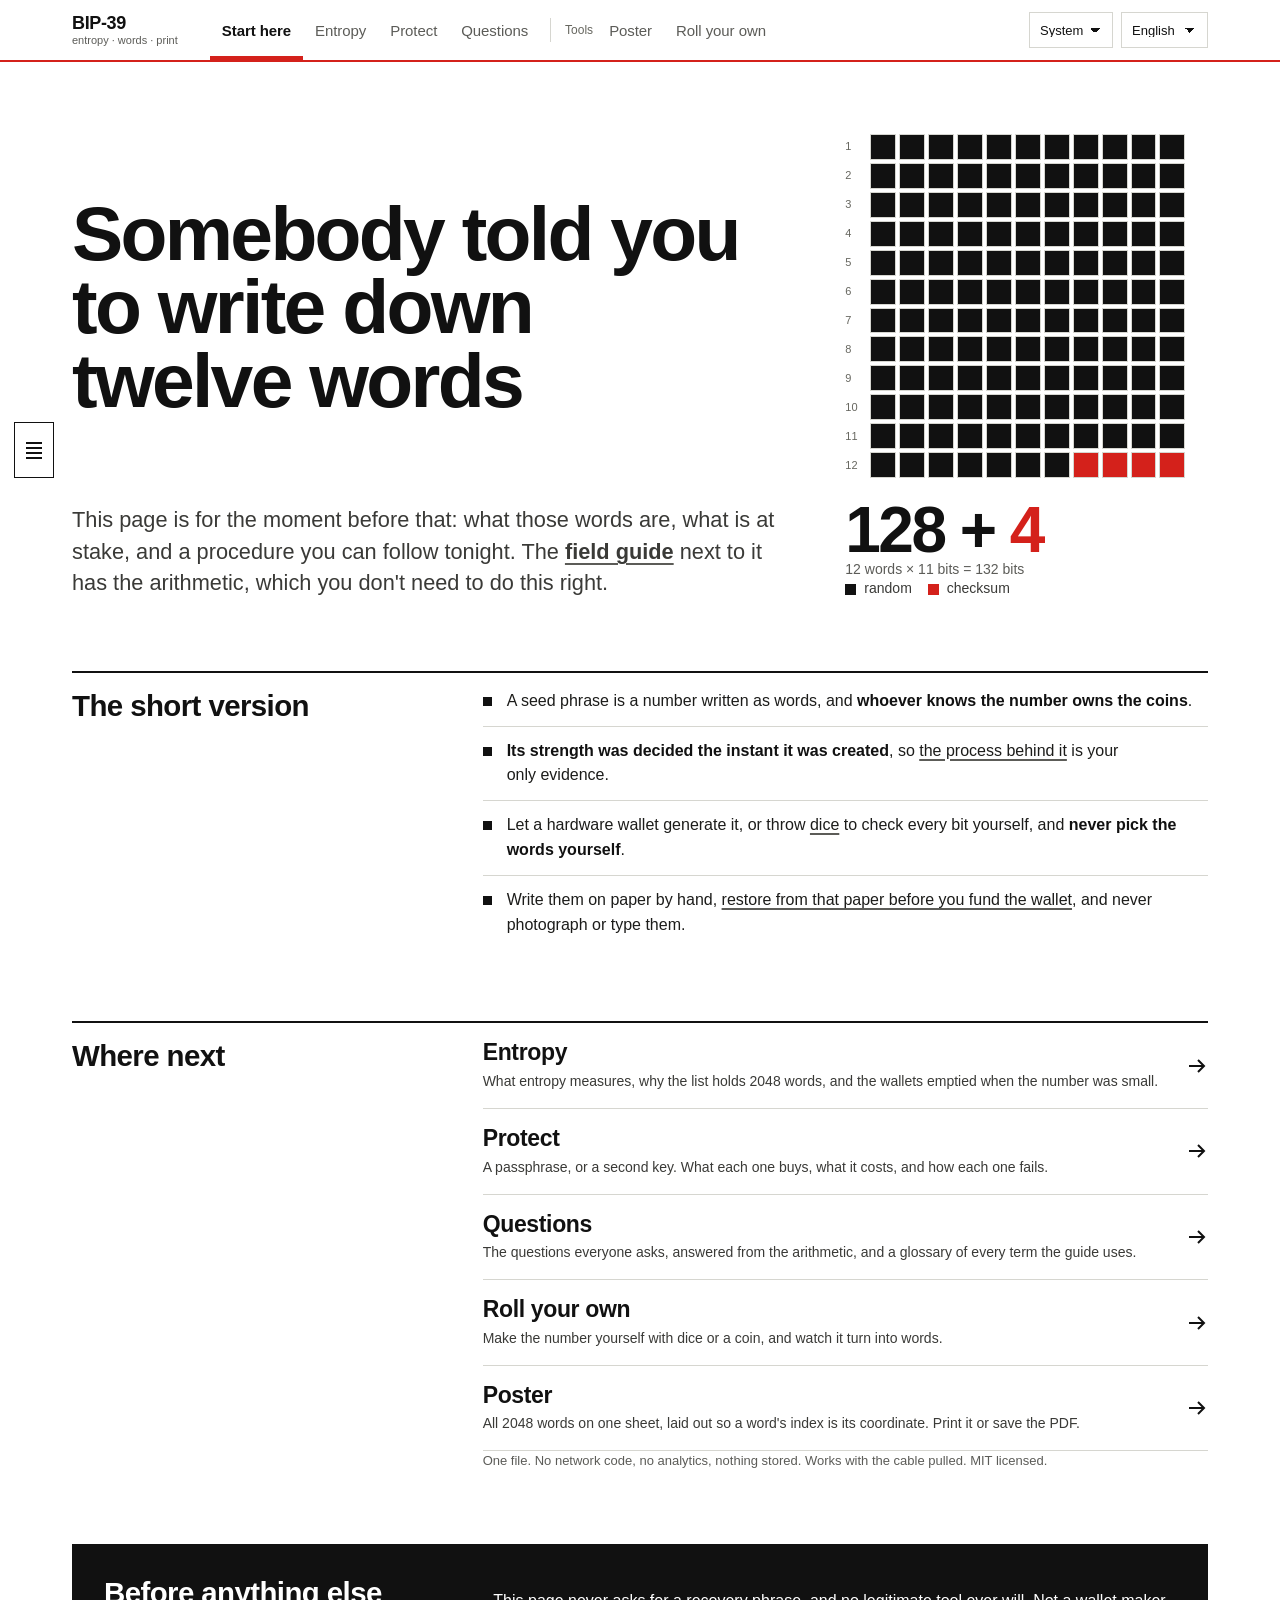
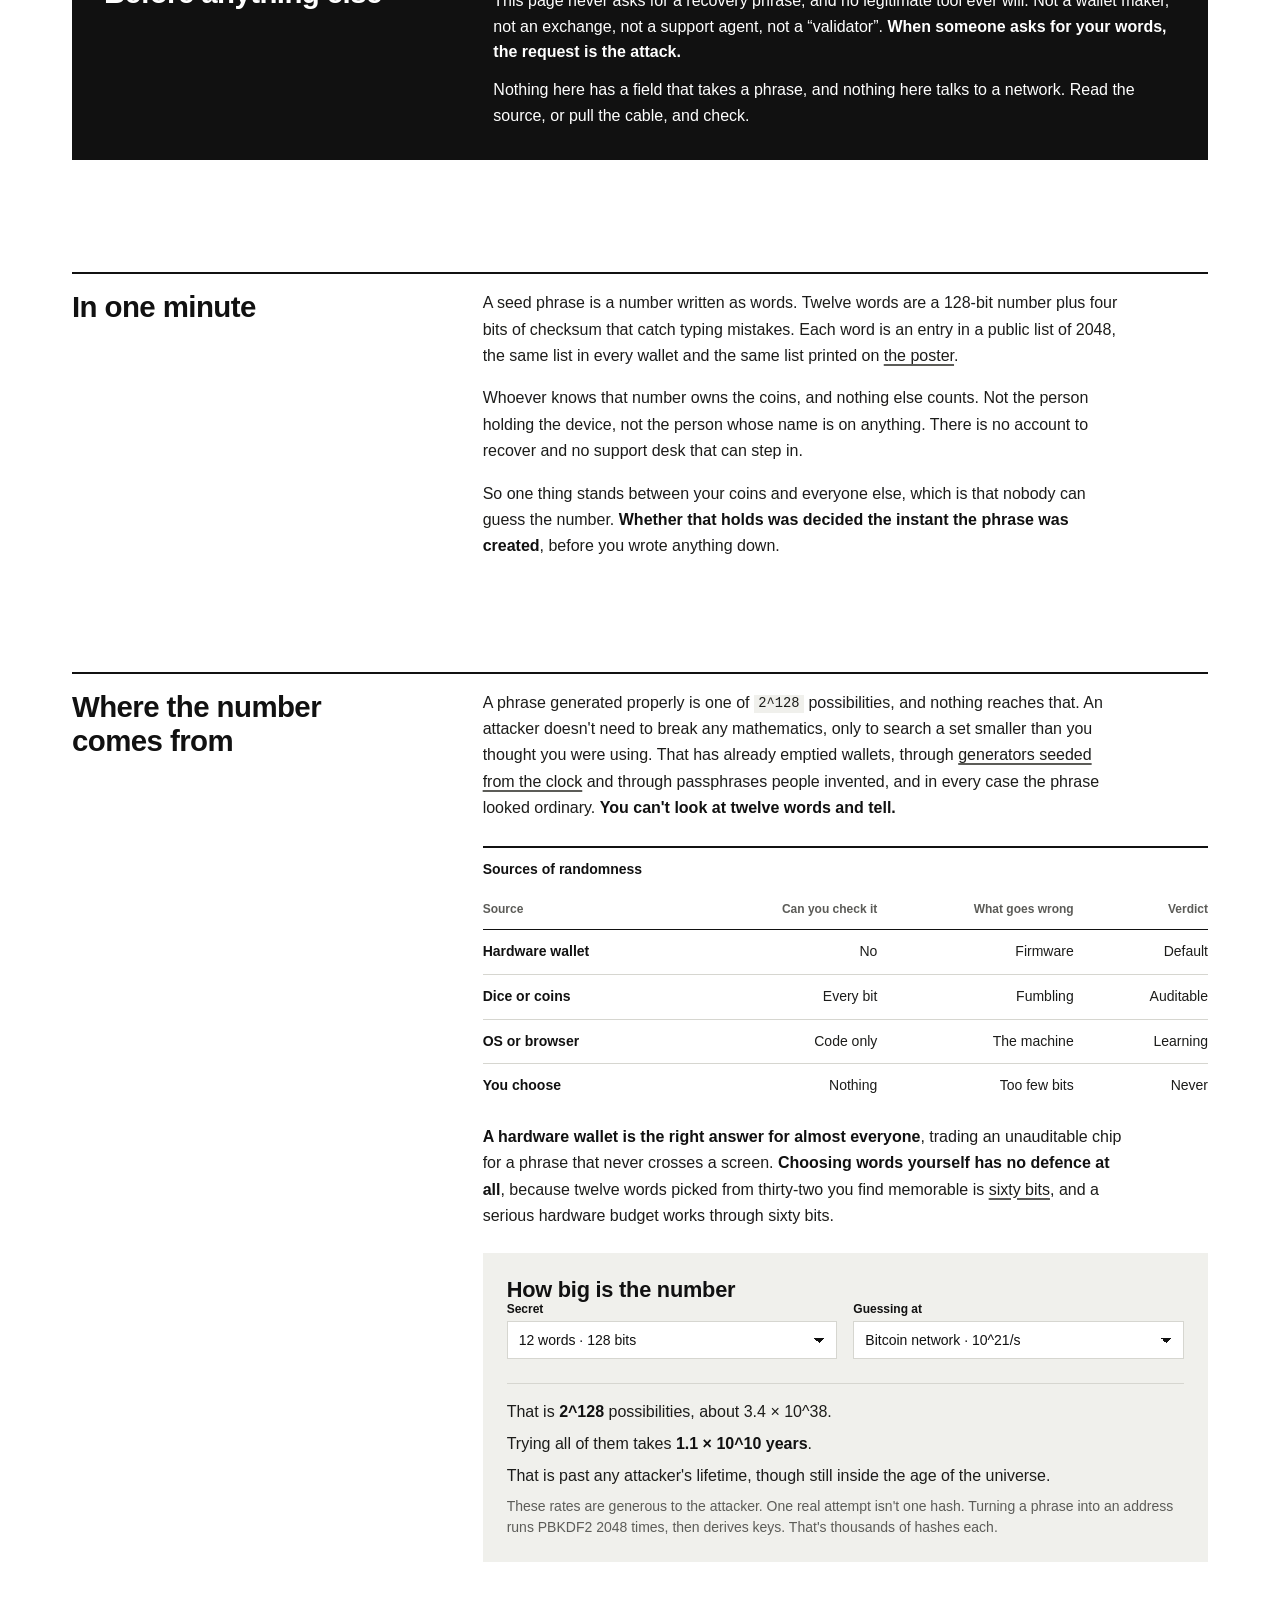
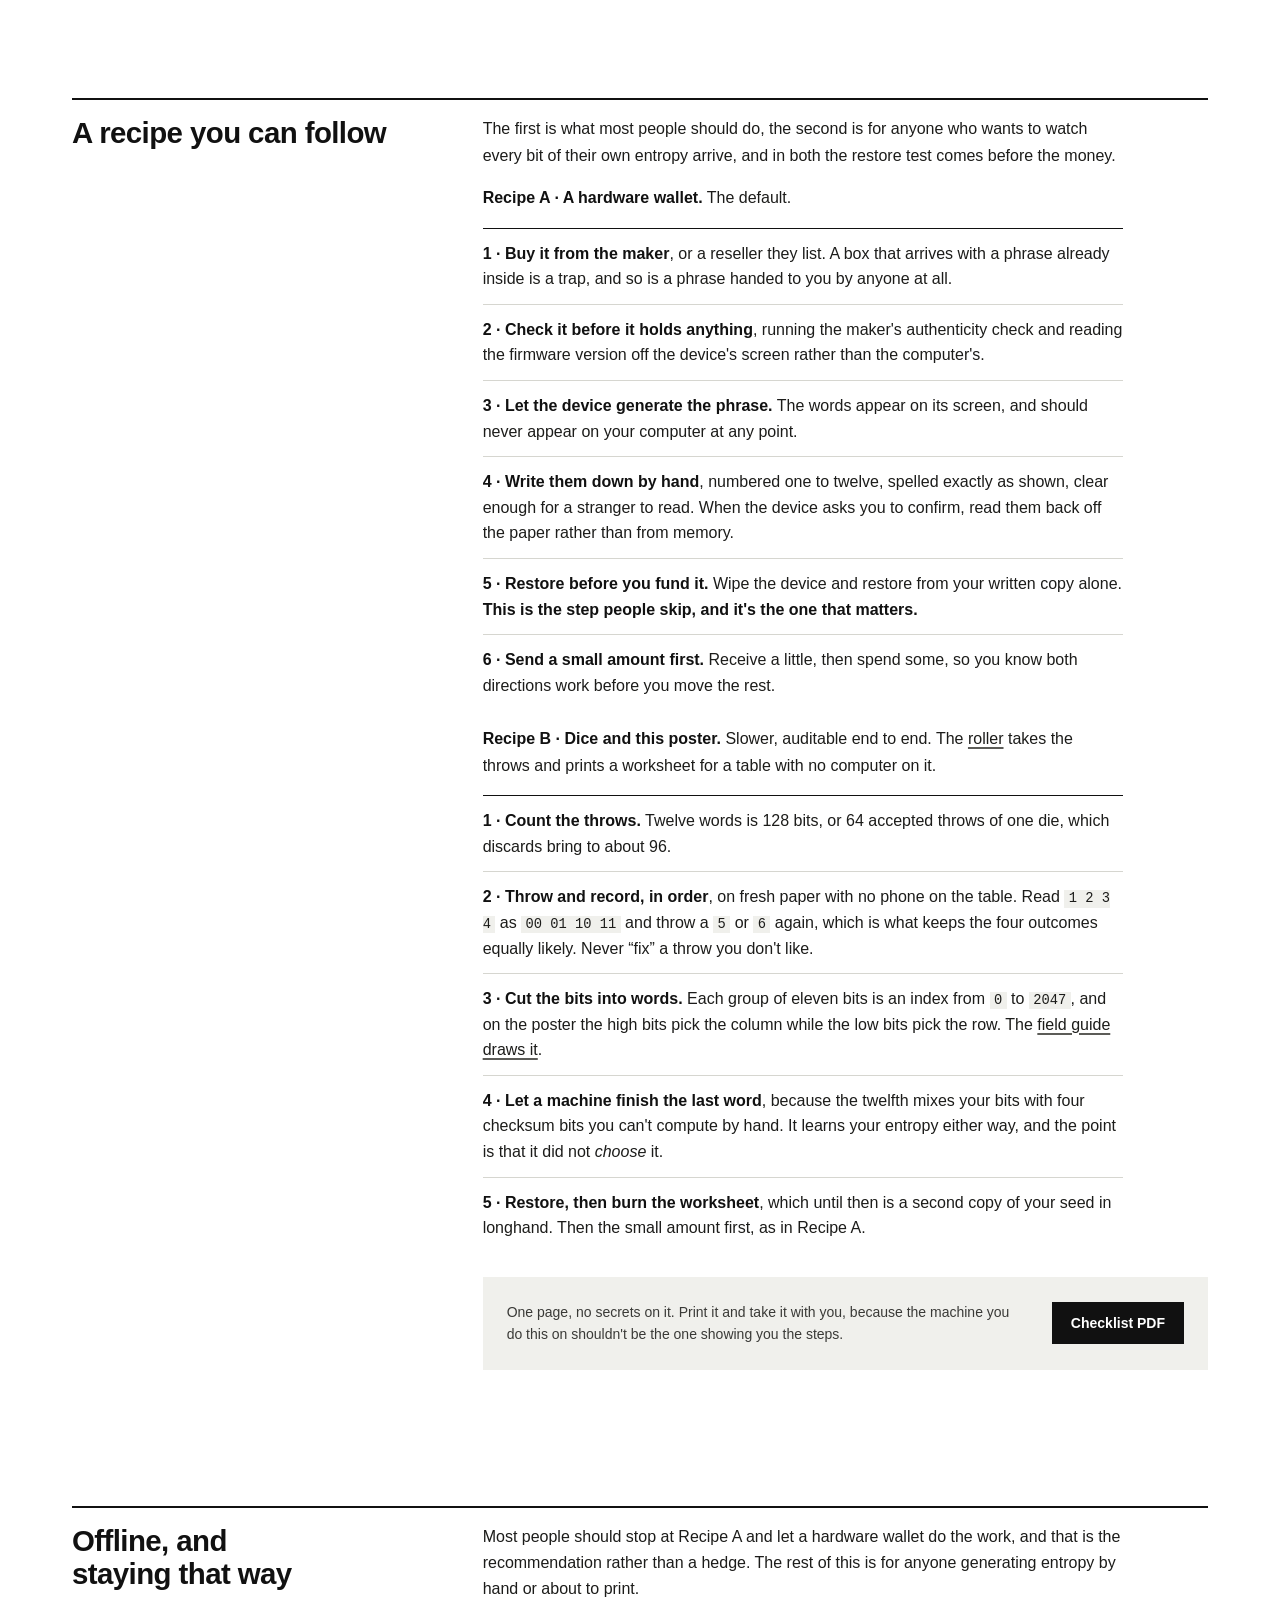
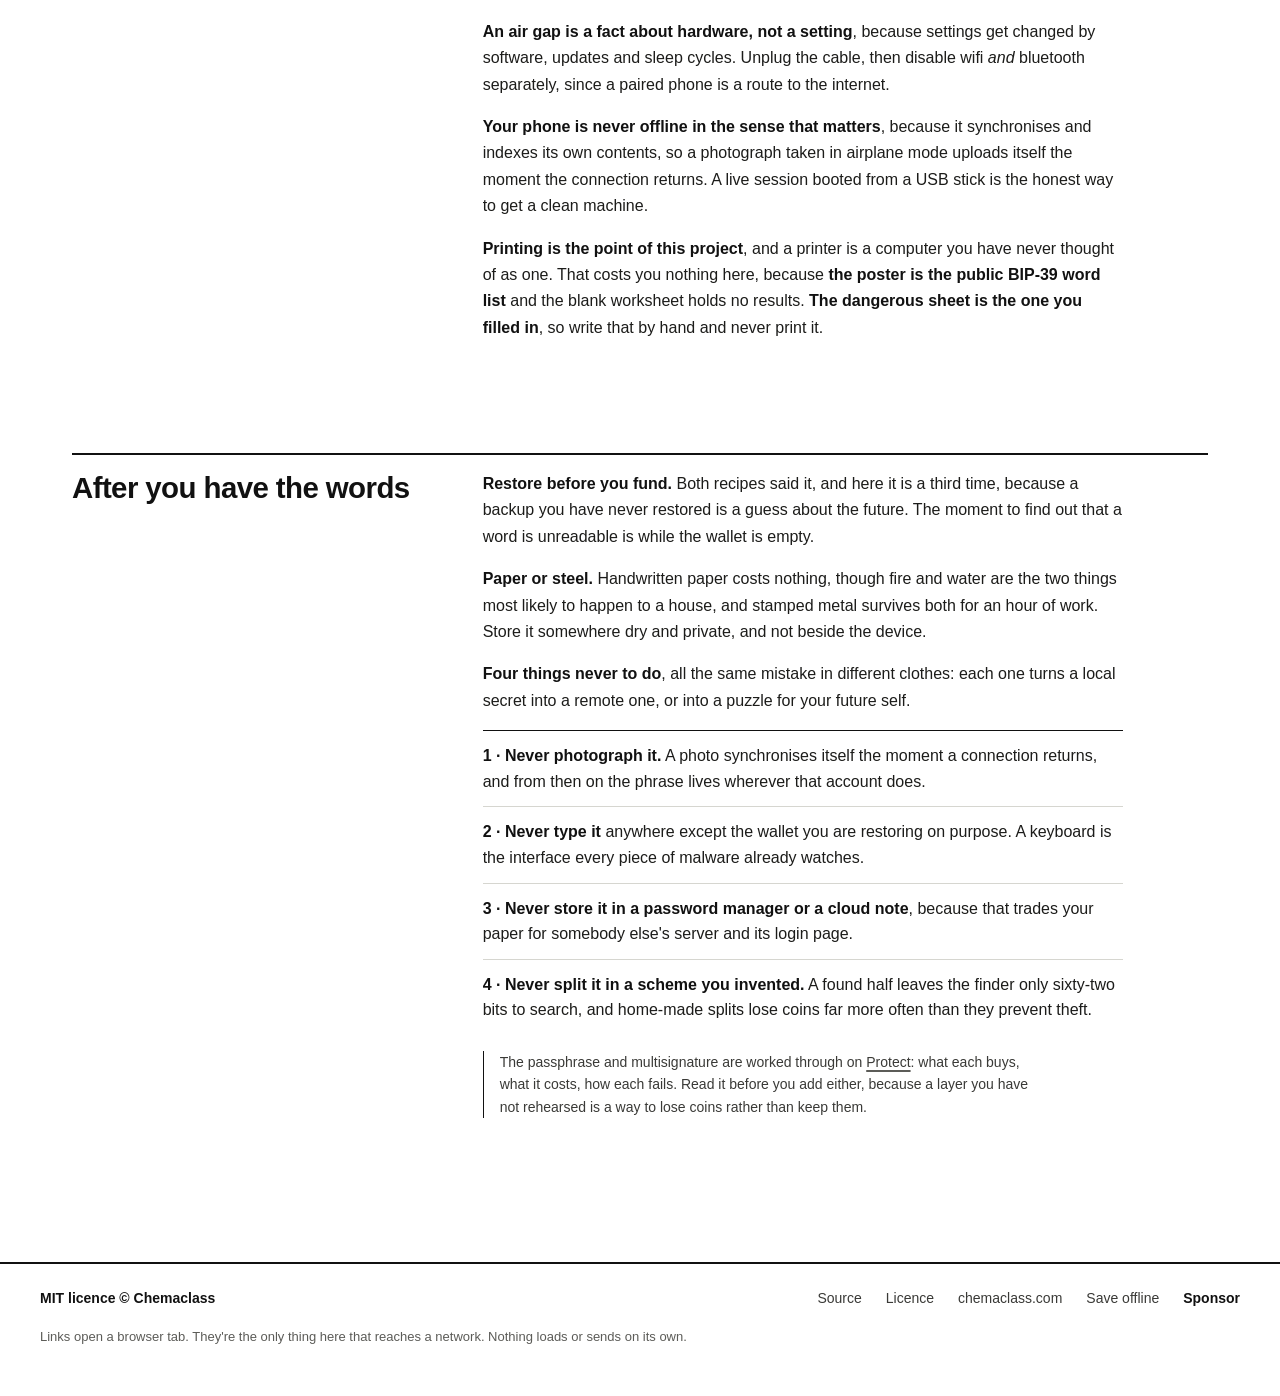
<file: index.html>
<!DOCTYPE html>
<html lang="en">
<head>
<meta charset="utf-8">
<meta name="viewport" content="width=device-width, initial-scale=1">
<title>BIP-39 seed phrase entropy: the 2048-word list, dice generation, and how not to lose your coins</title>
<meta name="description" content="What entropy is and why a BIP-39 seed phrase needs 128 bits of it. The wallets emptied when the number was small. How to generate a phrase with dice, add a passphrase or multisig, and print the whole 2048-word list. Offline, no network code, no tracking.">
<meta name="author" content="Chemaclass">
<meta name="robots" content="index, follow, max-image-preview:large, max-snippet:-1">
<meta name="color-scheme" content="dark light">
<meta name="theme-color" content="#121212" media="(prefers-color-scheme: dark)">
<meta name="theme-color" content="#ffffff" media="(prefers-color-scheme: light)">
<link rel="canonical" href="https://chemaclass.github.io/bip39-entropy/">

<meta property="og:type" content="website">
<meta property="og:site_name" content="BIP-39 entropy">
<meta property="og:url" content="https://chemaclass.github.io/bip39-entropy/">
<meta property="og:title" content="BIP-39 seed phrase entropy, in one offline page">
<meta property="og:description" content="Why a seed phrase is only as strong as the number behind it, the wallets emptied when that number was small, and how to make one yourself with dice. Plus the printable 2048-word list.">
<meta property="og:locale" content="en">
<meta property="og:locale:alternate" content="es">
<meta property="og:image" content="https://chemaclass.github.io/bip39-entropy/og.png">
<meta property="og:image:width" content="1200">
<meta property="og:image:height" content="630">
<meta property="og:image:alt" content="BIP-39 entropy: the 2048 word list as an eleven-bit address space">
<meta name="twitter:card" content="summary_large_image">
<meta name="twitter:title" content="BIP-39 seed phrase entropy, in one offline page">
<meta name="twitter:description" content="Why a seed phrase is only as strong as the number behind it, and how to make one yourself with dice.">
<meta name="twitter:image" content="https://chemaclass.github.io/bip39-entropy/og.png">

<!-- A grid of the word list, drawn rather than fetched, so the tab icon costs no request. -->
<link rel="icon" href="data:image/svg+xml,%3Csvg xmlns='http://www.w3.org/2000/svg' viewBox='0 0 32 32'%3E%3Crect width='32' height='32' fill='%23111111'/%3E%3Cg fill='%23ffffff'%3E%3Crect x='6' y='7' width='5' height='3'/%3E%3Crect x='13' y='7' width='9' height='3'/%3E%3Crect x='6' y='12' width='9' height='3'/%3E%3Crect x='17' y='12' width='5' height='3'/%3E%3Crect x='6' y='17' width='5' height='3'/%3E%3Crect x='13' y='17' width='13' height='3'/%3E%3C/g%3E%3Crect x='6' y='22' width='13' height='3' fill='%23d4211b'/%3E%3C/svg%3E">
<script type="application/ld+json">
[
 {
  "@context": "https://schema.org",
  "@type": "WebSite",
  "@id": "https://chemaclass.github.io/bip39-entropy/#website",
  "url": "https://chemaclass.github.io/bip39-entropy/",
  "name": "BIP-39 entropy",
  "description": "Why a BIP-39 seed phrase is only as strong as the number behind it, what happened when that number was small, and how to generate one yourself with dice or a coin.",
  "inLanguage": [
   "en",
   "es"
  ],
  "author": {
   "@type": "Person",
   "name": "Chemaclass",
   "url": "https://chemaclass.com"
  },
  "license": "https://opensource.org/licenses/MIT",
  "isAccessibleForFree": true
 },
 {
  "@context": "https://schema.org",
  "@type": "SoftwareApplication",
  "@id": "https://chemaclass.github.io/bip39-entropy/#tools",
  "name": "BIP-39 dice and coin generator, and printable word list",
  "url": "https://chemaclass.github.io/bip39-entropy/",
  "applicationCategory": "UtilitiesApplication",
  "operatingSystem": "Any browser, including with no network",
  "offers": {
   "@type": "Offer",
   "price": "0",
   "priceCurrency": "USD"
  },
  "description": "Build 128 or 256 bits of entropy from dice or coin throws and watch it become a BIP-39 phrase, print the full 2048-word list as an eleven-bit grid, or print a blank worksheet to do it away from a computer.",
  "featureList": [
   "Dice and coin entropy with rejection sampling",
   "BIP-39 checksum and word derivation",
   "Printable 2048-word poster as PDF",
   "Blank dice and coin worksheet",
   "Offline, no network requests"
  ]
 },
 {
  "@context": "https://schema.org",
  "@type": "FAQPage",
  "@id": "https://chemaclass.github.io/bip39-entropy/#faq",
  "mainEntity": [
   {
    "@type": "Question",
    "name": "Should I use 12 or 24 words?",
    "acceptedAnswer": {
     "@type": "Answer",
     "text": "Twelve words carry 128 bits of entropy and twenty-four carry 256. 128 bits is already past what brute force can reach, so 24 is not stronger against any attack that exists today. It is a hedge against future cryptanalysis and against Grover-style quantum search. Both lengths work in every conforming wallet."
    }
   },
   {
    "@type": "Question",
    "name": "Can I choose the words of my seed phrase myself?",
    "acceptedAnswer": {
     "@type": "Answer",
     "text": "No. Entropy is measured against what an attacker knows about how you chose, not against how arbitrary the result feels. Picking twelve words from a shortlist of thirty-two memorable ones is sixty bits, which a serious hardware budget works through. The checksum will not save you, because it checks transcription and nothing else."
    }
   },
   {
    "@type": "Question",
    "name": "Is it safe to print the whole BIP-39 word list?",
    "acceptedAnswer": {
     "@type": "Answer",
     "text": "Yes. The list is public and identical in every wallet, so a printed copy reveals nothing. What is dangerous is marking your own words on it. Twelve ticks on a grid of 2048 is a plaintext copy of your recovery phrase."
    }
   },
   {
    "@type": "Question",
    "name": "What is a BIP-39 passphrase, the 25th word?",
    "acceptedAnswer": {
     "@type": "Answer",
     "text": "An extra secret mixed into the derivation, so the same twelve words with a different passphrase produce a completely different wallet. It means the paper backup alone cannot spend. It has no checksum, a typo opens a valid empty wallet instead of failing, and forgetting it loses the coins as completely as losing the phrase."
    }
   },
   {
    "@type": "Question",
    "name": "Does the order of the seed phrase words matter?",
    "acceptedAnswer": {
     "@type": "Answer",
     "text": "Completely. The phrase is one number cut into eleven-bit groups, and each word is the group at a fixed position. Moving two words changes the number. A swap usually fails the checksum, but about one such mistake in sixteen passes it on a twelve-word phrase."
    }
   }
  ]
 }
]
</script>
<style id="pagestyle">@page { size: 210mm 297mm; margin: 0; }</style>
<style>
/* src/css/10-poster.css */
:root{
  /* Native widgets: select panels, scrollbars. They follow the page's theme,
     not the system's, so a forced theme carries all the way down. */
  color-scheme:light;
  --paper:#ffffff;
  --ink:#14161c;
  --ghost:#a4aab3;
  --verdigris:#2e6b5e;
  --rule:#dfe3e6;
  --rule-strong:#a7b0b4;
  --hair:0.2mm;

  /* The chrome is a white field, black ink and one red. The red marks three
     things only: the checksum, where you are, and what to do next. */
  --chrome:#ffffff;
  --chrome-2:#f0f0ec;
  --chrome-3:#d6d6d0;
  --chrome-ink:#111111;
  --chrome-dim:#5c5c58;
  --patina:#d4211b;
  --amber:#111111;

  /* Text steps and washes, named so a second theme is a palette swap rather
     than a hunt through five files for hex codes. */
  --text-1:#1c1c1a;
  --text-2:#3a3a37;
  --text-3:#5c5c58;
  --text-4:#66665f;
  --veil:rgba(255,255,255,.96);
  --tint:rgba(0,0,0,.035);
  --accent-line:var(--chrome-dim);
  --warn-wash:#f0f0ec;
  --patina-lift:#a8150f;
  --bit-0:#d6d6d0;
  --bit-1:#111111;

  /* Eleven cells, the eleven bits of 837, the index of the word on the poster's
     own legend, set on an 88px repeat. */
  --bit-rule:linear-gradient(90deg,var(--bit-0) 0px 6px,transparent 6px 8px,var(--bit-1) 8px 14px,transparent 14px 16px,var(--bit-1) 16px 22px,transparent 22px 24px,var(--bit-0) 24px 30px,transparent 30px 32px,var(--bit-1) 32px 38px,transparent 38px 40px,var(--bit-0) 40px 46px,transparent 46px 48px,var(--bit-0) 48px 54px,transparent 54px 56px,var(--bit-0) 56px 62px,transparent 62px 64px,var(--bit-1) 64px 70px,transparent 70px 72px,var(--bit-0) 72px 78px,transparent 78px 80px,var(--bit-1) 80px 86px,transparent 86px 88px);

  --mono:ui-monospace,"SF Mono",SFMono-Regular,Menlo,Consolas,"Liberation Mono",monospace;
  /* The poster's word faces. The type solver measures the sheet against these,
     so the chrome's own face lives in --sans and never touches the print. */
  --grot:system-ui,-apple-system,"Segoe UI","Helvetica Neue",Helvetica,Arial,"Liberation Sans",sans-serif;
  --serif:"Iowan Old Style","Palatino Linotype",Palatino,Georgia,"Liberation Serif",serif;
  --face:var(--grot);
  --sans:"Helvetica Neue",Helvetica,Arial,"Liberation Sans",system-ui,sans-serif;

  /* ── the scales ──────────────────────────────────────────────────
     Three ramps the chrome measures itself against, so a new component
     inherits the page's rhythm instead of inventing a fourth set of
     numbers. The sheet below is drawn in mm and shares none of this. */

  /* Square corners. The grid is the structure, and a radius softens the one
     thing it has to say. */
  --r-1:0;
  --r-2:0;
  --r-3:0;

  /* Space, in a 4px rhythm. Anything between two steps is a mistake. */
  --sp-1:4px;
  --sp-2:8px;
  --sp-3:12px;
  --sp-4:16px;
  --sp-5:24px;
  --sp-6:32px;
  --sp-7:48px;
  --sp-8:72px;
  --sp-9:112px;

  /* The column every view shares, and its gutter. */
  --measure:1200px;
  --gutter:32px;

  /* Depth. Rules and fields carry the structure, so a thing on the page has
     none. Only what floats over it, a menu or the back-to-top button, lifts. */
  --e-2:0 8px 28px rgba(0,0,0,.14);
  /* Paper on a desk, which is deeper than anything else the page stacks. */
  --sheet-lift:0 10px 34px rgba(20,22,28,.16);

  /* Reading sizes, fluid between a phone and a desktop. */
  --fs-label:12px;
  --fs-sm:14px;
  --fs-body:clamp(16px,1.15vw,17.5px);
  --fs-lead:clamp(18px,1.7vw,22px);
  --fs-h2:clamp(22px,2.3vw,30px);
  --fs-h1:clamp(38px,6vw,80px);

  --track:.01em;
}

/* ─────────── dark ───────────
   The sheet is always a sheet: --paper, --ink and the rules above belong to the
   printed artifact and never change. Only the chrome around it inverts. */
:root[data-theme="dark"]{
  color-scheme:dark;
  --chrome:#121212;
  --chrome-2:#1e1e1c;
  --chrome-3:#34342f;
  --chrome-ink:#f2f2ee;
  --chrome-dim:#a3a39c;
  --patina:#ff5a4a;
  --amber:#f2f2ee;
  --text-1:#dcdcd6;
  --text-2:#c4c4bd;
  --text-3:#a3a39c;
  --text-4:#8e8e87;
  --veil:rgba(18,18,18,.96);
  --tint:rgba(255,255,255,.045);
  --warn-wash:#1e1e1c;
  --patina-lift:#ff8174;
  --bit-0:#34342f;
  --bit-1:#f2f2ee;
  --e-2:0 8px 28px rgba(0,0,0,.5);
  --sheet-lift:0 12px 40px rgba(0,0,0,.5);
}

@media (prefers-color-scheme:dark){
  :root:not([data-theme="light"]){
    color-scheme:dark;
    --chrome:#121212;
    --chrome-2:#1e1e1c;
    --chrome-3:#34342f;
    --chrome-ink:#f2f2ee;
    --chrome-dim:#a3a39c;
    --patina:#ff5a4a;
    --amber:#f2f2ee;
    --text-1:#dcdcd6;
    --text-2:#c4c4bd;
    --text-3:#a3a39c;
    --text-4:#8e8e87;
    --veil:rgba(18,18,18,.96);
    --tint:rgba(255,255,255,.045);
    --warn-wash:#1e1e1c;
    --patina-lift:#ff8174;
    --bit-0:#34342f;
    --bit-1:#f2f2ee;
    --e-2:0 8px 28px rgba(0,0,0,.5);
    --sheet-lift:0 12px 40px rgba(0,0,0,.5);
  }
}

*{box-sizing:border-box}
html,body{margin:0;padding:0}
body{
  background:var(--chrome);color:var(--chrome-ink);
  font-family:var(--sans);
  -webkit-print-color-adjust:exact;print-color-adjust:exact;
}

/* ─────────── control bar ─────────── */
.bar{padding:var(--sp-3) 0 var(--sp-4);border-top:1px solid var(--chrome-3)}
.bar-in{max-width:var(--measure);margin:0 auto;padding:0 var(--gutter);display:flex;flex-wrap:wrap;
  gap:var(--sp-3) var(--sp-4);align-items:flex-end}
.brand{display:flex;flex-direction:column;gap:3px;margin-right:var(--sp-2)}
.brand b{font:800 18px/1 var(--sans);letter-spacing:-.02em}
.brand span{font:500 11px/1 var(--sans);color:var(--text-3)}
.ctl{display:flex;flex-direction:column;gap:6px;min-width:0}
.ctl>label{font:700 var(--fs-label)/1 var(--sans);color:var(--chrome-ink)}

/* One control surface for every job: a menu, a field and a button are the same
   object with different work to do. 36px is the shortest a pointer target can
   be before it starts costing accuracy; the phone breakpoint raises it again. */
select,input[type=search],input[type=text],button{
  font:500 var(--fs-sm)/1 var(--sans);color:var(--chrome-ink);
  background:var(--chrome);border:1px solid var(--chrome-3);
  border-radius:var(--r-1);padding:9px 11px;min-height:38px}
@media (prefers-reduced-motion:no-preference){
  select,input[type=search],input[type=text],button{
    transition:background-color .14s ease,border-color .14s ease,color .14s ease}
}
/* The chevron is two gradients on the element itself, so every select on the
   page carries the same one without a wrapper element around it. */
/* A select is as wide as its longest option, and one option here is a sentence.
   Without the clamp that sets the width of a 320px phone. */
select{max-width:100%;appearance:none;-webkit-appearance:none;padding-right:30px;cursor:pointer;
  background-image:linear-gradient(45deg,transparent 50%,var(--chrome-ink) 50%),
    linear-gradient(135deg,var(--chrome-ink) 50%,transparent 50%);
  background-position:calc(100% - 17px) center,calc(100% - 12px) center;
  background-size:5px 5px;background-repeat:no-repeat}
select:hover{border-color:var(--chrome-ink)}
input[type=search],input[type=text]{width:180px;max-width:100%}
input[type=search]::placeholder,input[type=text]::placeholder{color:var(--text-4)}
input[type=search]:hover,input[type=text]:hover{border-color:var(--chrome-ink)}
input{caret-color:var(--patina)}

/* A button is an outlined block that fills with ink under the pointer and
   goes down when pressed. That is the whole difference between a control and
   a label. */
button{cursor:pointer;font-weight:700;border-color:var(--chrome-ink)}
button:hover{background:var(--chrome-ink);color:var(--chrome)}
button:active{transform:translateY(1px)}
button[disabled]{opacity:.4;cursor:not-allowed;transform:none;
  background:var(--chrome);color:var(--chrome-ink)}
/* The one action a panel exists for is solid ink, and red once you reach it. */
.btn-print{background:var(--chrome-ink);border-color:var(--chrome-ink);color:var(--chrome)}
.btn-print:hover{background:var(--patina);border-color:var(--patina);color:var(--chrome)}

.toggles{display:flex;gap:var(--sp-3);flex-wrap:wrap;align-items:center}
/* The whole row is the target, not the 16px box inside it. */
.tg{display:flex;align-items:center;gap:var(--sp-2);min-height:38px;
  font:500 var(--fs-sm)/1 var(--sans);color:var(--text-2);cursor:pointer}
.tg input{accent-color:var(--chrome-ink);width:16px;height:16px;margin:0;cursor:pointer}
.tg:hover{color:var(--chrome-ink)}

/* One ring, everywhere, and it never sits under the thing it is marking. */
:focus-visible{outline:2px solid var(--patina);outline-offset:2px}

.readout{max-width:var(--measure);margin:10px auto 0;padding:0 var(--gutter);display:flex;flex-wrap:wrap;gap:6px 16px;align-items:baseline;
  font:400 12px/1.5 var(--mono);color:var(--text-3);font-variant-numeric:tabular-nums}
.readout .spec{color:var(--chrome-ink);font-weight:600}
.readout .pt{color:var(--chrome-ink);font-weight:700}
.readout .pt.small{color:var(--text-2)}
.readout .hit{color:var(--patina)}

/* ─────────── sheets ─────────── */
/* A white sheet on a white field has no edge, so the poster sits on the grey. */
#view-poster{background:var(--chrome-2)}
.stage{padding:32px 16px 72px;display:flex;flex-direction:column;align-items:center;gap:32px}
/* Sized in px to the sheet's *scaled* footprint: a transform does not shrink the
   layout box, so without this the document is as wide as the unscaled sheet and
   large paper scrolls sideways. */
.sheetwrap{flex:0 0 auto}
.sheet{background:var(--paper);color:var(--ink);transform-origin:top left;
  box-shadow:var(--sheet-lift);display:flex;flex-direction:column;
  font-family:var(--face);overflow:hidden}

.masthead{overflow:hidden;display:flex;justify-content:space-between;align-items:flex-end;gap:5mm;flex:0 0 auto}
.mh-l{display:flex;flex-direction:column;min-width:0}
.eyebrow{font-family:var(--mono);letter-spacing:.3em;text-transform:uppercase;color:var(--verdigris)}
.title{font-family:var(--mono);font-weight:700;letter-spacing:-.015em;line-height:.95;text-transform:uppercase}
.title em{font-style:normal;color:var(--verdigris)}
.subtitle{font-family:var(--face);color:#5a6169;line-height:1.32}
.mh-r{display:flex;flex-direction:column;align-items:flex-end;gap:1.4mm;text-align:right;flex:0 0 auto}

.decoder{border:var(--hair) solid var(--rule-strong);display:flex;flex-direction:column}
.dec-label{font-family:var(--mono);letter-spacing:.18em;text-transform:uppercase;color:var(--verdigris)}
.bits{display:flex;align-items:center;font-family:var(--mono)}
.bit{border:var(--hair) solid var(--rule-strong);display:flex;align-items:center;justify-content:center;
  font-variant-numeric:tabular-nums}
.bit.on{background:var(--verdigris);color:#fff;border-color:var(--verdigris)}
.dec-math{font-family:var(--mono);color:#5a6169;font-variant-numeric:tabular-nums;white-space:nowrap}
.dec-math b{color:var(--ink);font-weight:700}
.dec-word{font-family:var(--face);font-weight:700;letter-spacing:-.01em}

.grid{flex:1 1 auto;display:grid;align-content:stretch;min-height:0}
.cell{display:flex;align-items:center;overflow:hidden;white-space:nowrap}
.w{padding-right:.5mm;letter-spacing:-.005em;color:var(--ghost)}
.w b{font-weight:inherit;color:var(--ink)}
body.plain .w{color:var(--ink)}
.rl{font-family:var(--mono);color:#8b939a;justify-content:flex-end;
  font-variant-numeric:tabular-nums;padding:0 1mm}
.rl.oct{color:#3f474d;font-weight:600}
.rule8{border-top:var(--hair) solid var(--rule)}
.rule64{border-top:var(--hair) solid var(--rule-strong)}
.vsep{border-left:var(--hair) solid var(--rule)}
.axis{display:flex;flex-direction:column;justify-content:flex-end;align-items:flex-start;
  padding-bottom:.8mm;border-bottom:0.3mm solid var(--ink)}
.axis .base{font-family:var(--mono);font-weight:700;color:var(--ink);
  font-variant-numeric:tabular-nums;line-height:1.05}
.axis .nib{font-family:var(--mono);color:var(--verdigris);letter-spacing:.1em;line-height:1.2}

.colophon{flex:0 0 auto;display:flex;justify-content:space-between;gap:4mm;
  border-top:0.3mm solid var(--ink);font-family:var(--mono);color:#5a6169;letter-spacing:.03em}
.colophon span{white-space:nowrap;overflow:hidden;text-overflow:ellipsis}
.colophon .lead{color:var(--ink);font-weight:700;letter-spacing:.14em;text-transform:uppercase}

.w.found{background:#d9f0e6;color:var(--ink);box-shadow:0 0 0 .3mm var(--verdigris)}
.w.found b{color:var(--verdigris)}
.w.pinned{background:var(--verdigris);color:#fff}
.w.pinned b{color:#fff}
@media (prefers-reduced-motion:no-preference){ .w{transition:background-color .12s ease} }

/* src/css/20-site.css */
/* ─────────── site chrome: header, tabs, views ─────────── */
/* Visible only when tabbed to. Nine controls sit between the top of the
   document and the first sentence, which is nine too many on a keyboard. */
.skip{position:absolute;left:-9999px;top:0;z-index:40;
  font:700 var(--fs-sm)/1 var(--sans);
  color:var(--chrome);background:var(--chrome-ink);
  padding:14px 18px;text-decoration:none}
.skip:focus{left:12px;top:12px}
main:focus{outline:none}

/* No backdrop-filter: --veil is 96% opaque, so a blur behind it would cost a
   compositing pass per frame for pixels nobody can see. */
.chrome{position:sticky;top:0;z-index:20;background:var(--veil);
  border-bottom:2px solid var(--chrome-ink)}
.top{padding:0}
/* The bar shares its edges with everything under it, on every view, so the brand
   and the prose start at the same x and switching tabs moves nothing. The poster's
   own control bar takes the same box, in 10-poster.css. */
.top-in{max-width:var(--measure);margin:0 auto;padding:0 var(--gutter);display:flex;
  align-items:stretch;gap:0 var(--sp-5);flex-wrap:wrap;min-height:60px}
.brand{text-decoration:none;color:inherit;flex:0 0 auto;justify-content:center}
.brand:hover b{color:var(--patina)}

/* A flex line wraps on an item's content width, before shrinking is considered,
   so a track holding six tabs used to push the language and theme menus onto a
   second row. A zero basis takes the track out of that decision: it claims what
   is left of the row and scrolls its own tabs if even that runs out. */
.tabs-row{display:flex;min-width:0;flex:1 1 0}
.tabs{display:flex;align-items:stretch;gap:0;
  min-width:0;max-width:100%;overflow-x:auto;scrollbar-width:none}
.tabs::-webkit-scrollbar{display:none}
.tabs a{display:flex;align-items:center;
  font:500 15px/1 var(--sans);letter-spacing:-.005em;
  color:var(--text-3);text-decoration:none;white-space:nowrap;
  padding:0 12px;box-shadow:inset 0 0 0 transparent}
.tabs a:hover{color:var(--chrome-ink)}
/* Scrolling makes the track clip on both axes, and an offset ring is what gets
   clipped. Inset it. */
.tabs a:focus-visible{outline-offset:-2px}
/* Where you are is ink and a red bar standing on the header's own rule. */
.tabs a.on,.tabs a.on:hover{color:var(--chrome-ink);font-weight:700;
  box-shadow:inset 0 -4px 0 var(--patina)}

.top-act{display:flex;align-items:center;gap:var(--sp-2);margin-left:auto;flex:0 0 auto}
.langsel{display:flex;align-items:center}
.langsel select{min-height:36px;padding:6px 28px 6px 10px;font-size:13px;border-color:var(--chrome-3)}
@media (prefers-reduced-motion:no-preference){
  .tabs a,.foot-links a,.langsel select{transition:background-color .12s ease,
    color .12s ease,border-color .12s ease,box-shadow .12s ease}
}
.vh{position:absolute;width:1px;height:1px;margin:-1px;padding:0;overflow:hidden;
  clip:rect(0 0 0 0);white-space:nowrap;border:0}

/* Nothing may out-specify this. A later rule with equal specificity, such as
   .view.has-rail{display:grid}, silently keeps a hidden view on the page. */
.view[hidden]{display:none !important}

/* Prose links stay neutral until the pointer makes one the next action. */
.learn-sec a,.learn-lead a,.learn-tldr a,.roll-lead a,.roll-fact a{color:inherit;
  text-decoration:underline;text-decoration-color:var(--accent-line);
  text-decoration-thickness:2px;text-underline-offset:.2em}
.learn-sec a:hover,.learn-lead a:hover,.learn-tldr a:hover,.roll-lead a:hover,
.roll-fact a:hover{color:var(--patina);text-decoration-color:var(--patina)}
.roll-lead em{font-style:normal;font-weight:700;color:var(--chrome-ink)}

/* Below this the track stops fitting beside the brand and the controls. Sending
   it to a row of its own keeps the bar at two rows rather than three, and keeps
   the controls reachable. */
@media (max-width:1000px){
  .top-in{min-height:0}
  .brand{padding:10px 0}
  .tabs-row{order:2;flex:1 0 100%;margin:0 calc(-1 * var(--gutter));padding:0 calc(var(--gutter) - 12px);
    border-top:1px solid var(--chrome-3)}
  .top-act{order:1}
  /* A tab is something you hit with a thumb here. */
  .tabs a{min-height:46px}
  /* A sideways scroller at its end hands the swipe to the browser, which reads
     it as a back gesture. */
  .tabs{overscroll-behavior-x:contain}
  /* The word between the groups becomes the divider it was drawn around. */
  .tabs-sep{width:1px;padding:0;margin:12px 8px;color:transparent;overflow:hidden;
    background:var(--chrome-3);border:0}
}

@media (max-width:560px){
  :root{--gutter:16px}
  .top-in{gap:0 10px}
  /* The tagline is decoration and the headline underneath says the same thing.
     Its width is what buys the controls a place on the brand's row. Hidden
     rather than dropped, so the brand link still reads out in full. */
  .brand span{position:absolute;width:1px;height:1px;overflow:hidden;
    clip:rect(0 0 0 0);white-space:nowrap}
  .tabs a{padding:0 10px;font-size:15px}
  /* iOS Safari zooms the page when a focused control's text is under 16px, and
     it does not zoom back out. Every control on the page pays for that, so on a
     phone they all get 16px whatever it costs in width. A thumb is wider than a
     pointer, so the same controls get the 44px a thumb needs. */
  select,input[type=search],input[type=text],button{font-size:16px;min-height:44px}
  .langsel select{min-height:44px;padding:6px 28px 6px 10px}
}

/* ─────────── the enhancement layer ─────────── */
/* Each rule here degrades to nothing: a browser without the feature shows the
   site exactly as before, never a broken one. */

/* Selected text answers in the site's own colour. */
::selection{background:var(--chrome-ink);color:var(--chrome)}

/* Scrollbars follow the theme instead of glaring in the dark one. */
html{scrollbar-color:var(--chrome-3) transparent}
.learn-tblwrap{scrollbar-width:thin}

/* The mobile tap flash says nothing the :active states don't already. */
html{-webkit-tap-highlight-color:transparent}

/* Headings balance their lines; prose avoids a one-word last line. */
.learn h1,.learn h2,.roll-h{text-wrap:balance}
.learn p,.learn li,.roll p{text-wrap:pretty}

@media (prefers-reduced-motion:no-preference){
  /* Anchors travel instead of teleporting. Tab switches stay instant, because
     the router scrolls those with behavior "instant". */
  html{scroll-behavior:smooth}
  /* A view fades in rather than banging on. Opacity only: a transform here
     would hand the rail's fixed position a containing block. */
  .view:not([hidden]){animation:viewin .16s ease both}
}
@keyframes viewin{from{opacity:0}to{opacity:1}}

/* How far into the page you are, drawn on the chrome's bottom rule, scroll
   driven in CSS alone. The poster is an artefact rather than a read, so it
   carries no bar. */
@supports (animation-timeline:scroll()){
  body:not([data-view="poster"]) .chrome::after{
    content:"";position:absolute;left:0;right:0;bottom:-2px;height:2px;
    background:var(--patina);transform-origin:0 50%;pointer-events:none;
    animation:readprog linear both;animation-timeline:scroll(root)}
}
@keyframes readprog{from{transform:scaleX(0)}to{transform:scaleX(1)}}

/* ─────────── footer ─────────── */
.foot{border-top:2px solid var(--chrome-ink);margin-top:var(--sp-8);
  padding:var(--sp-5) var(--gutter) var(--sp-7)}
.foot-in{max-width:var(--measure);margin:0 auto;display:flex;flex-wrap:wrap;gap:var(--sp-3) var(--sp-6);
  align-items:baseline;justify-content:space-between}
.foot-lic{font:700 var(--fs-sm)/1.5 var(--sans);color:var(--chrome-ink)}
.foot-links{display:flex;flex-wrap:wrap;gap:var(--sp-2) var(--sp-5)}
.foot-links a{font:500 var(--fs-sm)/1.5 var(--sans);
  color:var(--text-2);text-decoration:none;border-bottom:2px solid transparent}
.foot-links a:hover{color:var(--chrome-ink);border-bottom-color:var(--patina)}
.foot-links a.foot-sponsor{color:var(--chrome-ink);font-weight:700}
.foot-note{max-width:var(--measure);margin:var(--sp-4) auto 0;font:400 13px/1.6 var(--sans);color:var(--text-3)}
/* #view-poster sits on the grey, and the footer under it should too. */
body[data-view="poster"] .foot{margin-top:0;background:var(--chrome-2)}

@media (max-width:560px){
  .foot{padding:var(--sp-5) var(--gutter) var(--sp-7)}
  .foot-in{gap:var(--sp-2) var(--sp-4)}
}

/* src/css/30-roll.css */
/* ─────────── roll your own ─────────── */
.roll{max-width:var(--measure);margin:0 auto;padding:var(--sp-8) var(--gutter) var(--sp-8);font-family:var(--sans)}
.roll-h{font:800 var(--fs-h1)/.96 var(--sans);letter-spacing:-.035em;margin:0 0 var(--sp-5)}
.roll-lead{font:400 var(--fs-lead)/1.45 var(--sans);color:var(--text-2);margin:0 0 var(--sp-6);max-width:34em}

/* The same reversed block as the guide's warning: the one thing that interrupts. */
.roll-warn{background:var(--chrome-ink);color:var(--chrome);
  padding:var(--sp-4) var(--sp-5);font:400 var(--fs-body)/1.55 var(--sans);
  margin:0 0 var(--sp-6);max-width:56em}
.roll-warn b{font-weight:800}
.roll-warn em{font-style:normal;font-weight:700}
.roll-warn a{color:inherit}

/* Setup above the rule, throwing below it. */
.roll-ctl{display:flex;flex-wrap:wrap;gap:var(--sp-4) var(--sp-5);align-items:flex-end;
  padding:var(--sp-4) 0 var(--sp-5);border-top:2px solid var(--chrome-ink);
  border-bottom:1px solid var(--chrome-3);margin-bottom:var(--sp-6)}

#rollload{width:230px;font:400 var(--fs-sm)/1 var(--mono);letter-spacing:.04em}

/* Answers a keypress, so it sits on a wash rather than floating as loose text. */
.roll-err{font:500 var(--fs-sm)/1.6 var(--sans);color:var(--chrome-ink);
  background:var(--chrome-2);
  padding:var(--sp-2) var(--sp-3);margin:0 0 var(--sp-4)}
.roll-err.bad{font-weight:700}

/* The pad is where the hand works. A pressed key has to answer before the bits do. */
.roll-pad{display:flex;flex-wrap:wrap;gap:var(--sp-2);margin-bottom:var(--sp-2)}
.roll-key{width:68px;height:68px;font:800 22px/1 var(--sans);color:var(--chrome-ink);
  background:var(--chrome);border:1px solid var(--chrome-ink);border-radius:var(--r-2);
  cursor:pointer;
  display:flex;flex-direction:column;align-items:center;justify-content:center;gap:var(--sp-1);
  /* a pad is tapped fast: no double-tap zoom delay, no text selection under the thumb */
  touch-action:manipulation;user-select:none;-webkit-user-select:none}
/* The face is the thing on the table: a die with pips, a coin filled or hollow.
   Drawn in currentColor, so the key's own state carries it. */
.roll-face{width:30px;height:30px;display:block}
.roll-die,.roll-coin{fill:none;stroke:currentColor;stroke-width:1.5}
.roll-pip{fill:currentColor}
/* The bits the face carries stay a footnote. */
.roll-key span{font:500 11px/1 var(--mono);color:var(--text-3)}
.roll-key:not([disabled]):hover{background:var(--chrome-ink);color:var(--chrome)}
.roll-key:not([disabled]):hover span{color:var(--chrome)}
.roll-key:not([disabled]):active{background:var(--patina);border-color:var(--patina);
  color:var(--chrome);transform:translateY(1px)}
/* Five and six buy no entropy, and the warm face says so before the label does. */
.roll-key.rej{background:var(--chrome-2);border-color:var(--chrome-3)}
.roll-key.rej span{color:var(--text-2)}
/* A full phrase takes no more throws, so the keys go flat and hand the eye on. */
.roll-key[disabled]{background:var(--tint);border-color:var(--chrome-3);color:var(--text-4);
  box-shadow:none;cursor:not-allowed}
.roll-key[disabled] span{color:var(--text-4)}

.roll-hint{font:400 var(--fs-sm)/1.6 var(--sans);color:var(--text-3);margin:0 0 var(--sp-5)}

.roll-meter{height:10px;background:var(--chrome-2);overflow:hidden}
.roll-meter-fill{height:100%;width:0;background:var(--chrome-ink)}
.roll-count{font:500 var(--fs-sm)/1 var(--sans);font-variant-numeric:tabular-nums;
  color:var(--text-3);margin:var(--sp-3) 0 var(--sp-6)}
.roll-count b{color:var(--chrome-ink);font-weight:800}

.roll-bits{display:flex;flex-wrap:wrap;gap:var(--sp-1);margin-bottom:var(--sp-5)}
.roll-bits .byte{font:400 var(--fs-sm)/1.4 var(--mono);letter-spacing:.04em;color:var(--text-1);
  background:var(--chrome-2);padding:var(--sp-1) var(--sp-2)}
.roll-bits .byte.cs{color:var(--chrome);background:var(--patina)}

.roll-sec{font:700 var(--fs-lead)/1.2 var(--sans);letter-spacing:-.01em;
  color:var(--chrome-ink);margin:0 0 var(--sp-3);padding-top:var(--sp-3);border-top:2px solid var(--chrome-ink)}
.roll-fact{font:400 var(--fs-sm)/1.8 var(--mono);color:var(--text-2);
  margin:0 0 var(--sp-5);word-break:break-all}
.roll-fact b{color:var(--chrome-ink);font-weight:600}

/* The words are the payoff, so each one is a card and the word is the loudest
   thing on it. Index and eleven bits sit under it, in that order of interest. */
.seed{display:grid;grid-template-columns:repeat(auto-fill,minmax(212px,1fr));
  gap:var(--sp-2);margin-bottom:var(--sp-5)}
.seed-w{background:var(--chrome-2);padding:var(--sp-3) var(--sp-4);
  display:grid;grid-template-columns:auto 1fr;gap:var(--sp-1) var(--sp-3);align-items:baseline}
.seed-n{font:500 var(--fs-label)/1 var(--sans);color:var(--text-3);
  min-width:2.2ch;text-align:right;font-variant-numeric:tabular-nums}
.seed-t{font:800 var(--fs-lead)/1.15 var(--sans);color:var(--chrome-ink);letter-spacing:-.015em}
.seed-b{grid-column:2;font:400 11px/1.3 var(--mono);color:var(--text-3);
  letter-spacing:.04em;white-space:nowrap}

@media (max-width:560px){
  .roll{padding-top:var(--sp-6)}
  .roll-warn{margin-left:calc(-1 * var(--gutter));margin-right:calc(-1 * var(--gutter))}
  /* A thumb, not a mouse: nothing here drops under the tap target minimum. */
  .roll-key{width:58px;height:58px;font-size:19px}
  .roll-ctl button,.roll-ctl select,#rollload{min-height:44px}
}

/* The sixteen candidates for the final word, with the one the checksum picks.
   Fifteen are context. One is the answer, and it should never take a second look. */
.lastblock{grid-template-columns:repeat(auto-fill,minmax(168px,1fr))}
.lastblock .seed-w{background:var(--tint);opacity:.6}
/* The checksum picks it, so it is the one red thing in the block. */
.lastblock .seed-w.is-yours{opacity:1;background:var(--chrome);box-shadow:inset 0 0 0 2px var(--patina)}
.lastblock .is-yours .seed-t{color:var(--patina)}
.lastblock .is-yours .seed-b{justify-self:start;color:var(--chrome);background:var(--patina);
  padding:var(--sp-1) var(--sp-2);font-weight:700}

/* Every state above is readable without the fade, so motion stays an extra. */
@media (prefers-reduced-motion:no-preference){
  .roll-key{transition:background-color .12s ease,border-color .12s ease,
    color .12s ease,transform .08s ease}
  .roll-meter-fill{transition:width .18s ease-out}
}

/* src/css/40-learn.css */
/* ─────────── the guide: Start here, Entropy, Protect, Questions ───────────
   Screen-only long-form pages. Every selector is scoped under .learn so nothing
   here can reach the poster, and every colour, size and space comes off the
   tokens in 10-poster.css.

   One grid for every page: a narrow column that names the block, a wide one
   that holds it. Headings, the short version, the warning, the doors and every
   section hang off the same two edges, so the eye learns the page once. */

.learn{
  --cols:minmax(0,4fr) minmax(0,8fr);
  --col-gap:var(--sp-7);
  max-width:var(--measure);
  margin:0 auto;
  padding:var(--sp-8) var(--gutter) var(--sp-8);
  font-family:var(--sans);
  color:var(--chrome-ink);
}
.learn h1,.learn h2,.learn p,.learn ol,.learn ul,.learn li{margin:0;padding:0}

/* ─────────── masthead ─────────── */
h1.learn-title{
  font:800 var(--fs-h1)/.96 var(--sans);
  letter-spacing:-.035em;
}
p.learn-lead{
  margin-top:var(--sp-5);max-width:34em;
  font-size:var(--fs-lead);line-height:1.45;color:var(--text-2);
}
p.learn-lead em{font-style:normal;font-weight:700}

/* ─────────── the number figure, on the landing page ───────────
   Twelve rows of eleven cells: the phrase as the number it is. The cells carry
   no values, because a figure of bits on a page about secrets must never be
   something you could copy into a wallet. */
.numfig{margin:0}
.numfig-grid{display:grid;gap:3px;width:100%;max-width:340px}
.numfig-row{display:grid;grid-template-columns:22px repeat(11,minmax(0,1fr));gap:3px;align-items:center}
.numfig-n{font:500 11px/1 var(--sans);color:var(--text-4);font-variant-numeric:tabular-nums}
.numfig-row i{display:block;aspect-ratio:1;background:var(--chrome-ink)}
.numfig-row i.cs{background:var(--patina)}
.numfig-cap{margin-top:var(--sp-5)}
.numfig-big{display:block;font:800 clamp(44px,5vw,68px)/.9 var(--sans);letter-spacing:-.04em;
  font-variant-numeric:tabular-nums}
.numfig-big em{font-style:normal;color:var(--patina)}
.numfig-sum{margin-top:var(--sp-2);font:500 var(--fs-sm)/1.4 var(--sans);color:var(--text-3)}
.numfig-key{margin-top:var(--sp-3);display:flex;flex-wrap:wrap;gap:var(--sp-1) var(--sp-4);
  font:500 var(--fs-sm)/1.4 var(--sans);color:var(--text-2)}
.numfig-key span{display:inline-flex;align-items:center;gap:var(--sp-2)}
.numfig-key span::before{content:"";width:11px;height:11px;background:var(--chrome-ink)}
.numfig-key span.cs::before{background:var(--patina)}

/* The cells are always there as outlines. The fill arrives a word at a time,
   and the checksum lands last, because it is computed from everything before
   it. */
@media (prefers-reduced-motion:no-preference){
  .numfig-row i{box-shadow:inset 0 0 0 1px var(--chrome-3);
    animation:cellfill .6s cubic-bezier(.16,1,.3,1) both;
    animation-delay:calc(var(--r) * 90ms + var(--c) * 12ms)}
  .numfig-row i.cs{animation-name:csfill;animation-delay:calc(12 * 90ms + 220ms + var(--c) * 40ms)}
}
@keyframes cellfill{from{background:transparent}to{background:var(--chrome-ink)}}
@keyframes csfill{from{background:transparent}to{background:var(--patina)}}

/* Beside the headline where there is room for both, under it where there is not. */
@media (min-width:900px){
  .learn-head:has(.numfig){display:grid;grid-template-columns:minmax(0,8fr) minmax(0,4fr);
    column-gap:var(--col-gap);align-items:end}
  .learn-head:has(.numfig) > :not(.numfig){grid-column:1}
  .learn-head .numfig{grid-column:2;grid-row:1 / span 2;align-self:end}
}
@media (max-width:899px){
  .learn-head:has(.numfig){display:flex;flex-direction:column}
  .learn-head .numfig{order:1;margin-top:var(--sp-6)}
  .learn-head .learn-lead{order:2}
  .numfig-grid{max-width:420px}
}

/* ─────────── the two-column blocks ───────────
   A heavy rule, a name on the left, the substance on the right. */
.learn-tldr,.learn-warn,.learn-toc,.paths,.learn-sec{
  display:grid;grid-template-columns:var(--cols);column-gap:var(--col-gap);
  align-items:start;
}
.learn-tldr > *,.learn-warn > *,.learn-toc > *,.paths > *,.learn-sec > *{grid-column:2;min-width:0}

/* A block's name. The same voice as a section heading, one step down. */
.learn-tldr-label,.learn-warn-label,.paths-head{
  grid-column:1;grid-row:1 / span 20;
  font:700 var(--fs-h2)/1.15 var(--sans);letter-spacing:-.02em;
}

/* ─────────── the short version ───────────
   A page opens with its own summary, for the reader who has two minutes rather
   than twenty. */
.learn-tldr{margin-top:var(--sp-8);padding-top:var(--sp-4);border-top:2px solid var(--chrome-ink)}
.learn-tldr ul{list-style:none}
.learn-tldr li{
  position:relative;padding:var(--sp-3) 0 var(--sp-3) var(--sp-5);
  border-top:1px solid var(--chrome-3);
  font:400 var(--fs-body)/1.55 var(--sans);color:var(--text-1);
}
.learn-tldr li:first-child{border-top:0;padding-top:0}
.learn-tldr li::before{
  content:"";position:absolute;left:0;top:calc(var(--sp-3) + .5em);
  width:9px;height:9px;background:var(--chrome-ink);
}
.learn-tldr li:first-child::before{top:.5em}
.learn-tldr b{color:var(--chrome-ink);font-weight:700}

/* ─────────── warning ───────────
   The one panel that has to interrupt, so it is the one block set in reverse. */
.learn-warn{
  margin-top:var(--sp-8);padding:var(--sp-6) var(--sp-6) var(--sp-6);
  background:var(--chrome-ink);color:var(--chrome);
}
.learn-warn p{font-size:var(--fs-body);line-height:1.6}
.learn-warn p+p{margin-top:var(--sp-3)}
.learn-warn .learn-warn-label{font:700 var(--fs-h2)/1.15 var(--sans)}
.learn-warn b{font-weight:700}
.learn-warn a{color:inherit}

/* ─────────── contents ─────────── */
.learn-toc{margin-top:var(--sp-7);padding-top:var(--sp-4);border-top:1px solid var(--chrome-3)}
.learn-toc ol{list-style:none;counter-reset:learn-toc;
  display:grid;grid-template-columns:repeat(auto-fit,minmax(240px,1fr));gap:var(--sp-2) var(--sp-5)}
.learn-toc li{counter-increment:learn-toc;font:500 var(--fs-sm)/1.5 var(--sans)}
.learn-toc li::before{
  content:counter(learn-toc,decimal-leading-zero);display:inline-block;width:2.2em;
  color:var(--text-4);font-variant-numeric:tabular-nums;
}
.learn-toc a{color:var(--text-2);text-decoration:none}
.learn-toc a:hover,.learn-toc a:focus-visible{color:var(--patina)}

/* ─────────── sections ─────────── */
.learn-sec{margin-top:var(--sp-9);padding-top:var(--sp-4);border-top:2px solid var(--chrome-ink);
  scroll-margin-top:84px} /* clears the sticky navbar */
/* The heading holds its column while its section scrolls past, so you always
   know which part you are in. It spans every row the prose makes. */
.learn-sec > h2{
  grid-column:1;grid-row:1 / span 99;align-self:start;
  position:sticky;top:84px;
  font:700 var(--fs-h2)/1.15 var(--sans);letter-spacing:-.02em;
}
.learn-sec > p{font-size:var(--fs-body);line-height:1.65;color:var(--text-1);max-width:40em}
.learn .learn-sec > * + *{margin-top:var(--sp-4)}
.learn .learn-sec > h2 + *{margin-top:0}
.learn-sec b{color:var(--chrome-ink);font-weight:700}

/* Secondary asides: caveats, honest counterweights, footnotes. */
.learn-sec > .learn-note{
  padding-left:var(--sp-4);border-left:1px solid var(--chrome-ink);
  font-size:var(--fs-sm);line-height:1.6;color:var(--text-2);
}

/* ─────────── magnitude / consequence lists ─────────── */
.learn .learn-mag{list-style:none;border-top:1px solid var(--chrome-ink);max-width:40em}
.learn-mag li{
  padding:var(--sp-3) 0;border-bottom:1px solid var(--chrome-3);
  font-size:var(--fs-body);line-height:1.6;color:var(--text-1);
}
.learn-mag li:last-child{border-bottom:0}

/* ─────────── code ─────────── */
.learn code{
  font:500 .86em/1.4 var(--mono);
  background:var(--chrome-2);padding:.1em .32em;
  font-variant-numeric:tabular-nums;
  /* the 39-digit value of 2^128 has to break, not widen the page */
  overflow-wrap:anywhere;
}

/* ─────────── tables ─────────── */
.learn-tblwrap{
  max-width:100%;overflow-x:auto;border-top:2px solid var(--chrome-ink);
  -webkit-overflow-scrolling:touch;
}
.learn .learn-sec > .learn-tblwrap{margin-top:var(--sp-5)}
.learn-tblwrap:focus-visible{outline:2px solid var(--patina);outline-offset:2px}
.learn-tbl{
  width:100%;border-collapse:collapse;
  font:400 var(--fs-sm)/1.4 var(--sans);font-variant-numeric:tabular-nums;
  white-space:nowrap;
}
.learn-tbl caption{
  text-align:left;padding:var(--sp-3) 0;
  font:700 var(--fs-sm)/1.3 var(--sans);color:var(--chrome-ink);
}
.learn-tbl th,.learn-tbl td{padding:var(--sp-3) var(--sp-4) var(--sp-3) 0;text-align:right}
.learn-tbl th:last-child,.learn-tbl td:last-child{padding-right:0}
/* The first column names the row, so it reads left like the heading over it. */
.learn-tbl th:first-child,.learn-tbl td:first-child{text-align:left}
.learn-tbl thead th{
  font:700 var(--fs-label)/1.3 var(--sans);color:var(--text-3);
  border-bottom:1px solid var(--chrome-ink);
  vertical-align:bottom;
  /* headings wrap so the table fits the measure; the figures never do */
  white-space:normal;max-width:12ch;
}
.learn-tbl tbody th[scope=row]{font-weight:700;color:var(--chrome-ink)}
.learn-tbl tbody td{color:var(--text-1)}
.learn-tbl tbody tr+tr th,.learn-tbl tbody tr+tr td{border-top:1px solid var(--chrome-3)}

/* ─────────── the eleven-bit figure ─────────── */
.bitfig{padding:0}
.learn .learn-sec > .bitfig{margin:var(--sp-6) 0}
.bitfig svg{display:block;width:100%;max-width:560px;height:auto}
.bitfig-hi{fill:var(--chrome-ink);stroke:var(--chrome-ink);stroke-width:1}
.bitfig-lo{fill:var(--chrome);stroke:var(--chrome-ink);stroke-width:1}
.bitfig-cells rect{rx:0}
.bitfig-bit text{fill:var(--chrome-ink);font:700 15px var(--sans);text-anchor:middle}
/* The high bits are solid ink, so their digits turn over. */
.bitfig-bit text:nth-child(-n+4){fill:var(--chrome)}
.bitfig-cap text{fill:var(--text-3);font:500 11px var(--sans);text-anchor:middle}
.bitfig-rule path{stroke:var(--chrome-ink);fill:none;stroke-width:1}
.bitfig-lead text{fill:var(--chrome-ink);font:700 13px var(--sans);text-anchor:middle}
.bitfig-sum text{fill:var(--text-2);font:500 13px var(--sans);text-anchor:middle}
.bitfig-word text{fill:var(--chrome-ink);font:800 19px var(--sans);text-anchor:middle;letter-spacing:-.01em}
.bitfig figcaption{margin-top:var(--sp-3);font:400 var(--fs-sm)/1.6 var(--sans);color:var(--text-3)}

@media (prefers-reduced-motion:no-preference){
  .learn-toc a{transition:color .15s ease}
}

/* ─────────── one column ─────────── */
@media (max-width:899px){
  .learn{--col-gap:0px;padding:var(--sp-7) var(--gutter) var(--sp-8)}
  .learn-tldr,.learn-warn,.learn-toc,.paths,.learn-sec{display:block}
  .learn-sec > h2{position:static}
  .learn .learn-sec > h2 + *{margin-top:var(--sp-4)}
  .learn .learn-tldr-label,.learn .learn-warn-label,.learn .paths-head{margin-bottom:var(--sp-4)}
  .learn-sec{margin-top:var(--sp-8)}
}
@media (max-width:560px){
  .learn{padding-top:var(--sp-6)}
  .learn-tldr,.learn-warn{margin-top:var(--sp-7)}
  .learn-warn{padding:var(--sp-5) var(--sp-4);margin-left:calc(-1 * var(--gutter));
    margin-right:calc(-1 * var(--gutter))}
  .learn-sec{margin-top:var(--sp-7)}
  .learn-toc ol{grid-template-columns:1fr}
  .learn-tbl th,.learn-tbl td{padding:var(--sp-2) var(--sp-3) var(--sp-2) 0}
}

/* The guide is screen furniture; the sheets are the printed artefact. */
@media print{
  .learn{display:none}
}

/* src/css/50-reading.css */
/* ─────────── navbar groups ─────────── */
/* Two kinds of thing sit in one bar: the guide, which is read in order, and the
   tools, which are used. The separator carries the word so the grouping is
   stated rather than implied by spacing alone. */
.tabs-g{display:flex;align-items:stretch}
.tabs-sep{display:flex;align-items:center;
  font:500 12px/1 var(--sans);white-space:nowrap;color:var(--text-4);
  margin:0 4px 0 10px;padding-left:14px;border-left:1px solid var(--chrome-3)}
@media (min-width:1001px){ .tabs-sep{margin-top:18px;margin-bottom:18px} }
@media (max-width:1000px){
  .tabs-sep{flex:0 0 1px;width:1px;padding:0;margin:12px 8px;font-size:0;border-left:0;background:var(--chrome-3)}
}

/* ─────────── section rail ─────────── */
/* A mark in the gutter that opens the contents list over the page, so the grid
   keeps the middle of the window. Hover opens it for a mouse, the button opens
   it for a keyboard or a thumb. */
.rail{display:none}

@media (min-width:1100px){
  .rail{display:block;position:fixed;left:14px;top:50%;transform:translateY(-50%);z-index:15}
  .rail-btn{display:flex;align-items:center;justify-content:center;
    width:40px;height:56px;padding:0;cursor:pointer;
    color:var(--chrome-ink);background:var(--chrome);
    border:1px solid var(--chrome-ink)}
  .rail-btn::before{content:"";display:block;width:16px;height:17px;
    background:repeating-linear-gradient(to bottom,currentColor 0 2px,transparent 2px 5px)}
  .rail-btn:hover,.rail.open .rail-btn{color:var(--chrome);background:var(--chrome-ink)}

  .rail-panel{position:absolute;left:calc(100% + 8px);top:50%;
    transform:translateY(-50%);width:280px;padding:var(--sp-4) 0 var(--sp-2);
    background:var(--chrome);border:1px solid var(--chrome-ink);box-shadow:var(--e-2)}
  /* The attribute keeps the links out of the tab order until the list is open.
     Hover has no attribute to set, so it overrides the attribute in CSS alone. */
  .rail-panel[hidden]{display:none}
  .rail:hover .rail-panel[hidden]{display:block}
  .rail-head{font:800 var(--fs-sm)/1.2 var(--sans);color:var(--chrome-ink);
    margin:0 0 var(--sp-2);padding:0 var(--sp-4) var(--sp-3);border-bottom:2px solid var(--chrome-ink)}
  .rail a{display:block;padding:9px var(--sp-4);
    font:500 var(--fs-sm)/1.4 var(--sans);color:var(--text-2);text-decoration:none;
    overflow:hidden;text-overflow:ellipsis;white-space:nowrap}
  .rail a:hover{color:var(--chrome-ink);background:var(--chrome-2)}
  .rail a.on{color:var(--patina);font-weight:700;background:var(--chrome-2)}

  .view.has-rail .learn-toc{display:none}
}

/* ─────────── the scale widget ─────────── */
/* Sits inside the prose. A grey field with controls on it, so it reads as a
   thing you operate rather than a thing you read. */
.learn .scale{background:var(--chrome-2);padding:var(--sp-5);margin:var(--sp-5) 0}
.learn .scale p{margin:0;max-width:none}
.learn .scale-head{font:700 var(--fs-lead)/1.2 var(--sans);letter-spacing:-.01em;
  color:var(--chrome-ink);margin:0 0 var(--sp-4)}
.scale-ctl{display:flex;flex-wrap:wrap;gap:var(--sp-3) var(--sp-4);margin-bottom:var(--sp-5)}
/* A flex item will not shrink below its content unless told to, and a select
   whose longest option is a sentence is wider than a phone. */
.scale-field{display:flex;flex-direction:column;gap:6px;flex:1 1 240px;min-width:0}
.scale-field select{width:100%;min-width:0}
.scale-field span{font:700 var(--fs-label)/1 var(--sans);color:var(--chrome-ink)}
.scale-out{display:flex;flex-direction:column;gap:var(--sp-2);
  padding-top:var(--sp-4);border-top:1px solid var(--chrome-3)}
.learn .scale-line{font:400 var(--fs-body)/1.5 var(--sans);color:var(--text-1);
  font-variant-numeric:tabular-nums}
.scale-line b{color:var(--chrome-ink);font-weight:800}
.learn .scale-dim{font-size:var(--fs-sm);color:var(--text-3)}
.learn .scale-warn,.scale-warn b{color:var(--chrome-ink)}

/* ─────────── the checklist offer ─────────── */
.learn .cl-widget{background:var(--chrome-2);padding:var(--sp-5);margin:var(--sp-5) 0;
  display:flex;flex-wrap:wrap;gap:var(--sp-3) var(--sp-5);
  align-items:center;justify-content:space-between}
.learn .cl-note{margin:0;flex:1 1 300px;font:400 var(--fs-sm)/1.6 var(--sans);color:var(--text-2)}
.cl-widget button{padding:13px 18px}

/* ─────────── back to the top ─────────── */
.totop{position:fixed;right:18px;bottom:18px;z-index:30;min-height:44px;
  font:700 var(--fs-sm)/1 var(--sans);
  color:var(--chrome-ink);background:var(--chrome);box-shadow:var(--e-2);
  border:1px solid var(--chrome-ink);padding:var(--sp-3) var(--sp-4);cursor:pointer}
.totop:hover{color:var(--chrome);background:var(--chrome-ink)}
.totop[hidden]{display:none}
@media (max-width:560px){ .totop{right:12px;bottom:12px} }

/* ─────────── the doors ─────────── */
/* The landing page says what is here and which door is yours, before the essay
   starts. One row per door, the name loud and the line under it quiet. */
.paths{margin-top:var(--sp-8);padding-top:var(--sp-4);border-top:2px solid var(--chrome-ink)}
.paths-list{border-top:0}
.path{display:grid;grid-template-columns:minmax(0,1fr) auto;column-gap:var(--sp-5);
  align-items:center;padding:var(--sp-4) 0;border-bottom:1px solid var(--chrome-3);
  text-decoration:none;color:inherit}
.path:first-child{padding-top:0}
.path b{font:700 clamp(19px,1.8vw,23px)/1.2 var(--sans);letter-spacing:-.015em;color:var(--chrome-ink)}
.path span{grid-column:1;margin-top:var(--sp-1);font:400 var(--fs-sm)/1.5 var(--sans);color:var(--text-2)}
.path svg{grid-column:2;grid-row:1 / span 2;width:22px;height:22px;
  fill:none;stroke:var(--chrome-ink);stroke-width:2}
.path:hover b,.path:focus-visible b{color:var(--patina)}
.path:hover svg,.path:focus-visible svg{stroke:var(--patina);transform:translateX(4px)}
.paths-trust{margin-top:var(--sp-4);font:500 13px/1.6 var(--sans);color:var(--text-3)}
@media (prefers-reduced-motion:no-preference){
  .path b{transition:color .14s ease}
  .path svg{transition:transform .2s cubic-bezier(.16,1,.3,1),stroke .14s ease}
}

/* src/css/90-print.css */
@media print{
  body{background:#fff}
  #view-poster{background:none}
  .chrome,.bar,.readout,.foot,.rail,.totop{display:none !important}
  /* Printing always yields the poster, whichever section is on screen. */
  .view{display:none !important}
  #view-poster{display:block !important}
  .stage{padding:0;gap:0;display:block}
  .sheetwrap{display:block;width:auto !important;height:auto !important}
  .sheet{transform:none !important;box-shadow:none;break-after:page;page-break-after:always}
  .sheet:last-child{break-after:auto;page-break-after:auto}
  .w.found,.w.pinned{background:none;color:var(--ghost);box-shadow:none}
  body.plain .w.found,body.plain .w.pinned{color:var(--ink)}
  .w.found b,.w.pinned b{color:var(--ink)}
}
</style>
</head>
<body>

<a class="skip" id="skip" href="#main-content" data-t="nav.skip"></a>

<div class="chrome">
  <div class="top">
    <div class="top-in">
      <a class="brand" id="brandlink" href="#poster"><b>BIP-39</b><span data-t="brand.tag"></span></a>
      <div class="tabs-row">
        <nav class="tabs" id="tabs" data-t-attr="aria-label:nav.aria">
          <span class="tabs-g">
            <a href="#start" data-view="start" data-t="nav.start"></a>
            <a href="#learn" data-view="learn" data-t="nav.learn"></a>
            <a href="#protect" data-view="protect" data-t="nav.protect"></a>
            <a href="#faq" data-view="faq" data-t="nav.faq"></a>
          </span>
          <span class="tabs-sep" data-t="nav.tools"></span>
          <span class="tabs-g tabs-tools">
            <a href="#poster" data-view="poster" data-t="nav.poster"></a>
            <a href="#roll" data-view="roll" data-t="nav.roll"></a>
          </span>
        </nav>
      </div>
      <div class="top-act">
        <div class="langsel">
          <label for="theme" class="vh" data-t="theme.label"></label>
          <select id="theme" data-t-attr="aria-label:theme.label;title:theme.hint"></select>
        </div>
        <div class="langsel">
          <label for="lang" class="vh" data-t="lang.label"></label>
          <select id="lang" data-t-attr="aria-label:lang.label"></select>
        </div>
      </div>
    </div>
  </div>

  <div class="bar" id="bar">
    <div class="bar-in">
      <div class="ctl">
        <label for="paper" data-t="bar.paper"></label>
        <select id="paper">
          <option value="A4" selected>A4 · 210 × 297</option>
          <option value="A3">A3 · 297 × 420</option>
          <option value="A2">A2 · 420 × 594</option>
          <option value="A1">A1 · 594 × 841</option>
          <option value="Letter">Letter · 8.5 × 11</option>
          <option value="Tabloid">Tabloid · 11 × 17</option>
        </select>
      </div>

      <div class="ctl">
        <label for="orient" data-t="bar.orientation"></label>
        <select id="orient">
          <option value="p" selected data-t="orient.portrait"></option>
          <option value="l" data-t="orient.landscape"></option>
        </select>
      </div>

      <div class="ctl">
        <label for="split" data-t="bar.grid"></label>
        <select id="split">
          <option value="auto" selected data-t="grid.auto"></option>
          <option value="16x128:16x128" data-t="grid.16x128"></option>
          <option value="32x64:32x64" data-t="grid.32x64"></option>
          <option value="16x128:16x64" data-t="grid.16x64"></option>
          <option value="16x128:8x128" data-t="grid.8x128"></option>
          <option value="16x128:8x64" data-t="grid.8x64"></option>
          <option value="16x128:4x64" data-t="grid.4x64"></option>
        </select>
      </div>

      <div class="ctl">
        <label for="face" data-t="bar.face"></label>
        <select id="face">
          <option value="grot" selected data-t="face.grot"></option>
          <option value="serif" data-t="face.serif"></option>
          <option value="mono" data-t="face.mono"></option>
        </select>
      </div>

      <div class="ctl">
        <label for="find" data-t="bar.find"></label>
        <input id="find" type="search" data-t-attr="placeholder:bar.findPlaceholder" autocomplete="off" spellcheck="false">
      </div>

      <div class="ctl">
        <div class="toggles">
          <label class="tg"><input type="checkbox" id="prefix" checked> <span data-t="toggle.prefix"></span></label>
          <label class="tg"><input type="checkbox" id="rules" checked> <span data-t="toggle.rules"></span></label>
          <button id="pdf" data-t="btn.pdf"></button>
          <button class="btn-print" id="print" data-t="btn.print"></button>
        </div>
      </div>
    </div>

    <div class="readout" id="readout"></div>
  </div>
</div>

<main id="main-content" tabindex="-1">
  <div class="view" id="view-poster">
    <div class="stage" id="stage"></div>
  </div>

<div class="view" id="view-faq" hidden>
<!-- src/content/faq.en.html -->
<div class="pane" data-pane="faq" data-lang="en" lang="en" hidden>
<section id="en-faq" class="learn">

  <header class="learn-head">
    <h1 class="learn-title">The questions<br>that come up<br>every time</h1>
    <p class="learn-lead">
      Some of these get asked before a first phrase exists. Some get asked years
      later. Each answer is as short as the question allows and no shorter. Where
      an answer rests on arithmetic, the <em>field guide</em> shows the working.
      Where it rests on a procedure, <em>start here</em> gives the steps. The
      second half is a glossary. Most of the confusion around seed phrases is
      vocabulary, not mathematics.
    </p>
  </header>

  <aside class="learn-tldr">
    <p class="learn-tldr-label">The short version</p>
    <ul>
      <li><a href="#en-faq-order">Word order is part of the secret</a>, so number
        your backup one to twelve and <b>never sort it</b>.</li>
      <li>You <a href="#en-faq-choose">don't get to choose the words</a>: entropy
        measures <b>how you picked</b>, not how random the result feels.</li>
      <li>A <a href="#en-faq-passphrase">passphrase</a> has nothing to check it
        against, so forgetting one <b>loses the coins for good</b>.</li>
      <li><a href="#en-faq-lostword">One missing word</a> is usually recoverable
        offline, because you supply the other eleven, and that's
        <b>recovery, not a shortcut</b>.</li>
      <li><a href="#en-faq-print">Printing the word list is safe</a>, but ticking
        your own words on it is <b>a plaintext copy of your phrase</b>.</li>
    </ul>
  </aside>

  <aside class="learn-warn">
    <p class="learn-warn-label">Warning</p>
    <p>
      One answer below explains how to recover a phrase that's missing a single
      word. That works only because you supply the other eleven and know where
      the gap is. It isn't a way in for anybody else. Nothing on this page
      shortens the search for a phrase you never knew.
    </p>
    <p>
      No legitimate party ever needs your recovery phrase. Not a wallet maker,
      not an exchange, not a support agent, not a “validator” or a “recovery
      service”. This page has no field that accepts a phrase. It makes no
      network requests and stores nothing.
    </p>
  </aside>

  <section class="learn-sec" id="en-faq-questions">
    <h2>Questions</h2>

    <p>
      Roughly in the order they arrive. Where an answer depends on arithmetic,
      the <a href="#learn">field guide</a> has the working. Where it depends on a
      procedure, <a href="#start">start here</a> has the steps.
    </p>

    <ul class="learn-mag">
      <li id="en-faq-length">
        <b>Twelve words or twenty-four?</b> Twelve is fine, and twenty-four is not
        paranoid. Twelve carry 128 bits and twenty-four carry 256, and
        <a href="#learn">the field guide</a> shows why 128 is already past brute
        force. Twenty-four hedges against future cryptanalysis and Grover-style
        quantum search, at the cost of more to record and keep legible. Without a
        reason to prefer one, write twelve.
      </li>

      <li id="en-faq-order">
        <b>Does the order of the words matter?</b> Completely, because the phrase is
        one number cut into eleven-bit groups and each word is the group at a fixed
        position, so moving two words changes the number as surely as changing one. A
        swap usually fails the checksum, which is a mercy rather than a safeguard.
        Number your backup as you write it, and never sort it.
      </li>

      <li id="en-faq-choose">
        <b>Can I choose the words myself?</b> No, and it is the most expensive
        mistake on this page. Entropy is measured against what an attacker knows about
        how you chose, not against how arbitrary the result feels from the inside.
        Twelve words picked from the thirty-two you find most memorable is sixty bits,
        which a serious hardware budget works through, and the result looks exactly
        like a good phrase.
      </li>

      <li id="en-faq-passphrase">
        <b>What is a passphrase, the “twenty-fifth word”?</b> An extra secret mixed
        into the same derivation, so the same twelve words with a different passphrase
        produce a completely different wallet. What it buys is that the paper alone is
        no longer enough to spend. What it costs is that nobody can recover it: forget
        it and the coins are gone. <a href="#protect">Protect</a> works through both
        halves.
      </li>

      <li id="en-faq-lostword">
        <b>I have lost one word. Am I finished?</b> Probably not, if you know which
        position is missing and the other eleven are right. There are only 2048
        candidates, and the checksum leaves roughly 128 for a twelve-word phrase, so
        derive each and see which returns addresses you recognise. It works only
        because you already supply almost the whole secret, and somebody starting from
        nothing still faces all <code>2^128</code>.
      </li>

      <li id="en-faq-print">
        <b>Is it safe to print or hang the whole word list?</b> Yes, and
        <a href="#poster">the poster</a> is the public BIP-39 list, so hanging it
        reveals no more than hanging up a dictionary, and the blank worksheet is
        equally safe. What is dangerous is a marked list, because twelve ticks on a
        grid of 2048 is your phrase in plaintext.
      </li>

      <li id="en-faq-storage">
        <b>Can I keep the phrase in a password manager, a photo, or a cloud
        note?</b> No, and all three are the same mistake wearing different clothes.
        Each turns a secret that lived in one physical place into a file on a server
        built to be reachable from anywhere. Write it by hand and keep it offline.
      </li>

      <li id="en-faq-otherwallet">
        <b>Will the same words work in a different wallet?</b> Yes, and that
        portability is why the standard exists. What people hit is a restore that
        comes back empty, and the usual cause is the derivation path, since one seed
        holds an unlimited tree of keys. A valid phrase that isn't yours also restores
        a real, empty wallet, so <b>an empty wallet is a question, not an
        answer</b>.
      </li>

      <li id="en-faq-split">
        <b>Should I split the phrase into halves?</b> Not in a scheme you invented.
        Six known words of a twelve-word phrase leave about sixty-two bits, which a
        large hardware budget can reach, and home-made splits lose coins far more often
        than they prevent theft. The established answers are multisignature and
        standardised share schemes, both in <a href="#protect">Protect</a>.
      </li>

      <li id="en-faq-verify">
        <b>How do I know this page is what it claims?</b> Two checks, proving
        different amounts. The hash is the weaker one: every deploy publishes the
        file's SHA-256 as <code>index.html.sha256</code>, which says nothing about
        the server's honesty. The stronger one is cloning the repository and running
        <code>scripts/verify.sh</code>, which rebuilds the page from source and diffs
        it. <b>A published hash is a claim. A reproducible build is a check.</b>
      </li>

      <li id="en-faq-quantum">
        <b>Does quantum computing change any of this?</b> Not today, and for the
        phrase the relevant result is Grover-style search, which in theory halves a symmetric
        secret's effective strength and is the one real argument for twenty-four words.
        The larger question isn't about your phrase: public-key signatures are the part
        a large quantum computer would threaten, and that is a protocol problem the
        whole network would meet together.
      </li>
    </ul>

    <p class="learn-note">
      One question isn't on this list, and it's asked too rarely: who else has seen
      this phrase? Treat any phrase you didn't watch being created as already
      compromised, which covers a friend, a setup service, a tutorial and a card in
      the box. <a href="#roll">Roll your own</a> exists so you can watch every bit of
      one arrive.
    </p>
  </section>

  <section class="learn-sec" id="en-faq-glossary">
    <h2>Words you will meet</h2>

    <p>
      Most of the confusion around seed phrases is vocabulary rather than
      mathematics. Entropy, bits and the checksum are worked through properly in
      <a href="#learn">the field guide</a>, and air gaps in
      <a href="#start">start here</a>.
    </p>

    <div class="learn-tblwrap" tabindex="0" role="region" aria-label="Glossary of terms, scrollable table">
      <table class="learn-tbl">
        <caption>Glossary</caption>
        <thead>
          <tr>
            <th scope="col">Term</th>
            <th scope="col">Meaning</th>
          </tr>
        </thead>
        <tbody>
          <tr><th scope="row">Seed phrase</th><td>A number written as words</td></tr>
          <tr><th scope="row">Entropy</th><td>Unpredictability, in bits</td></tr>
          <tr><th scope="row">Bit</th><td>One binary digit</td></tr>
          <tr><th scope="row">Checksum</th><td>Bits that catch a typo</td></tr>
          <tr><th scope="row">BIP-39</th><td>How bits become words</td></tr>
          <tr><th scope="row">Word list</th><td>The public 2048 words</td></tr>
          <tr><th scope="row">Index</th><td>A word's place, 0 to 2047</td></tr>
          <tr><th scope="row">Derivation path</th><td>Which branch of keys</td></tr>
          <tr><th scope="row">Passphrase</th><td>An extra secret you add</td></tr>
          <tr><th scope="row">Air gap</th><td>No network hardware</td></tr>
          <tr><th scope="row">Live session</th><td>A USB boot, nothing kept</td></tr>
          <tr><th scope="row">Hardware wallet</th><td>A device that keeps keys</td></tr>
          <tr><th scope="row">Brute force</th><td>Trying every candidate</td></tr>
          <tr><th scope="row">Rejection sampling</th><td>Discarding rolls to stay fair</td></tr>
        </tbody>
      </table>
    </div>

  </section>

</section>
</div>

<!-- src/content/faq.es.html -->
<div class="pane" data-pane="faq" data-lang="es" lang="es" hidden>
<section id="es-faq" class="learn">

  <header class="learn-head">
    <h1 class="learn-title">Las preguntas<br>que surgen<br>siempre</h1>
    <p class="learn-lead">
      Algunas de estas se preguntan antes de que exista una primera frase, y otras
      años después. Cada respuesta es tan corta como permite la pregunta, y no más.
    </p>

    <p class="learn-lead">
      Cuando una respuesta se apoya en la aritmética, la <em>guía de campo</em> enseña
      el cálculo. Cuando se apoya en un procedimiento, <em>empieza aquí</em> da los
      pasos. La segunda mitad es un glosario.
    </p>
  </header>

  <aside class="learn-tldr">
    <p class="learn-tldr-label">La versión corta</p>
    <ul>
      <li><a href="#es-faq-order">El orden de las palabras es parte del secreto</a>,
        así que numera tu copia de seguridad del uno al doce y <b>no la ordenes
        nunca</b>.</li>
      <li><a href="#es-faq-choose">No eres tú quien elige las palabras</a>: la entropía
        mide <b>cómo elegiste</b>, no lo aleatorio que te parece el resultado.</li>
      <li>Una <a href="#es-faq-passphrase">frase de contraseña</a> no tiene nada contra
        lo que comprobarse, así que olvidarla <b>pierde las monedas para
        siempre</b>.</li>
      <li><a href="#es-faq-lostword">Una palabra que falta</a> suele recuperarse sin
        conexión, porque tú aportas las otras once, y eso es <b>recuperación, no un
        atajo</b>.</li>
      <li><a href="#es-faq-print">Imprimir la lista de palabras es seguro</a>, pero
        marcar en ella tus propias palabras es <b>una copia en texto plano de tu
        frase</b>.</li>
    </ul>
  </aside>

  <aside class="learn-warn">
    <p class="learn-warn-label">Advertencia</p>
    <p>
      Una de las respuestas de abajo explica cómo recuperar una frase a la que le
      falta una sola palabra. Eso funciona solo porque tú aportas las otras once y
      sabes dónde está el hueco. No es una vía de entrada para nadie más. Nada de
      esta página acorta la búsqueda de una frase que nunca conociste.
    </p>
    <p>
      Ninguna parte legítima necesita jamás tu frase de recuperación. Ni un
      fabricante de monederos, ni un exchange, ni un agente de soporte, ni un
      “validador” o un “servicio de recuperación”. Esta página no tiene ningún campo
      que acepte una frase. No hace peticiones de red y no guarda nada.
    </p>
  </aside>

  <section class="learn-sec" id="es-faq-questions">
    <h2>Preguntas</h2>

    <p>
      Más o menos en el orden en que llegan. Cuando una respuesta depende de la
      aritmética, la <a href="#learn">guía de campo</a> tiene el cálculo. Cuando
      depende de un procedimiento, <a href="#start">empieza aquí</a> tiene los pasos.
    </p>

    <ul class="learn-mag">
      <li id="es-faq-length">
        <b>¿Doce palabras o veinticuatro?</b> Doce está bien, y veinticuatro no es
        paranoia. Doce llevan 128 bits y veinticuatro llevan 256, y
        <a href="#learn">la guía de campo</a> muestra por qué 128 ya está más allá de
        la fuerza bruta. Veinticuatro cubre el criptoanálisis futuro y la búsqueda
        cuántica al estilo de Grover, a cambio de más que anotar y mantener legible.
        Sin una razón para preferir una, escribe doce.
      </li>

      <li id="es-faq-order">
        <b>¿Importa el orden de las palabras?</b> Por completo. La frase es un número
        cortado en grupos de once bits y cada palabra es el grupo de una posición fija,
        así que mover dos cambia el número igual que cambiar una. Un
        intercambio suele fallar la suma de verificación, que es una suerte y no una
        salvaguarda. Numera tu copia mientras la escribes, y no la ordenes nunca.
      </li>

      <li id="es-faq-choose">
        <b>¿Puedo elegir yo las palabras?</b> No, y es el error más caro de esta
        página. La entropía se mide contra lo que un atacante sabe de cómo elegiste, no
        contra lo arbitrario que parece el resultado desde dentro. Doce palabras entre
        las treinta y dos que te resulten más memorables son sesenta bits, que un
        presupuesto de hardware serio atraviesa, y el resultado se parece exactamente a
        una frase buena.
      </li>

      <li id="es-faq-passphrase">
        <b>¿Qué es una passphrase, la “palabra 25”?</b> Un secreto extra mezclado en
        la misma derivación, así que las mismas doce palabras con otra passphrase
        producen un monedero completamente distinto. Lo que compra es que el papel por
        sí solo ya no basta para gastar. Lo que cuesta es que nadie puede recuperarla:
        olvídala y las monedas se han ido. <a href="#protect">Protección</a> trabaja
        las dos mitades.
      </li>

      <li id="es-faq-lostword">
        <b>He perdido una palabra. ¿Estoy acabado?</b> Probablemente no, si sabes qué
        posición falta y las otras once están bien. Solo hay 2048 candidatas, y la suma
        de verificación deja unas 128 en una frase de doce, así que deriva cada una y
        mira cuál devuelve direcciones que reconozcas. Funciona solo porque tú ya
        aportas casi todo el secreto, y quien empiece de cero sigue teniendo delante
        las <code>2^128</code>.
      </li>

      <li id="es-faq-print">
        <b>¿Es seguro imprimir o colgar la lista entera?</b> Sí.
        <a href="#poster">El póster</a> es la lista pública de BIP-39, descargable por
        cualquiera, así que colgarla revela lo mismo que colgar un diccionario.
        Imprímela en una copistería por la red que quieras, y la hoja de trabajo en
        blanco es igual de segura. Lo peligroso es una lista marcada, porque doce marcas
        en una cuadrícula de 2048 son tu frase en texto plano.
      </li>

      <li id="es-faq-storage">
        <b>¿Puedo guardar la frase en un gestor de contraseñas, una foto o una nota en
        la nube?</b> No, y las tres son el mismo error con otra ropa. Cada una convierte
        un secreto que vivía en un sitio físico en un archivo en un servidor hecho para
        ser accesible desde cualquier parte. Escríbela a mano y mantenla sin
        conexión.
      </li>

      <li id="es-faq-otherwallet">
        <b>¿Funcionarán las mismas palabras en otro monedero?</b> Sí, y esa
        portabilidad es la razón de que el estándar exista. Lo que se encuentra la
        gente es una restauración vacía, y la causa habitual es la ruta de derivación.
        Una frase válida que no es tuya también restaura un monedero real y vacío, así
        que <b>un monedero vacío es una pregunta, no una respuesta</b>.
      </li>

      <li id="es-faq-split">
        <b>¿Debería partir la frase en mitades?</b> No con un esquema que te hayas
        inventado. Seis palabras conocidas de una frase de doce dejan unos sesenta y dos
        bits, que un presupuesto de hardware grande alcanza. Los esquemas caseros además
        pierden monedas mucho más a menudo de lo que evitan robos. Las respuestas
        establecidas son la multifirma y los esquemas de reparto estandarizados, los dos
        en <a href="#protect">Protección</a>.
      </li>

      <li id="es-faq-verify">
        <b>¿Cómo sé que esta página es lo que dice?</b> Dos comprobaciones. El hash es
        la débil: cada despliegue publica el SHA-256 del archivo como
        <code>index.html.sha256</code>, que no dice nada sobre la honestidad del
        servidor. La fuerte es clonar el repositorio y pasar
        <code>scripts/verify.sh</code>, que reconstruye la página y la compara.
        <b>Un hash publicado es una afirmación. Un build reproducible es una
        comprobación.</b>
      </li>

      <li id="es-faq-quantum">
        <b>¿La computación cuántica cambia algo de esto?</b> Hoy no. Para la frase, el
        resultado relevante es la búsqueda al estilo de Grover, el único argumento
        real para veinticuatro palabras. La pregunta grande no va de tu frase: las
        firmas de clave pública son la parte que amenazaría un ordenador cuántico
        grande, y eso lo afrontaría la red entera junta.
      </li>
    </ul>

    <p class="learn-note">
      Una pregunta no está en esta lista, y se hace demasiado poco: ¿quién más ha
      visto esta frase? Trata cualquier frase que no hayas visto crearse como ya
      comprometida, y eso incluye a un amigo, un servicio de setup, un tutorial y una
      tarjeta en la caja. <a href="#roll">Genera la tuya</a> existe para que puedas ver
      llegar cada bit de una.
    </p>
  </section>

  <section class="learn-sec" id="es-faq-glossary">
    <h2>Palabras que te encontrarás</h2>

    <p>
      Casi toda la confusión alrededor de las frases semilla es vocabulario y no
      matemáticas. La entropía, los bits y la suma de verificación se trabajan bien en
      <a href="#learn">la guía de campo</a>, y los air gaps en
      <a href="#start">empieza aquí</a>.
    </p>

    <div class="learn-tblwrap" tabindex="0" role="region" aria-label="Glosario de términos, tabla desplazable">
      <table class="learn-tbl">
        <caption>Glosario</caption>
        <thead>
          <tr>
            <th scope="col">Término</th>
            <th scope="col">Significado</th>
          </tr>
        </thead>
        <tbody>
          <tr><th scope="row">Frase semilla</th><td>Un número escrito en palabras</td></tr>
          <tr><th scope="row">Entropía</th><td>Impredecibilidad, en bits</td></tr>
          <tr><th scope="row">Bit</th><td>Un dígito binario</td></tr>
          <tr><th scope="row">Suma de verificación</th><td>Bits que detectan una errata</td></tr>
          <tr><th scope="row">BIP-39</th><td>Cómo los bits se vuelven palabras</td></tr>
          <tr><th scope="row">Lista de palabras</th><td>Las 2048 palabras públicas</td></tr>
          <tr><th scope="row">Índice</th><td>El puesto de una palabra, de 0 a 2047</td></tr>
          <tr><th scope="row">Ruta de derivación</th><td>Qué rama de claves</td></tr>
          <tr><th scope="row">Frase de contraseña</th><td>Un secreto adicional que añades</td></tr>
          <tr><th scope="row">Air gap</th><td>Sin hardware de red</td></tr>
          <tr><th scope="row">Sesión live</th><td>Un arranque por USB, no guarda nada</td></tr>
          <tr><th scope="row">Monedero hardware</th><td>Un dispositivo que guarda claves</td></tr>
          <tr><th scope="row">Fuerza bruta</th><td>Probar cada candidato</td></tr>
          <tr><th scope="row">Muestreo por rechazo</th><td>Descartar tiradas para que sea justo</td></tr>
        </tbody>
      </table>
    </div>

  </section>

</section>
</div>
</div>

<div class="view" id="view-learn" hidden>
<!-- src/content/learn.en.html -->
<div class="pane" data-pane="learn" data-lang="en" lang="en" hidden>
<section id="en-learn" class="learn">

  <header class="learn-head">
    <h1 class="learn-title">Twelve words are<br>a number</h1>
    <p class="learn-lead">
      Everything that keeps that number yours is decided in the instant it is
      generated. This page shows the arithmetic rather than asserting it, for someone
      who has heard the word <em>entropy</em> without being told what it measures.
    </p>
  </header>

  <aside class="learn-tldr">
    <p class="learn-tldr-label">The short version</p>
    <ul>
      <li><a href="#en-learn-entropy">Entropy</a> counts how many numbers yours could
        have been. It measures <b>how you picked it</b>, never how random the words
        look.</li>
      <li>The list holds <a href="#en-learn-2048">2048 words</a> because that is two to
        the eleventh, so <b>one word is exactly eleven bits</b>.</li>
      <li>The <a href="#en-learn-checksum">checksum</a> catches about fifteen copying
        mistakes in sixteen and says <b>nothing about how guessable your phrase
        is</b>.</li>
      <li>Never take randomness from <a href="#en-learn-source">your own head</a>,
        because <b>words you choose are worth a few dozen bits</b>.</li>
      <li>Every wallet emptied by <a href="#en-learn-failed">weak randomness</a> was
        emptied because the number was small. <b>The standard held every time.</b></li>
    </ul>
  </aside>

  <aside class="learn-warn">
    <p class="learn-warn-label">Warning</p>
    <p>
      Never mark your own words on a printed word list. Twelve ticks on a grid of
      2048 is a plaintext copy of your recovery phrase, and an easier one to read
      than your handwriting.
    </p>
    <p>
      Never type a real recovery phrase into any website, including this one. This
      page has no field that accepts one, makes no network requests and stores
      nothing. Anything offering to “validate” or “recover” a phrase online is a theft
      pattern.
    </p>
  </aside>

  <section class="learn-sec" id="en-learn-what">
    <h2>What a seed phrase is</h2>

    <p>
      A BIP-39 phrase is a number written in words. Each word is an index into a
      fixed, public list of 2048 entries, so <code>abandon</code> is <code>0</code> and
      <code>zoo</code> is <code>2047</code>, and nothing else about a word matters.
    </p>

    <p>
      Your wallet doesn't store the words: it joins them, runs
      <code>PBKDF2-HMAC-SHA-512</code> over the string for 2048 iterations, and derives
      every key from the 512-bit seed that comes out. That is why the same words
      rebuild the same wallet anywhere, forever.
    </p>

    <p>
      So a phrase is worth exactly as much as its number is unpredictable. The word
      list, the derivation, the arithmetic and this poster are all public.
      <b>Only the number was ever secret.</b>
    </p>

  </section>

  <section class="learn-sec" id="en-learn-entropy">
    <h2>Entropy, defined properly</h2>

    <p>
      Entropy is not a measure of how random something looks. It counts how many
      equally likely possibilities a secret was drawn from, in bits, so
      <code>n</code> bits means <code>2^n</code> candidates and each extra bit
      doubles an attacker's work. A 12-word phrase carries 128 bits, which is about
      <code>3.4 × 10^38</code> candidates.
    </p>

    <p>
      One handle on a number that size. Bitcoin's mining network is the largest
      purpose-built computing effort that has ever existed, running on the order of
      <code>10^21</code> hashes per second. At that rate, merely counting to
      <code>2^128</code> takes about <b>11 billion years</b>, roughly the present age
      of the universe. A bare hash is far cheaper than one full trial of a phrase, so
      that underestimates the real cost.
    </p>

    <p>
      <b>Randomness is a property of the process, not of the output.</b> From a fair
      source, <code>0000…0000</code> is exactly as likely as any other string, so a
      phrase that “looks random” tells you nothing. Entropy is measured against what
      an attacker knows about your process, and that is why the next section is about
      people rather than mathematics.
    </p>

    <div data-widget="scale"></div>

  </section>

  <section class="learn-sec" id="en-learn-2048">
    <h2>Why 2048 words</h2>

    <p>
      2048 is <code>2^11</code>, and that is the whole reason for the number. Eleven
      bits address exactly 2048 entries with nothing left over, so converting bits to
      words is a straight slice of the bit string. A list of 2000 words wouldn't
      divide the space evenly, and selecting from it without bias would need
      rejection sampling.
    </p>

    <p>
      It is also why the poster can be a grid whose coordinates <em>are</em> the
      index. <code>hamster</code> is <code>837</code>, which is
      <code>01101000101</code> in eleven bits.
    </p>

    <figure class="bitfig">
      <svg viewBox="0 0 560 196" role="img"
           aria-label="The eleven bits of index 837 split into a high group of four, which is binary 0110 and picks column 768, and a low group of seven, which is binary 1000101 and picks row 69. Together they address the word hamster.">
        <g class="bitfig-cells">
          <rect class="bitfig-hi" x="14" y="44" width="44" height="38" rx="3"/>
          <rect class="bitfig-hi" x="60" y="44" width="44" height="38" rx="3"/>
          <rect class="bitfig-hi" x="106" y="44" width="44" height="38" rx="3"/>
          <rect class="bitfig-hi" x="152" y="44" width="44" height="38" rx="3"/>
          <rect class="bitfig-lo" x="198" y="44" width="44" height="38" rx="3"/>
          <rect class="bitfig-lo" x="244" y="44" width="44" height="38" rx="3"/>
          <rect class="bitfig-lo" x="290" y="44" width="44" height="38" rx="3"/>
          <rect class="bitfig-lo" x="336" y="44" width="44" height="38" rx="3"/>
          <rect class="bitfig-lo" x="382" y="44" width="44" height="38" rx="3"/>
          <rect class="bitfig-lo" x="428" y="44" width="44" height="38" rx="3"/>
          <rect class="bitfig-lo" x="474" y="44" width="44" height="38" rx="3"/>
        </g>
        <g class="bitfig-bit">
          <text x="36" y="69">0</text>
          <text x="82" y="69">1</text>
          <text x="128" y="69">1</text>
          <text x="174" y="69">0</text>
          <text x="220" y="69">1</text>
          <text x="266" y="69">0</text>
          <text x="312" y="69">0</text>
          <text x="358" y="69">0</text>
          <text x="404" y="69">1</text>
          <text x="450" y="69">0</text>
          <text x="496" y="69">1</text>
        </g>
        <g class="bitfig-cap">
          <text x="105" y="32">high 4 bits</text>
          <text x="358" y="32">low 7 bits</text>
        </g>
        <g class="bitfig-rule">
          <path d="M14 92 h182"/>
          <path d="M105 92 v9"/>
          <path d="M198 92 h320"/>
          <path d="M358 92 v9"/>
        </g>
        <g class="bitfig-lead">
          <text x="105" y="120">column 768</text>
          <text x="358" y="120">row 69</text>
        </g>
        <g class="bitfig-sum">
          <text x="266" y="156">768 + 69 = 837</text>
        </g>
        <g class="bitfig-word">
          <text x="266" y="184">hamster</text>
        </g>
      </svg>
      <figcaption>
        One word, two coordinates. Reading an index off the poster is reading the
        column and the row, because the bits are the coordinates.
      </figcaption>
    </figure>

    <p>
      Twelve words therefore carry <code>12 × 11 = 132</code> bits. BIP-39 does not
      spend all 132 on entropy. It generates <code>ENT</code> bits of randomness,
      appends <code>ENT ÷ 32</code> checksum bits, and splits the result into
      eleven-bit groups. For twelve words that is 128 bits of entropy plus a 4-bit
      checksum; for twenty-four, 256 plus 8.
    </p>

    <div class="learn-tblwrap" tabindex="0" role="region" aria-label="Phrase length, entropy and checksum, scrollable table">
      <table class="learn-tbl">
        <caption>Phrase length against entropy</caption>
        <thead>
          <tr>
            <th scope="col">Words</th>
            <th scope="col">Entropy bits</th>
            <th scope="col">Checksum bits</th>
            <th scope="col">Total bits</th>
            <th scope="col">Valid final words</th>
          </tr>
        </thead>
        <tbody>
          <tr><th scope="row">12</th><td>128</td><td>4</td><td>132</td><td>128</td></tr>
          <tr><th scope="row">15</th><td>160</td><td>5</td><td>165</td><td>64</td></tr>
          <tr><th scope="row">18</th><td>192</td><td>6</td><td>198</td><td>32</td></tr>
          <tr><th scope="row">21</th><td>224</td><td>7</td><td>231</td><td>16</td></tr>
          <tr><th scope="row">24</th><td>256</td><td>8</td><td>264</td><td>8</td></tr>
        </tbody>
      </table>
    </div>

    <p>
      The last column is a consequence worth knowing: the final word is never free.
      With the first eleven fixed, only 128 of the 2048 words complete a valid
      12-word phrase, so a sequence written down at random is valid about one time
      in sixteen.
    </p>

    <p>
      The <a href="#roll">roller</a> shows the same fact from your side of the
      table. Once your entropy is thrown, the last word has sixteen consecutive
      candidates on the list, and the checksum picks one. It draws the sixteen
      and marks yours.
    </p>

    <p class="learn-note">
      Whether 12 or 24 words is better is not settled by entropy alone, because 128
      bits is already beyond brute force by the margins above. 24 words is chiefly a
      hedge against future cryptanalysis and against Grover-style quantum search,
      which in theory halves the effective strength of a symmetric secret. Whether
      that speedup is ever practical is disputed, and longer phrases cost you more
      to record and to check.
    </p>
  </section>

  <section class="learn-sec" id="en-learn-checksum">
    <h2>The checksum</h2>

    <p>
      The checksum bits are the first <code>ENT ÷ 32</code> bits of SHA-256 of the
      raw entropy, appended before the phrase is cut into words. That is why the last
      word mixes entropy and checksum rather than sitting apart.
    </p>

    <p>
      <b>What it catches:</b> a word mistyped into another real word, two words in
      the wrong order, a word read off the wrong row. Any single such mistake survives
      only if it happens to produce the right four bits, about one time in sixteen, so
      roughly fifteen errors in sixteen are caught.
    </p>

    <p>
      <b>What it does not catch matters more.</b> A phrase you assembled from twelve
      chosen words passes exactly as readily as one from dice. An attacker enumerates
      entropy values and computes the checksum as the standard prescribes, so those
      four bits cost them nothing. <b>“My wallet accepted it”
      says nothing about how guessable it is.</b>
    </p>

    <p>
      You can watch these bits get made. Throw dice on the
      <a href="#roll">roller</a> and it computes the checksum from your entropy,
      labels the four bits in amber, and shows where they land in the last word.
    </p>

  </section>

  <section class="learn-sec" id="en-learn-source">
    <h2>Where the randomness comes from</h2>

    <p>
      A person is not a random number generator, and this is not a matter of
      trying harder. Asked for a random digit, people over-choose 7 and shy away
      from 0 and 5.
    </p>

    <p>
      Asked for a sequence they avoid repeats and long runs, and asked for words
      they reach for concrete nouns, names and dates. Every one of those
      tendencies is a pattern an attacker can rank candidates by, and an
      attacker who ranks does not have to enumerate.
    </p>

    <p>
      The arithmetic is stark. Choose each of your twelve words uniformly from a
      shortlist of the 16 you find most memorable, which is unusual discipline. That
      is 4 bits per word and <b>48 bits for the phrase</b>, against the 128 the format
      implies. Widen the shortlist to 32 words and you reach 60 bits, which a
      serious hardware budget still works through. <b>The words look identical either
      way.</b>
    </p>

  </section>

  <section class="learn-sec" id="en-learn-failed">
    <h2>When entropy failed</h2>

    <p>
      Everything above this point is arithmetic. What follows is the record. In
      every case the software worked: keys were valid, transactions confirmed, and
      where there was a phrase <a href="#en-learn-checksum">the checksum</a> passed.
      Nobody could have caught any of it by studying their own words. Three
      mechanisms are worth walking through, and the table carries the full record.
    </p>

    <ul class="learn-mag">
      <li>
        <b>A careful change that removed the randomness.</b> Debian's OpenSSL, 2006
        to 2008. A maintainer removed two lines that fed uninitialised memory into the
        random pool, which Valgrind had correctly flagged. That left the process id as
        the only varying input, and Linux hands out at most 32,768 of those, so every
        key came from fifteen bits (<code>CVE-2008-0166</code>). Patching fixed
        nothing, because the keys already existed.
      </li>
      <li>
        <b>A secret a person chose.</b> Brainwallets, from around 2011. A passphrase
        you invented went through a single unsalted <code>SHA-256</code> and became the
        private key, so the whole mapping could be precomputed. The 2016 Financial
        Cryptography study found 884 funded brainwallets and all but 21 had been
        drained, half within 21 minutes of funding. A human-chosen passphrase is worth
        about 20 bits.
      </li>
      <li>
        <b>A generator seeded with 32 bits.</b> Milk Sad, 2023. Libbitcoin Explorer's
        <code>bx seed</code> used a Mersenne Twister seeded with 32 bits of system
        clock, so asking for 256 bits returned one clock reading stretched to fill
        the space. The output passed every test a user could apply, because the
        shortfall was in the input. The same mistake produced Profanity and the Trust
        Wallet extension.
      </li>
    </ul>

    <p>
      Set the collapses side by side. The middle column is what the format
      implies: 256 bits for a raw private key, 128 for a 12-word phrase, at least
      that for an SSH or TLS key. The one beside it is what was there.
    </p>

    <div class="learn-tblwrap" tabindex="0" role="region" aria-label="Documented entropy failures and the search space each left, scrollable table">
      <table class="learn-tbl">
        <caption>What was left of the number</caption>
        <thead>
          <tr>
            <th scope="col">Case</th>
            <th scope="col">Year</th>
            <th scope="col">Bits implied</th>
            <th scope="col">Bits present</th>
            <th scope="col">Candidates left</th>
          </tr>
        </thead>
        <tbody>
          <tr><th scope="row">Debian OpenSSL</th><td>2006 to 2008</td><td>128 or more</td><td>15</td><td>32,767</td></tr>
          <tr><th scope="row">Brainwallet</th><td>2011 on</td><td>256</td><td>about 20</td><td>2^20</td></tr>
          <tr><th scope="row">Android</th><td>2013</td><td>256</td><td>64</td><td>2^64</td></tr>
          <tr><th scope="row">Randstorm</th><td>2011 to 2015</td><td>256</td><td>under 48</td><td>under 2^48</td></tr>
          <tr><th scope="row">Repeated nonces</th><td>2011 to 2018</td><td>256</td><td>none</td><td>1</td></tr>
          <tr><th scope="row">Profanity</th><td>2022</td><td>256</td><td>32</td><td>2^32</td></tr>
          <tr><th scope="row">Trust Wallet</th><td>2022</td><td>128</td><td>32</td><td>2^32</td></tr>
          <tr><th scope="row">Milk Sad</th><td>2023</td><td>256</td><td>32</td><td>2^32</td></tr>
          <tr><th scope="row">Preloaded device</th><td>2022</td><td>128</td><td>about 4.3</td><td>20</td></tr>
        </tbody>
      </table>
    </div>

    <p>
      The three 32-bit cases deserve the arithmetic spelled out. 32 bits doesn't
      sound small until you count it. <code>2^32</code> is <code>4294967296</code>,
      about 4.3 billion. A single machine testing a million phrases a second,
      PBKDF2 and all, walks that entire space in a little over an hour.
    </p>

    <p>
      The published estimates agree, case by case.
    </p>

    <ul class="learn-mag">
      <li><b>Trust Wallet.</b> A couple of hours on one computer for every phrase
        the extension could ever have produced.</li>
      <li><b>Profanity.</b> Under ten hours on a laptop to precompute every key
        the tool could generate.</li>
      <li><b>Milk Sad.</b> At most a few days on a gaming machine for the whole
        of Libbitcoin's seed space.</li>
    </ul>

    <p>
      That is not a hardware budget. It is an afternoon.
    </p>

    <p>
      <b>None of this was a failure of BIP-39.</b> Wherever the standard was in
      the picture, it held. The word list was the same public 2048 words,
      correctly indexed. The derivation was correct. The checksum was correct,
      and it passed every time, because a well-formed phrase is the only thing
      it was ever asked to certify.
    </p>

    <p>
      What failed was the number underneath, and the number is the one part of
      the system nobody can inspect afterwards. A phrase does not record its own
      origin. There is no field in it for provenance, no timestamp, no
      signature, nothing that distinguishes 128 bits of physics from 32 bits of
      clock. Twelve words drawn from four billion possibilities are twelve
      perfectly ordinary words.
    </p>

    <p>
      This is why <a href="#en/start-random">the table of sources</a> ranks each
      one by whether you can check it. The problem with a hardware generator is
      not that it is bad. It is that you cannot audit it. Dice are not more
      random than a sound hardware generator. They are more <em>accountable</em>,
      and every case above is an argument about accountability rather than about
      randomness.
    </p>

    <p>
      A phrase handed to you by a device you cannot see inside is a trust
      decision. It may be a perfectly good one, made about a reputable maker
      with a published design and a supply chain you have reason to believe in.
      It is still a decision about whom to trust, and not something you can
      check by looking at the words.
    </p>

    <p class="learn-note">
      Two caveats, in fairness. The figures above are the disclosing researchers'
      estimates rather than audited totals, and the amounts stolen are lower
      bounds, because they count only what could be traced. More importantly, this
      is a list of the failures that were <em>found</em>.
    </p>
  </section>

  <section class="learn-sec" id="en-learn-byhand">
    <h2>Doing it by hand</h2>

    <p>
      A six-sided die doesn't produce whole bits, so use rejection sampling:
      read <code>1 2 3 4</code> as <code>00 01 10 11</code> and reroll <code>5</code> and <code>6</code>.
      Each accepted roll is exactly two bits with no bias from the mapping.
    </p>

    <p>
      Coins are simpler at one flip per bit. If you doubt the coin is fair, flip
      in pairs and use von Neumann's trick: <code>HT</code> is <code>1</code>, <code>TH</code> is
      <code>0</code>, and matching pairs are discarded. <a href="#start">Recipe B</a> walks the
      procedure.
    </p>

    <div class="learn-tblwrap" tabindex="0" role="region" aria-label="Dice and coin counts by phrase length, scrollable table">
      <table class="learn-tbl">
        <caption>Physical work per phrase</caption>
        <thead>
          <tr>
            <th scope="col">Words</th>
            <th scope="col">Entropy bits</th>
            <th scope="col">d6 rolls kept</th>
            <th scope="col">d6 throws (avg)</th>
            <th scope="col">Coin flips</th>
            <th scope="col">Debiased flips (avg)</th>
          </tr>
        </thead>
        <tbody>
          <tr><th scope="row">12</th><td>128</td><td>64</td><td>96</td><td>128</td><td>512</td></tr>
          <tr><th scope="row">15</th><td>160</td><td>80</td><td>120</td><td>160</td><td>640</td></tr>
          <tr><th scope="row">18</th><td>192</td><td>96</td><td>144</td><td>192</td><td>768</td></tr>
          <tr><th scope="row">21</th><td>224</td><td>112</td><td>168</td><td>224</td><td>896</td></tr>
          <tr><th scope="row">24</th><td>256</td><td>128</td><td>192</td><td>256</td><td>1024</td></tr>
        </tbody>
      </table>
    </div>

    <p>
      Write the bits out in groups of eleven. Each group is a word index from
      <code>0</code> to <code>2047</code>, and on this poster you read it off
      directly: the high bits select the column, the low bits the row. The first
      eleven words of a 12-word phrase come straight from your first 121 bits.
    </p>

    <p>
      <b>The last word is where a hand process stops.</b> Seven of your remaining
      entropy bits and four checksum bits share the final word, and those four
      bits are <code>SHA-256</code> output. You cannot compute SHA-256 by hand in any
      practical sense.
    </p>

    <p>
      So the honest procedure is: generate the entropy physically, then use an
      offline machine or a hardware wallet that accepts raw entropy or dice
      input to compute the final word. Several wallets support exactly this. The
      machine learns your entropy either way. The point of doing it by hand is
      that the machine did not <em>choose</em> it.
    </p>

    <p>
      The <a href="#roll">roller</a> runs this whole procedure inside the page,
      and its worksheet PDF puts the same steps on paper for a table with no
      computer on it.
    </p>

    <p class="learn-note">
      Whatever you wrote the bits on is the phrase. Treat that worksheet as the
      secret it is: destroy it once the phrase is recorded and verified, and never
      photograph it. Do not reuse a set of rolls for a second wallet.
    </p>
  </section>

  <section class="learn-sec" id="en-learn-threat">
    <h2>Threat model and hygiene</h2>

    <p>
      <b>What a printed word list is.</b> The public BIP-39 English list, identical
      in every wallet that implements the standard. Hanging it on a wall reveals no
      more than hanging up a dictionary. It earns its place, because it turns bits
      into words, gives you the four-letter prefixes hardware wallets ask for, and
      lets you confirm a word exists before you trust it to metal.
    </p>

    <p>
      <b>What it is not.</b> Not a backup, not a secret, and not a verification tool,
      because checking a phrase needs a hash. <b>Marking it changes all of that at
      once.</b> A poster with twelve pencil ticks is your recovery phrase in
      plaintext, legible from across a room. Trace words on a separate sheet and
      destroy it afterwards.
    </p>

  </section>

</section>
</div>

<!-- src/content/learn.es.html -->
<div class="pane" data-pane="learn" data-lang="es" lang="es" hidden>
<section id="es-learn" class="learn">

  <header class="learn-head">
    <h1 class="learn-title">Doce palabras son<br>un número</h1>
    <p class="learn-lead">
      Todo lo que hace que ese número siga siendo tuyo se decide en el instante en
      que se genera. Esta página muestra la aritmética en lugar de afirmarla, para
      alguien que ha oído la palabra <em>entropía</em> sin que nadie le haya dicho
      qué mide.
    </p>
  </header>

  <aside class="learn-tldr">
    <p class="learn-tldr-label">La versión corta</p>
    <ul>
      <li>La <a href="#es-learn-entropy">entropía</a> cuenta cuántos números podría
        haber sido el tuyo. Mide <b>cómo lo elegiste</b>, nunca lo aleatorias que
        parecen las palabras.</li>
      <li>La lista tiene <a href="#es-learn-2048">2048 palabras</a> porque 2048 es dos
        elevado a once, así que <b>una palabra son exactamente once bits</b>. Doce
        palabras llevan 128 bits de entropía más una suma de verificación de 4
        bits.</li>
      <li>La <a href="#es-learn-checksum">suma de verificación</a> detecta unos quince
        errores de copia de cada dieciséis. No dice <b>nada sobre lo adivinable que
        es tu frase</b>, así que “mi monedero la aceptó” no demuestra nada.</li>
      <li>Saca tu aleatoriedad de <a href="#es-learn-source">dados, monedas o un
        generador por hardware en el que confíes</a>. Nunca de tu propia cabeza,
        porque <b>las palabras que eliges valen unas pocas docenas de bits</b>.</li>
      <li>Todo monedero vaciado por <a href="#es-learn-failed">aleatoriedad débil</a>
        se vació porque el número era pequeño. <b>El estándar aguantó todas las
        veces</b>, y nadie podría haberlo visto en las palabras.</li>
    </ul>
  </aside>

  <aside class="learn-warn">
    <p class="learn-warn-label">Advertencia</p>
    <p>
      Nunca marques tus propias palabras en una lista de palabras impresa. Doce
      marcas en una cuadrícula de 2048 son una copia en texto plano de tu frase de
      recuperación, y más fácil de leer que tu letra.
    </p>
    <p>
      Nunca escribas una frase de recuperación real en ningún sitio web, incluido
      este. Esta página no tiene ningún campo que acepte una, no hace peticiones de
      red y no guarda nada. Cualquier cosa que se ofrezca a “validar” o “recuperar”
      una frase en línea es un patrón de robo.
    </p>
  </aside>

  <section class="learn-sec" id="es-learn-what">
    <h2>Qué es realmente una frase semilla</h2>

    <p>
      Una frase BIP-39 es un número escrito en palabras. Cada palabra es un
      índice dentro de una lista fija y pública de 2048 entradas, así que
      <code>abandon</code> es <code>0</code> y <code>zoo</code> es <code>2047</code>, y nada más de una
      palabra importa.
    </p>

    <p>
      Tu monedero no guarda las palabras: las une, ejecuta
      <code>PBKDF2-HMAC-SHA-512</code> sobre la cadena durante 2048 iteraciones y
      deriva cada clave de la semilla de 512 bits que sale. Por eso las mismas
      palabras reconstruyen el mismo monedero en cualquier parte, para siempre.
    </p>

    <p>
      Así que una frase vale exactamente lo que de impredecible tenga su número. La
      lista de palabras, la derivación, la aritmética y este póster son todos
      públicos. <b>Solo el número fue alguna vez secreto.</b>
    </p>

  </section>

  <section class="learn-sec" id="es-learn-entropy">
    <h2>La entropía, bien definida</h2>

    <p>
      La entropía no mide lo aleatorio que parece algo. Cuenta de cuántas
      posibilidades igual de probables se extrajo un secreto, en bits, así que
      <code>n</code> bits significan <code>2^n</code> candidatos y cada bit adicional
      duplica el trabajo del atacante. Una frase de 12 palabras lleva 128 bits, unos
      <code>3.4 × 10^38</code> candidatos.
    </p>

    <p>
      Un asidero para un número así. La red de minería de Bitcoin es el mayor
      esfuerzo de computación construido para un solo fin que ha existido, al
      orden de <code>10^21</code> hashes por segundo.
    </p>

    <p>
      A ese ritmo, solo contar hasta <code>2^128</code> lleva unos <b>11 mil millones
      de años</b>, aproximadamente la edad actual del universo. Un hash pelado es
      mucho más barato que una prueba completa, así que eso subestima el coste
      real.
    </p>

    <p>
      <b>La aleatoriedad es una propiedad del proceso, no de la salida.</b> De una
      fuente justa, <code>0000…0000</code> es exactamente igual de probable que
      cualquier otra cadena, así que una frase que “parece aleatoria” no te dice
      nada. La entropía se mide contra lo que un atacante sabe de tu proceso, y por
      eso la siguiente sección va de personas y no de matemáticas.
    </p>

    <div data-widget="scale"></div>

  </section>

  <section class="learn-sec" id="es-learn-2048">
    <h2>Por qué 2048 palabras</h2>

    <p>
      2048 es <code>2^11</code>, y esa es toda la razón del número. Once bits
      direccionan exactamente 2048 entradas sin que sobre nada, así que convertir
      bits en palabras es cortar la cadena de bits: coge once bits, lee una palabra,
      repite. Una lista de 2000 palabras no dividiría el espacio de forma uniforme,
      y elegir de ella sin sesgo necesitaría muestreo por rechazo.
    </p>

    <p>
      También es la razón de que el póster pueda ser una cuadrícula cuyas
      coordenadas <em>son</em> el índice. <code>hamster</code> es el
      <code>837</code>, que en once bits es <code>01101000101</code>.
    </p>

    <figure class="bitfig">
      <svg viewBox="0 0 560 196" role="img"
           aria-label="Los once bits del índice 837 se parten en un grupo alto de cuatro, que en binario es 0110 y elige la columna 768, y un grupo bajo de siete, que en binario es 1000101 y elige la fila 69. Juntos direccionan la palabra hamster.">
        <g class="bitfig-cells">
          <rect class="bitfig-hi" x="14" y="44" width="44" height="38" rx="3"/>
          <rect class="bitfig-hi" x="60" y="44" width="44" height="38" rx="3"/>
          <rect class="bitfig-hi" x="106" y="44" width="44" height="38" rx="3"/>
          <rect class="bitfig-hi" x="152" y="44" width="44" height="38" rx="3"/>
          <rect class="bitfig-lo" x="198" y="44" width="44" height="38" rx="3"/>
          <rect class="bitfig-lo" x="244" y="44" width="44" height="38" rx="3"/>
          <rect class="bitfig-lo" x="290" y="44" width="44" height="38" rx="3"/>
          <rect class="bitfig-lo" x="336" y="44" width="44" height="38" rx="3"/>
          <rect class="bitfig-lo" x="382" y="44" width="44" height="38" rx="3"/>
          <rect class="bitfig-lo" x="428" y="44" width="44" height="38" rx="3"/>
          <rect class="bitfig-lo" x="474" y="44" width="44" height="38" rx="3"/>
        </g>
        <g class="bitfig-bit">
          <text x="36" y="69">0</text>
          <text x="82" y="69">1</text>
          <text x="128" y="69">1</text>
          <text x="174" y="69">0</text>
          <text x="220" y="69">1</text>
          <text x="266" y="69">0</text>
          <text x="312" y="69">0</text>
          <text x="358" y="69">0</text>
          <text x="404" y="69">1</text>
          <text x="450" y="69">0</text>
          <text x="496" y="69">1</text>
        </g>
        <g class="bitfig-cap">
          <text x="105" y="32">4 bits altos</text>
          <text x="358" y="32">7 bits bajos</text>
        </g>
        <g class="bitfig-rule">
          <path d="M14 92 h182"/>
          <path d="M105 92 v9"/>
          <path d="M198 92 h320"/>
          <path d="M358 92 v9"/>
        </g>
        <g class="bitfig-lead">
          <text x="105" y="120">columna 768</text>
          <text x="358" y="120">fila 69</text>
        </g>
        <g class="bitfig-sum">
          <text x="266" y="156">768 + 69 = 837</text>
        </g>
        <g class="bitfig-word">
          <text x="266" y="184">hamster</text>
        </g>
      </svg>
      <figcaption>
        Una palabra, dos coordenadas. Leer un índice en el póster es leer la
        columna y la fila, porque los bits son las coordenadas.
      </figcaption>
    </figure>

    <div class="learn-tblwrap" tabindex="0" role="region" aria-label="Longitud de la frase, entropía y suma de verificación, tabla desplazable">
      <table class="learn-tbl">
        <caption>Longitud de la frase frente a entropía</caption>
        <thead>
          <tr>
            <th scope="col">Palabras</th>
            <th scope="col">Bits de entropía</th>
            <th scope="col">Bits de verificación</th>
            <th scope="col">Bits totales</th>
            <th scope="col">Palabras finales válidas</th>
          </tr>
        </thead>
        <tbody>
          <tr><th scope="row">12</th><td>128</td><td>4</td><td>132</td><td>128</td></tr>
          <tr><th scope="row">15</th><td>160</td><td>5</td><td>165</td><td>64</td></tr>
          <tr><th scope="row">18</th><td>192</td><td>6</td><td>198</td><td>32</td></tr>
          <tr><th scope="row">21</th><td>224</td><td>7</td><td>231</td><td>16</td></tr>
          <tr><th scope="row">24</th><td>256</td><td>8</td><td>264</td><td>8</td></tr>
        </tbody>
      </table>
    </div>

    <p>
      La última columna es una consecuencia que conviene conocer: la palabra
      final de una frase nunca es libre. Con las once primeras palabras fijadas,
      solo <code>2048 ÷ 16 = 128</code> de las 2048 palabras completan una frase válida
      de 12 palabras.
    </p>

    <p>
      Con veintitrés fijadas, solo <code>2048 ÷ 256 = 8</code> completan una de 24.
      Dicho de otro modo, una secuencia de 12 palabras escrita al azar es una
      frase válida una vez de cada dieciséis.
    </p>

    <p>
      El <a href="#roll">tirador</a> enseña el mismo hecho desde tu lado de la
      mesa. Con tu entropía ya tirada, la última palabra tiene dieciséis
      candidatas seguidas en la lista, y la suma de verificación elige una.
      Dibuja las dieciséis y marca la tuya.
    </p>

    <p class="learn-note">
      Si 12 o 24 palabras es la mejor elección no lo decide la entropía sola, porque
      128 bits ya quedan fuera del alcance de la fuerza bruta. 24 palabras cubren el
      criptoanálisis futuro y la búsqueda cuántica al estilo de Grover, que en teoría
      reduce un secreto simétrico a la mitad. Si eso llega a ser práctico está en
      disputa.
    </p>
  </section>

  <section class="learn-sec" id="es-learn-checksum">
    <h2>La suma de verificación</h2>

    <p>
      Los bits de la suma de verificación son los primeros <code>ENT ÷ 32</code> bits
      del SHA-256 de la entropía cruda, añadidos antes de cortar la frase en
      palabras. Por eso la última palabra mezcla entropía y suma en lugar de ir
      aparte.
    </p>

    <p>
      <b>Qué detecta:</b> una palabra teclada como otra palabra real, dos palabras en
      el orden equivocado, una palabra leída de la fila equivocada. Cualquier error de
      esos sobrevive solo si da los cuatro bits correctos, una vez de cada dieciséis,
      así que se detectan unos quince de cada dieciséis.
    </p>

    <p>
      <b>Lo que no detecta importa más.</b> Una frase que montaste con doce palabras
      elegidas pasa igual de bien que una salida de dados. Un atacante enumera valores
      de entropía y calcula la suma tal como manda el estándar, así que esos cuatro
      bits no le cuestan nada. <b>“Mi monedero la aceptó” no dice nada sobre lo
      adivinable que es.</b>
    </p>

    <p>
      Puedes ver cómo se hacen estos bits. Tira dados en el
      <a href="#roll">tirador</a>: calcula la suma de verificación a partir de
      tu entropía, marca los cuatro bits en ámbar y enseña dónde caen en la
      última palabra.
    </p>

  </section>

  <section class="learn-sec" id="es-learn-source">
    <h2>De dónde viene la aleatoriedad</h2>

    <p>
      Una persona no es un generador de números aleatorios, y esto no va de
      esforzarse más. Si les pides un dígito al azar, la gente elige el 7 de más
      y esquiva el 0 y el 5.
    </p>

    <p>
      Si les pides una secuencia evitan repeticiones y series largas, y si les
      pides palabras tiran de nombres concretos, nombres propios y fechas. Cada
      una de esas tendencias es un patrón por el que un atacante puede ordenar
      candidatos, y quien ordena no tiene que enumerar.
    </p>

    <p>
      La aritmética es cruda. Elige cada una de tus doce palabras de forma
      uniforme entre las 16 que te resulten más memorables, que ya es disciplina
      inusual.
    </p>

    <p>
      Eso son 4 bits por palabra y <b>48 bits para la frase</b>, frente a los 128
      que el formato implica. Amplía la lista a 32 y llegas a 60 bits, que un
      presupuesto de hardware serio sigue atravesando. <b>Las palabras se ven
      igual en los dos casos.</b>
    </p>

  </section>

  <section class="learn-sec" id="es-learn-failed">
    <h2>Cuando la entropía falló</h2>

    <p>
      Todo lo que hay por encima de este punto es aritmética. Lo que sigue es el
      historial. En todos los casos el software funcionaba: las claves eran válidas,
      las transacciones se confirmaban y, donde había una frase,
      <a href="#es-learn-checksum">la suma de verificación</a> pasaba. Nadie podría
      haber detectado nada de esto estudiando sus propias palabras. Vale la pena
      recorrer tres mecanismos, y la tabla lleva el historial completo.
    </p>

    <ul class="learn-mag">
      <li>
        <b>Un cambio cuidadoso que quitó la aleatoriedad.</b> El OpenSSL de Debian,
        2006 a 2008. Un maintainer quitó dos líneas que metían memoria sin
        inicializar en el pool de aleatoriedad, algo que Valgrind había señalado con
        razón. Eso dejaba el id del proceso como única entrada variable, y Linux
        reparte como mucho 32.768, así que cada clave venía de quince bits
        (<code>CVE-2008-0166</code>).
      </li>
      <li>
        <b>Un secreto que eligió una persona.</b> Los brainwallets, desde alrededor
        de 2011. Una contraseña que te inventabas pasaba por un solo
        <code>SHA-256</code> sin sal y se convertía en la clave privada, así que el
        mapa completo se podía calcular por adelantado. El estudio de Financial
        Cryptography de 2016 encontró 884 brainwallets con fondos, y todos menos 21
        habían sido vaciados. Una contraseña elegida por una persona vale unos 20
        bits.
      </li>
      <li>
        <b>Un generador sembrado con 32 bits.</b> Milk Sad, 2023. El comando
        <code>bx seed</code> de Libbitcoin Explorer usaba un Mersenne Twister
        sembrado con 32 bits del reloj del sistema, así que pedirle 256 bits devolvía
        una lectura de reloj estirada. La salida pasaba cualquier prueba que un usuario
        pudiera aplicar, porque la carencia estaba en la entrada. El mismo error
        produjo Profanity y la extensión de Trust Wallet.
      </li>
    </ul>

    <p>
      Pon los derrumbes uno al lado de otro. La columna del medio es lo que el
      formato da a entender. 256 bits para una clave privada en bruto, 128 para una
      frase de 12 palabras, y al menos eso para una clave SSH o TLS. La de al lado
      es lo que había en realidad.
    </p>

    <div class="learn-tblwrap" tabindex="0" role="region" aria-label="Fallos de entropía documentados y el espacio de búsqueda que dejó cada uno, tabla desplazable">
      <table class="learn-tbl">
        <caption>Lo que quedaba del número</caption>
        <thead>
          <tr>
            <th scope="col">Caso</th>
            <th scope="col">Año</th>
            <th scope="col">Bits implícitos</th>
            <th scope="col">Bits presentes</th>
            <th scope="col">Candidatos restantes</th>
          </tr>
        </thead>
        <tbody>
          <tr><th scope="row">Debian OpenSSL</th><td>2006 a 2008</td><td>128 o más</td><td>15</td><td>32,767</td></tr>
          <tr><th scope="row">Brainwallet</th><td>desde 2011</td><td>256</td><td>unos 20</td><td>2^20</td></tr>
          <tr><th scope="row">Android</th><td>2013</td><td>256</td><td>64</td><td>2^64</td></tr>
          <tr><th scope="row">Randstorm</th><td>2011 a 2015</td><td>256</td><td>menos de 48</td><td>menos de 2^48</td></tr>
          <tr><th scope="row">Nonces repetidos</th><td>2011 a 2018</td><td>256</td><td>ninguno</td><td>1</td></tr>
          <tr><th scope="row">Profanity</th><td>2022</td><td>256</td><td>32</td><td>2^32</td></tr>
          <tr><th scope="row">Trust Wallet</th><td>2022</td><td>128</td><td>32</td><td>2^32</td></tr>
          <tr><th scope="row">Milk Sad</th><td>2023</td><td>256</td><td>32</td><td>2^32</td></tr>
          <tr><th scope="row">Dispositivo precargado</th><td>2022</td><td>128</td><td>unos 4.3</td><td>20</td></tr>
        </tbody>
      </table>
    </div>

    <p>
      Los tres casos de 32 bits merecen que se escriba la aritmética. 32 bits no
      suena a poco hasta que lo cuentas. <code>2^32</code> es
      <code>4294967296</code>, unos 4.3 mil millones. Una sola máquina probando
      un millón de frases por segundo, con su PBKDF2 y todo, recorre ese espacio
      entero en poco más de una hora.
    </p>

    <p>
      Las estimaciones publicadas coinciden, caso por caso.
    </p>

    <ul class="learn-mag">
      <li><b>Trust Wallet.</b> Un par de horas en un ordenador para todas las
        frases que la extensión pudo producir jamás.</li>
      <li><b>Profanity.</b> Menos de diez horas en un portátil para precalcular
        todas las claves que la herramienta podía generar.</li>
      <li><b>Milk Sad.</b> Como mucho unos pocos días en un ordenador de juegos
        para el espacio de semillas entero de Libbitcoin.</li>
    </ul>

    <p>
      Eso no es un presupuesto de hardware. Es una tarde.
    </p>

    <p>
      <b>Nada de esto fue un fallo de BIP-39.</b> Allá donde el estándar entraba
      en juego, aguantó. La lista de palabras eran las mismas 2048 palabras
      públicas, correctamente indexadas. La derivación era correcta. La suma de
      verificación era correcta, y pasó todas las veces, porque una frase bien
      formada es lo único que se le pidió certificar jamás.
    </p>

    <p>
      Lo que falló fue el número de debajo, y el número es la única parte del
      sistema que nadie puede inspeccionar después. Una frase no registra su
      propio origen. No hay en ella ningún campo para la procedencia, ni marca
      de tiempo, ni firma, nada que distinga 128 bits de física de 32 bits de
      reloj. Doce palabras extraídas de cuatro mil millones de posibilidades son
      doce palabras perfectamente corrientes.
    </p>

    <p>
      Por eso <a href="#es/start-random">la tabla de fuentes</a> ordena cada una
      según si puedes comprobarla. El problema de un generador por hardware no
      es que sea malo. Es que no puedes auditarlo. Los dados no son más
      aleatorios que un generador de hardware sólido. Son más
      <em>verificables</em>, y todos los casos de arriba son un argumento sobre la
      verificabilidad y no sobre la aleatoriedad.
    </p>

    <p>
      Una frase que te entrega un dispositivo en cuyo interior no puedes mirar
      es una decisión de confianza. Puede ser perfectamente buena, tomada sobre
      un fabricante de prestigio con un diseño publicado y una cadena de
      suministro en la que tienes motivos para creer. Sigue siendo una decisión
      sobre en quién confiar, y no algo que puedas comprobar mirando las
      palabras.
    </p>

    <p class="learn-note">
      Dos salvedades, en justicia. Las cifras de arriba son estimaciones de quienes
      encontraron el fallo y no totales auditados, y las cantidades robadas son cotas
      inferiores, porque solo cuentan lo que se pudo rastrear. Más importante todavía:
      esta es una lista de los fallos que se <em>encontraron</em>.
    </p>
  </section>

  <section class="learn-sec" id="es-learn-byhand">
    <h2>Hacerlo a mano</h2>

    <p>
      Un dado de seis caras no produce bits enteros, así que usa muestreo por
      rechazo: lee <code>1 2 3 4</code> como <code>00 01 10 11</code> y vuelve a tirar con
      <code>5</code> y <code>6</code>. Cada tirada aceptada son exactamente dos bits, sin
      sesgo del mapeo.
    </p>

    <p>
      Las monedas son más simples, a un lanzamiento por bit. Si dudas de que la
      moneda sea justa, lanza por parejas con el truco de von Neumann. Cara y
      cruz es <code>1</code>, cruz y cara es <code>0</code>, y las parejas iguales se
      descartan. La <a href="#start">Receta B</a> recorre el procedimiento.
    </p>

    <div class="learn-tblwrap" tabindex="0" role="region" aria-label="Tiradas de dado y lanzamientos de moneda por longitud de frase, tabla desplazable">
      <table class="learn-tbl">
        <caption>Trabajo físico por frase</caption>
        <thead>
          <tr>
            <th scope="col">Palabras</th>
            <th scope="col">Bits de entropía</th>
            <th scope="col">Tiradas d6 aceptadas</th>
            <th scope="col">Tiradas d6 totales (media)</th>
            <th scope="col">Lanzamientos de moneda</th>
            <th scope="col">Lanzamientos sin sesgo (media)</th>
          </tr>
        </thead>
        <tbody>
          <tr><th scope="row">12</th><td>128</td><td>64</td><td>96</td><td>128</td><td>512</td></tr>
          <tr><th scope="row">15</th><td>160</td><td>80</td><td>120</td><td>160</td><td>640</td></tr>
          <tr><th scope="row">18</th><td>192</td><td>96</td><td>144</td><td>192</td><td>768</td></tr>
          <tr><th scope="row">21</th><td>224</td><td>112</td><td>168</td><td>224</td><td>896</td></tr>
          <tr><th scope="row">24</th><td>256</td><td>128</td><td>192</td><td>256</td><td>1024</td></tr>
        </tbody>
      </table>
    </div>

    <p>
      Escribe los bits en grupos de once. Cada grupo es un índice de palabra de
      <code>0</code> a <code>2047</code>, y en este póster lo lees directamente:
      los bits altos seleccionan la columna y los bajos, la fila. Las once primeras
      palabras de una frase de 12 salen directamente de tus primeros 121 bits.
    </p>

    <p>
      <b>La última palabra es donde se detiene un proceso a mano.</b> Siete de
      los bits de entropía que te quedan y cuatro bits de verificación comparten
      la palabra final, y esos cuatro bits son salida de <code>SHA-256</code>. No
      puedes calcular SHA-256 a mano en ningún sentido práctico. Así que el
      procedimiento honesto es este.
    </p>

    <p>
      Genera la entropía físicamente. Después usa una máquina sin conexión o un
      monedero hardware que acepte entropía en bruto o entrada de dados para
      calcular la palabra final. Varios monederos admiten justo esto. La máquina
      se entera de tu entropía en cualquier caso. La gracia de hacerlo a mano es
      que la máquina no la <em>eligió</em>.
    </p>

    <p>
      El <a href="#roll">tirador</a> ejecuta este procedimiento entero dentro de
      la página, y su hoja de trabajo en PDF pone los mismos pasos sobre papel,
      para una mesa sin ordenador encima.
    </p>

    <p class="learn-note">
      Aquello en lo que escribiste los bits es la frase. Trata esa hoja de trabajo
      como el secreto que es: destrúyela una vez que la frase esté anotada y
      verificada, y nunca la fotografíes. No reutilices un conjunto de tiradas para
      un segundo monedero.
    </p>
  </section>

  <section class="learn-sec" id="es-learn-threat">
    <h2>Modelo de amenazas e higiene</h2>

    <p>
      <b>Qué es una lista de palabras impresa.</b> La lista pública de BIP-39 en
      inglés, idéntica en todos los monederos que implementan el estándar. Colgarla
      en una pared revela lo mismo que colgar un diccionario. Se gana su sitio,
      porque convierte bits en palabras, te da los prefijos de cuatro letras que
      piden los monederos hardware y te deja confirmar que una palabra existe antes de
      confiarla al metal.
    </p>

    <p>
      <b>Qué no es.</b> No es una copia de seguridad, no es un secreto y no es una
      herramienta de verificación, porque comprobar una frase necesita un hash.
      <b>Marcarla cambia todo eso de golpe.</b> Un póster con doce marcas de lápiz es
      tu frase de recuperación en texto plano, legible desde el otro lado de la
      habitación. Sigue las palabras en una hoja aparte y destrúyela después.
    </p>

  </section>

</section>
</div>
</div>

<div class="view" id="view-protect" hidden>
<!-- src/content/protect.en.html -->
<div class="pane" data-pane="protect" data-lang="en" lang="en" hidden>
<section id="en-protect" class="learn">

  <header class="learn-head">
    <h1 class="learn-title">Every layer<br>has a price</h1>
    <p class="learn-lead">
      Suppose the hard part is done. The phrase was generated properly, it's written
      on paper, and nobody has seen it. This page is about what people add on top:
      what each layer buys, and what each one costs.
    </p>

    <p class="learn-lead">
      There are only a few real layers, and every one of them blocks a threat by
      creating a new way to lose access. That's the trade, every time. The honest
      default is to add none of them and get the paper <em>right</em> first.
    </p>
  </header>

  <aside class="learn-tldr">
    <p class="learn-tldr-label">The short version</p>
    <ul>
      <li>
        <b>Name the threat before you add a layer.</b> A
        <a href="#en-protect-passphrase">passphrase</a> answers a found backup and
        nothing else. <a href="#en-protect-multisig">Multisig</a> answers a found
        backup and a lost key. Neither one answers a hacked computer or your
        own death.
      </li>
      <li>
        <b>A passphrase</b> buys you a paper backup that can't spend on its own,
        and it costs you a second secret with no checksum, no reset and no way
        back if you forget it.
      </li>
      <li>
        <b>2 of 3 multisig</b> buys you a spare key instead of a second thing to
        lose. It costs you an evening of setup, three locations and records
        you keep for as long as you hold the coins.
      </li>
      <li>
        <b>The descriptor is part of the backup</b>, because two seed phrases
        without it can be a total loss with nothing stolen and nothing
        forgotten.
      </li>
      <li>
        <b>An untested layer is a way to lose coins</b>, so
        <a href="#en-protect-test">restore from the backup you wrote</a> before the
        wallet holds anything.
      </li>
      <li>
        <b>Adding nothing is a real option</b>, and for most people it's the
        right one: one good copy of the <a href="#en-protect-backup">paper</a> in a
        dry private place, and a second copy in another building.
      </li>
    </ul>
  </aside>

  <aside class="learn-warn">
    <p class="learn-warn-label">Warning</p>
    <p>
      Every layer you add is one more thing that has to survive, be remembered,
      and still work in ten years. Protection you've never rehearsed isn't
      protection. It's an intention. Add a passphrase or a second key, never
      restore from them, and you haven't made your coins safer. You've added a
      way to lose them that didn't exist before.
    </p>
    <p>
      Nothing on this page needs your phrase and nothing here asks for it. As
      everywhere else on this site: no legitimate party ever needs your recovery
      phrase, and no field here accepts one.
    </p>
  </aside>

  <section class="learn-sec" id="en-protect-threats">
    <h2>What you are defending against</h2>

    <p>
      “Keeping it safe” isn't one problem. Five different things can separate you
      from your coins, they barely overlap, and a measure that answers one often does
      nothing for the rest. Naming which one you mean is most of the work.
    </p>

    <ul class="learn-mag">
      <li>
        <b>Theft by someone who finds the backup.</b> Not a cryptographer: a burglar
        in the obvious drawers, a builder, a lodger, a relative. Your paper is the
        whole secret in plain language, and anyone who reads it can spend from
        anywhere. <b>This is the threat a passphrase and multisig are built for</b>,
        and the only one they are both good at.
      </li>
      <li>
        <b>Loss, with no attacker.</b> Fire, flood, a clear-out, a word written so
        badly you can't tell an <code>l</code> from a <code>1</code>. Every layer you
        add makes this one worse.
      </li>
      <li>
        <b>Coercion.</b> No arrangement of keys makes you unable to comply. The
        honest goal is to be unable to comply <em>quickly</em>, which is what a time
        delay or a distant key buys you.
      </li>
      <li>
        <b>A compromised device at signing time.</b> The machine shows one address and
        signs for another, and no backup scheme touches that, because the secret was
        never the weak point.
      </li>
      <li>
        <b>Your own death or incapacity.</b> The coins are gone the same way, and
        nobody left behind knows what they are looking for.
      </li>
    </ul>

  </section>

  <section class="learn-sec" id="en-protect-passphrase">
    <h2>The passphrase</h2>

    <p>
      Wallets call it the “25th word”, a friendly name for something that is
      neither a word nor part of the phrase. It is an extra secret mixed into
      the same derivation, in the salt, so the same twelve words with a
      different passphrase produce a completely different wallet.
    </p>

    <p>
      It is taken literally, so case, spacing and accents count, and there is no
      list of valid passphrases because every possible string is one.
    </p>

    <p>
      <b>What it buys.</b> One real thing: your paper backup alone is no longer
      enough to spend, so somebody who finds it and tries it gets a valid, empty
      wallet. That answers the first threat well, and no other.
    </p>

    <p>
      <b>What it costs.</b> The absence of any recovery path. No wallet, device
      or service records what you chose, because nothing ever sees it in a form
      it could store, so there is no reset, no support desk and no clever
      forensic path.
    </p>

    <p>
      <b>Forget it and the coins are gone, as completely as if you had burnt the
      phrase</b>, not partially and not with the right expert. You can be holding
      a perfect, legible, fireproof backup of your seed, reading it, and be
      locked out forever.
    </p>

    <p class="learn-note">
      It also doubles the backup problem, since two secrets must both survive and
      storing them together undoes the point, and a typo is silent because every
      string opens some empty wallet. If you use one, write it down, keep it away from
      the words, and restore from both before you fund anything.
      <b>A passphrase you have not rehearsed is a second way to lose everything.</b>
    </p>

  </section>

  <section class="learn-sec" id="en-protect-multisig">
    <h2>Multisig, 2 of 3</h2>

    <p>
      A multisignature wallet needs more than one key to spend. In 2 of 3, three keys
      exist with their own seed phrases, any two together can sign, and one alone can
      do nothing. They live on three devices, ideally not all the same make, in three
      places.
    </p>

    <p>
      <b>What it buys.</b> No single object decides everything any more. A backup
      found in a drawer isn't enough to spend. A device stolen, seized, bricked or
      quietly compromised isn't enough to spend or to lose either, because you sign
      with the other two and move everything to fresh keys. <b>A passphrase adds a second thing you
      must not lose. Multisig adds a spare.</b>
    </p>

    <p>
      <b>What it costs.</b> Setup and records. <b>The descriptor is part of the
      backup</b>, because three seed phrases alone won't rebuild the wallet. You also
      need which keys, which script type and which derivation paths, so store a copy
      with every seed. Three backups mean three tested restores rather than a third of
      the work, and coordinating a signature across devices is where the fiddly
      failures live.
    </p>

    <p class="learn-note">
      Rehearse the recovery from the descriptor and two seeds on a machine that has
      never seen the wallet, before it holds anything. That rehearsal is what turns
      three keys into a safer arrangement rather than three times the paperwork.
    </p>

  </section>

  <section class="learn-sec" id="en-protect-choose">
    <h2>Choosing between them</h2>

    <p>
      Three options, side by side. The simplest row isn't the weakest, and the most
      elaborate row isn't the safest.
    </p>
    <div class="learn-tblwrap" tabindex="0" role="region" aria-label="Protection schemes compared, scrollable table">
      <table class="learn-tbl">
        <caption>Three schemes</caption>
        <thead>
          <tr>
            <th scope="col">Scheme</th>
            <th scope="col">Defends against</th>
            <th scope="col">Costs you</th>
            <th scope="col">How it fails</th>
            <th scope="col">Who it suits</th>
          </tr>
        </thead>
        <tbody>
          <tr>
            <th scope="row">Seed alone</th>
            <td>Remote attack</td>
            <td>Nothing</td>
            <td>Found or burnt</td>
            <td>Most people</td>
          </tr>
          <tr>
            <th scope="row">Plus passphrase</th>
            <td>A found copy</td>
            <td>A second secret</td>
            <td>Forgotten</td>
            <td>The careful</td>
          </tr>
          <tr>
            <th scope="row">2 of 3 multisig</th>
            <td>Theft and loss</td>
            <td>Setup, records</td>
            <td>Lost descriptor</td>
            <td>Larger sums</td>
          </tr>
        </tbody>
      </table>
    </div>

    <p>
      <b>A seed on paper isn't the placeholder option.</b> Generated properly
      it's already beyond brute force by margins the <a href="#learn">field guide</a> works
      through, so the only realistic ways to lose it are physical and local.
    </p>

    <p>
      Keep it in one dry, private place that isn't the drawer beside the
      computer, copy it to a second building, and it defeats almost everything
      on the threat list. Two exceptions: a thief who finds it, and your own
      mortality. For most people, most of the time, it's the correct answer, and
      the effort belongs in the backup rather than in a scheme.
    </p>

    <p>
      <b>A passphrase is the layer most often overrated.</b> It's cheap to
      enable, which is exactly why it's dangerous. The cost arrives years later
      and all at once. A good answer to one threat. It makes the more common
      threat worse.
    </p>

    <p>
      <b>Multisig is the layer most often underrated, and most often abandoned
      halfway.</b> It's the only option that removes the single point of failure
      instead of adding a second one. It's also the only option that can fail
      because of a missing file that was never secret in the first place.
    </p>

    <p class="learn-note">
      The rows aren't a ladder, and using two of them isn't twice as safe. A
      passphrase on top of a multisig wallet multiplies the record-keeping
      rather than the security, and it's the combination most likely to be
      recoverable only by the person who set it up. Add a layer because it
      answers a threat you have named. Not because it's the next one along.
    </p>
  </section>

  <section class="learn-sec" id="en-protect-backup">
    <h2>The backup itself</h2>

    <p>
      Before any layer, the object. The two failures that happen to ordinary
      households are heat and water, which is the reason metal exists as an
      option. Handwritten paper is a perfectly good backup and costs nothing,
      and stamped metal survives both for an hour of work.
    </p>

    <p>
      The rule is proportion: paper while you're learning, metal once losing it
      would hurt. Use ordinary pen and paper, never a receipt printer's thermal
      paper, which fades to blank on its own.
    </p>

    <p>
      <b>Write it for a stranger.</b> Number the words 1 to 12 in order, spelled
      exactly as the wallet showed them, legible to someone who has never seen them,
      because in the worst case that is who will read it. Check each word against
      <a href="#poster">the poster</a> before you trust it to metal, since only 2048
      spellings exist.
    </p>

    <p>
      <b>Where it lives.</b> Somewhere dry and private that isn't the drawer beside
      the computer, with a second copy in a second building if the amount justifies
      it, because two copies in one house is one fire.
    </p>

  </section>

  <section class="learn-sec" id="en-protect-test">
    <h2>Test the recovery</h2>

    <p>
      This is the step almost everybody skips, and it decides whether any of the rest
      was real. Everything above is a claim about the future, and a restore is the
      only evidence you will ever have.
    </p>

    <p>
      <b>Restore before you fund it.</b> While the wallet is empty the test costs
      nothing and a failure is a lucky discovery. After it's funded the test has
      stakes, so it quietly never happens, and the first real attempt takes place on
      the day something has already gone wrong.
    </p>

    <p>
      <b>Restore from the backup you wrote</b>, not from the screen, not from
      memory, and not from the copy on the device that's still working. What is
      being tested is the object you will one day be holding: your handwriting,
      your abbreviations, whether you noted the derivation path.
    </p>

    <p>
      Success is the same wallet coming back, with the same addresses in the
      same order. A small spend afterwards proves you hold the key, where
      receiving only proves you copied an address correctly.
    </p>

    <div data-widget="checklist"></div>

  </section>

  <section class="learn-sec" id="en-protect-heirs">
    <h2>Inheritance and incapacity</h2>

    <p>
      A backup nobody else can find, or can find but cannot use, is a lost one.
      Whatever you leave has to be written for someone who doesn't know what any
      of this is. What the words are and what they control.
    </p>

    <p>
      That they must never be typed into a website or sent to anyone offering
      help. Which software and derivation path, whether a passphrase exists and
      where, and for multisig where each key and the descriptor live.
    </p>

    <p>
      Then have that person do a dry run on an empty wallet while you are still there
      to watch, because instructions follow the same rule as everything else here:
      untested means unknown.
    </p>

    <p class="learn-note">
      The tension is worth stating plainly. Every instruction that makes recovery
      possible for your family makes theft possible for whoever else reads it, so the
      instructions and the secret belong in different places.
      <b>The layer you cannot explain is the layer they will not recover.</b>
    </p>

  </section>

</section>
</div>

<!-- src/content/protect.es.html -->
<div class="pane" data-pane="protect" data-lang="es" lang="es" hidden>
<section id="es-protect" class="learn">

  <header class="learn-head">
    <h1 class="learn-title">Cada capa<br>tiene un precio</h1>
    <p class="learn-lead">
      Supón que la parte difícil ya está hecha. La frase se generó correctamente,
      está escrita en papel y nadie la ha visto. Esta página va de lo que la gente
      añade encima: qué te da cada capa y qué te cuesta cada una.
    </p>

    <p class="learn-lead">
      Solo hay unas pocas capas reales, y todas bloquean una amenaza creando una forma
      nueva de perder el acceso. Ese es el intercambio, siempre. El valor por defecto
      honesto es no añadir ninguna y hacer <em>bien</em> el papel primero.
    </p>
  </header>

  <aside class="learn-tldr">
    <p class="learn-tldr-label">La versión corta</p>
    <ul>
      <li>
        <b>Nombra la amenaza antes de añadir una capa.</b> Una
        <a href="#es-protect-passphrase">frase de contraseña</a> responde a una
        copia encontrada y a nada más. La
        <a href="#es-protect-multisig">multifirma</a> responde a una copia
        encontrada y a una clave perdida. Ninguna de las dos responde a un
        ordenador hackeado ni a tu propia muerte.
      </li>
      <li>
        <b>Una frase de contraseña</b> te da una copia en papel que por sí sola
        no puede gastar. Te cuesta un segundo secreto sin suma de verificación,
        sin restablecimiento y sin vuelta atrás si lo olvidas.
      </li>
      <li>
        <b>La multifirma 2 de 3</b> te da una clave de repuesto en lugar de una
        segunda cosa que perder. Te cuesta una tarde de setup, tres ubicaciones
        y unos registros que mantienes mientras tengas las monedas.
      </li>
      <li>
        <b>El descriptor es parte de la copia de seguridad</b>, porque dos frases
        semilla sin él pueden ser una pérdida total sin que se haya robado nada
        ni se haya olvidado nada.
      </li>
      <li>
        <b>Una capa sin probar es una forma de perder monedas</b>, así que
        <a href="#es-protect-test">restaura desde la copia que escribiste</a> antes
        de que el monedero contenga nada.
      </li>
      <li>
        <b>No añadir nada es una opción real</b>, y para la mayoría es la
        correcta: una buena copia del <a href="#es-protect-backup">papel</a> en un
        sitio seco y privado, y una segunda copia en otro edificio.
      </li>
    </ul>
  </aside>

  <aside class="learn-warn">
    <p class="learn-warn-label">Advertencia</p>
    <p>
      Cada capa que añades es una cosa más que tiene que sobrevivir, recordarse y
      seguir funcionando dentro de diez años. Una protección que nunca has
      ensayado no es protección. Es una intención. Añade una frase de contraseña
      o una segunda clave, no restaures nunca a partir de ellas, y no has hecho
      tus monedas más seguras. Has añadido una forma de perderlas que antes no
      existía.
    </p>
    <p>
      Nada de esta página necesita tu frase y nada de aquí te la pide. Como en el
      resto del sitio: ninguna parte legítima necesita jamás tu frase de
      recuperación, y aquí ningún campo acepta una.
    </p>
  </aside>

  <section class="learn-sec" id="es-protect-threats">
    <h2>De qué te estás defendiendo</h2>

    <p>
      “Mantenerlo a salvo” no es un solo problema. Cinco cosas distintas pueden
      separarte de tus monedas, apenas se solapan, y una medida que responde a una a
      menudo no hace nada por el resto. Nombrar a cuál te refieres es casi todo el
      trabajo.
    </p>

    <ul class="learn-mag">
      <li>
        <b>Robo por alguien que encuentra la copia.</b> No un criptógrafo: un ladrón
        en los cajones obvios, un obrero, un inquilino, un familiar. Tu papel es el
        secreto entero en lenguaje claro, y quien lo lea puede gastar desde cualquier
        parte. <b>Esta es la amenaza para la que están hechas la passphrase y la
        multifirma</b>, y la única en la que las dos son buenas.
      </li>
      <li>
        <b>Pérdida, sin atacante.</b> Fuego, inundación, una limpieza, una palabra
        escrita tan mal que no distingues una <code>l</code> de un <code>1</code>.
        Cada capa que añades empeora esta.
      </li>
      <li>
        <b>Coerción.</b> Ninguna disposición de claves te hace incapaz de obedecer.
        El objetivo honesto es ser incapaz de obedecer <em>rápido</em>, que es lo que
        te compra un retardo o una clave lejana.
      </li>
      <li>
        <b>Un dispositivo comprometido al firmar.</b> La máquina muestra una
        dirección y firma otra, y ningún esquema de copias toca eso, porque el
        secreto nunca fue el punto débil.
      </li>
      <li>
        <b>Tu propia muerte o incapacidad.</b> Las monedas se pierden igual, y quien
        queda no sabe ni qué está buscando.
      </li>
    </ul>

  </section>

  <section class="learn-sec" id="es-protect-passphrase">
    <h2>La frase de contraseña</h2>

    <p>
      Los monederos la llaman la “palabra 25”, un nombre amable para algo que no
      es una palabra ni forma parte de la frase.
    </p>

    <p>
      Es un secreto extra mezclado en la misma derivación, en la sal, así que
      las mismas doce palabras con otra passphrase producen un monedero
      completamente distinto. Se toma literalmente, así que mayúsculas, espacios
      y acentos cuentan, y no hay lista de passphrases válidas porque cualquier
      cadena posible lo es.
    </p>

    <p>
      <b>Qué compra.</b> Una cosa real: tu copia en papel por sí sola ya no basta
      para gastar, así que quien la encuentre y la pruebe obtiene un monedero válido
      y vacío. Eso responde bien a la primera amenaza, y a ninguna otra.
    </p>

    <p>
      <b>Qué cuesta.</b> La ausencia de cualquier vía de recuperación. Ningún
      monedero, dispositivo ni servicio registra lo que elegiste, porque nada
      llega a verla en una forma que pudiera guardar, así que no hay
      restablecimiento, ni soporte, ni ningún camino forense ingenioso.
    </p>

    <p>
      <b>Olvídala y las monedas se han ido, tan por completo como si hubieras
      quemado la frase</b>, no en parte y no con el experto adecuado. Puedes
      tener en la mano una copia perfecta, legible e ignífuga de tu semilla,
      estar leyéndola, y estar fuera para siempre.
    </p>

    <p class="learn-note">
      También duplica el problema de la copia, porque dos secretos deben sobrevivir
      los dos y guardarlos juntos deshace el sentido, y una errata es silenciosa
      porque cualquier cadena abre algún monedero vacío. Si usas una, anótala, déjala
      lejos de las palabras y restaura desde las dos antes de meter dinero.
      <b>Una passphrase que no has ensayado es una segunda forma de perderlo todo.</b>
    </p>

  </section>

  <section class="learn-sec" id="es-protect-multisig">
    <h2>Multifirma, 2 de 3</h2>

    <p>
      Un monedero multifirma necesita más de una clave para gastar. En 2 de 3 existen
      tres claves con sus propias frases semilla, dos cualesquiera juntas pueden
      firmar, y una sola no puede nada. Viven en tres dispositivos, idealmente no
      todos de la misma marca, en tres sitios.
    </p>

    <p>
      <b>Qué compra.</b> Ya no hay un solo objeto que lo decida todo. Una copia
      encontrada en un cajón no basta para gastar. Un dispositivo robado, incautado,
      inutilizado o comprometido en silencio tampoco basta para gastar ni para
      perder, porque firmas con las otras dos y mueves todo a claves nuevas.
      <b>Una passphrase añade una segunda cosa que no puedes perder. La multifirma
      añade un repuesto.</b>
    </p>

    <p>
      <b>Qué cuesta.</b> Configuración y registros. <b>El descriptor es parte de la
      copia</b>, porque tres frases semilla solas no reconstruyen el monedero.
      También necesitas qué claves, qué tipo de script y qué rutas de derivación, así
      que guarda una copia con cada semilla. Tres copias son tres restauraciones
      probadas en lugar de un tercio del trabajo, y coordinar una firma entre
      dispositivos es donde viven los fallos pejigueros.
    </p>

    <p class="learn-note">
      Ensaya la recuperación desde el descriptor y dos semillas en una máquina que
      nunca haya visto el monedero, antes de que guarde nada. Ese ensayo es lo que
      convierte tres claves en algo más seguro y no en tres veces el papeleo.
    </p>

  </section>

  <section class="learn-sec" id="es-protect-choose">
    <h2>Cómo elegir entre ellas</h2>

    <p>
      Tres opciones, una al lado de otra. La fila más simple no es la más débil, y la
      más elaborada no es la más segura.
    </p>
    <div class="learn-tblwrap" tabindex="0" role="region" aria-label="Comparación de esquemas de protección, tabla desplazable">
      <table class="learn-tbl">
        <caption>Tres esquemas</caption>
        <thead>
          <tr>
            <th scope="col">Esquema</th>
            <th scope="col">De qué defiende</th>
            <th scope="col">Qué te cuesta</th>
            <th scope="col">Cómo falla</th>
            <th scope="col">A quién le encaja</th>
          </tr>
        </thead>
        <tbody>
          <tr>
            <th scope="row">Solo la semilla</th>
            <td>Ataque remoto</td>
            <td>Nada</td>
            <td>Encontrada o quemada</td>
            <td>La mayoría</td>
          </tr>
          <tr>
            <th scope="row">Con frase de contraseña</th>
            <td>Una copia encontrada</td>
            <td>Un segundo secreto</td>
            <td>Olvidarla</td>
            <td>La gente cuidadosa</td>
          </tr>
          <tr>
            <th scope="row">Multifirma 2 de 3</th>
            <td>Robo y pérdida</td>
            <td>Setup, registros</td>
            <td>Perder el descriptor</td>
            <td>Sumas grandes</td>
          </tr>
        </tbody>
      </table>
    </div>

    <p>
      <b>Una semilla en papel no es la opción provisional.</b> Generada
      correctamente ya está fuera del alcance de la fuerza bruta por márgenes
      que desarrolla la <a href="#learn">guía de campo</a>, así que las únicas formas realistas
      de perderla son físicas y locales.
    </p>

    <p>
      Guárdala en un sitio seco y privado que no sea el cajón de al lado del
      ordenador, cópiala a un segundo edificio, y derrota casi todo lo de la lista de
      amenazas. Quedan dos excepciones: un ladrón que la encuentre, y tu propia
      mortalidad.
    </p>

    <p>
      Para la mayoría de la gente, la mayor parte del tiempo, es la respuesta
      correcta, y el esfuerzo va en la copia de seguridad y no en un esquema.
    </p>

    <p>
      <b>La frase de contraseña es la capa que más se sobrevalora.</b> Es barata
      de activar, que es justo lo que la hace peligrosa, y el coste llega años
      después y de golpe. Es una buena respuesta a una amenaza que empeora la
      amenaza más común.
    </p>

    <p>
      <b>La multifirma es la capa que más se infravalora, y la que más a menudo
      se abandona a medias.</b> Es la única opción que elimina el punto único de
      fallo en lugar de añadir un segundo. Es también la única opción que puede
      fallar por un archivo que falta y que nunca fue secreto para empezar.
    </p>

    <p class="learn-note">
      Las filas no son una escalera, y usar dos no es el doble de seguro. Una
      frase de contraseña encima de un monedero multifirma multiplica los
      registros que hay que llevar, no la seguridad, y es la combinación con más
      probabilidades de que solo pueda recuperarla quien la montó. Añade una capa
      porque responde a una amenaza que hayas nombrado. No porque sea la
      siguiente de la fila.
    </p>
  </section>

  <section class="learn-sec" id="es-protect-backup">
    <h2>La copia de seguridad en sí</h2>

    <p>
      Antes de cualquier capa, el objeto. Los dos fallos que le pasan a un hogar
      normal son el calor y el agua, y esa es la razón de que el metal exista
      como opción.
    </p>

    <p>
      El papel escrito a mano es una copia perfectamente buena y no cuesta nada,
      y el metal grabado sobrevive a los dos por una hora de trabajo. La regla
      es la proporción: papel mientras aprendes, metal cuando perderlo dolería.
      Usa boli y papel normales, nunca el papel térmico de una impresora de
      recibos, que se borra solo.
    </p>

    <p>
      <b>Escríbela para un desconocido.</b> Numera las palabras del 1 al 12 en orden,
      escritas exactamente como te las mostró el monedero. Con letra legible para quien
      nunca las ha visto, porque en el peor de los casos esa es quien las leerá.
      Comprueba
      cada palabra en <a href="#poster">el póster</a> antes de confiarla al metal,
      porque solo existen 2048 grafías.
    </p>

    <p>
      <b>Dónde vive.</b> En un sitio seco y privado que no sea el cajón de al lado del
      ordenador. Y una segunda copia en otro edificio si la cantidad lo justifica,
      porque dos copias en una casa son un solo incendio.
    </p>

  </section>

  <section class="learn-sec" id="es-protect-test">
    <h2>Prueba la recuperación</h2>

    <p>
      Este es el paso que casi todo el mundo se salta, y decide si algo de lo demás
      era real. Todo lo de arriba es una afirmación sobre el futuro, y una
      restauración es la única evidencia que vas a tener.
    </p>

    <p>
      <b>Restaura antes de meter dinero.</b> Con el monedero vacío la prueba no
      cuesta nada y un fallo es un descubrimiento afortunado. Cuando ya tiene fondos
      la prueba tiene consecuencias, así que en silencio no se hace nunca, y el primer
      intento real ocurre el día en que algo ya ha salido mal.
    </p>

    <p>
      <b>Restaura desde la copia que escribiste</b>, no desde la pantalla, no de
      memoria y no desde la copia del dispositivo que todavía funciona. Lo que
      se prueba es el objeto que algún día tendrás en la mano: tu letra, tus
      abreviaturas y si anotaste la ruta de derivación.
    </p>

    <p>
      El éxito es que vuelva el mismo monedero, con las mismas direcciones en el
      mismo orden. Un gasto pequeño después demuestra que tienes la clave, donde
      recibir solo demuestra que copiaste bien una dirección.
    </p>

    <div data-widget="checklist"></div>

  </section>

  <section class="learn-sec" id="es-protect-heirs">
    <h2>Herencia e incapacidad</h2>

    <p>
      Una copia que nadie más puede encontrar, o que puede encontrar pero no
      usar, es una copia perdida. Lo que dejes tiene que estar escrito para
      alguien que no sabe qué es nada de esto. Qué son las palabras y qué
      controlan.
    </p>

    <p>
      Que no deben teclearse nunca en una web ni enviarse a nadie que ofrezca
      ayuda. Qué software y qué ruta de derivación, si existe una passphrase y
      dónde, y en multifirma dónde vive cada clave y el descriptor.
    </p>

    <p>
      Luego haz que esa persona ensaye con un monedero vacío mientras tú estás
      delante, porque las instrucciones siguen la misma regla que todo lo demás aquí:
      sin probar significa desconocido.
    </p>

    <p class="learn-note">
      La tensión vale la pena decirla claramente. Cada instrucción que hace posible la
      recuperación para tu familia hace posible el robo para quien más la lea, así que
      las instrucciones y el secreto van en sitios distintos.
      <b>La capa que no puedes explicar es la capa que no van a recuperar.</b>
    </p>

  </section>

</section>
</div>
</div>

<div class="view" id="view-start" hidden>
<!-- src/content/start.en.html -->
<div class="pane" data-pane="start" data-lang="en" lang="en" hidden>
<section id="en-start" class="learn">

  <header class="learn-head">
    <h1 class="learn-title">Somebody told you<br>to write down<br>twelve words</h1>
    <p class="learn-lead">
      This page is for the moment before that: what those words are, what is at
      stake, and a procedure you can follow tonight. The
      <a href="#learn"><em>field guide</em></a> next to it has the arithmetic,
      which you don't need to do this right.
    </p>
    <div data-widget="number"></div>
  </header>

  <aside class="learn-tldr">
    <p class="learn-tldr-label">The short version</p>
    <ul>
      <li>
        A seed phrase is a number written as words, and
        <b>whoever knows the number owns the coins</b>.
      </li>
      <li>
        <b>Its strength was decided the instant it was created</b>, so
        <a href="#en-start-random">the process behind it</a> is your only evidence.
      </li>
      <li>
        Let a hardware wallet generate it, or throw
        <a href="#en-start-random">dice</a> to check every bit yourself, and
        <b>never pick the words yourself</b>.
      </li>
      <li>
        Write them on paper by hand,
        <a href="#en-start-after">restore from that paper before you fund the
        wallet</a>, and never photograph or type them.
      </li>
    </ul>
  </aside>

  <div data-widget="paths"></div>

  <aside class="learn-warn">
    <p class="learn-warn-label">Before anything else</p>
    <p>
      This page never asks for a recovery phrase, and no legitimate tool ever will.
      Not a wallet maker, not an exchange, not a support agent, not a “validator”.
      <b>When someone asks for your words, the request is the attack.</b>
    </p>
    <p>
      Nothing here has a field that takes a phrase, and nothing here talks to a
      network. Read the source, or pull the cable, and check.
    </p>
  </aside>

  <section class="learn-sec" id="en-start-minute">
    <h2>In one minute</h2>

    <p>
      A seed phrase is a number written as words. Twelve words are a 128-bit number
      plus four bits of checksum that catch typing mistakes. Each word is an entry in
      a public list of 2048, the same list in every wallet and the same list printed
      on <a href="#poster">the poster</a>.
    </p>

    <p>
      Whoever knows that number owns the coins, and nothing else counts. Not the
      person holding the device, not the person whose name is on anything. There
      is no account to recover and no support desk that can step in.
    </p>

    <p>
      So one thing stands between your coins and everyone else, which is that
      nobody can guess the number. <b>Whether that holds was decided the instant
      the phrase was created</b>, before you wrote anything down.
    </p>
  </section>

  <section class="learn-sec" id="en-start-random">
    <h2>Where the number comes from</h2>

    <p>
      A phrase generated properly is one of <code>2^128</code> possibilities, and
      nothing reaches that. An attacker doesn't need to break any mathematics, only
      to search a set smaller than you thought you were using. That has already
      emptied wallets, through <a href="#en/learn-failed">generators seeded from
      the clock</a> and through passphrases people invented, and in every case the
      phrase looked ordinary.
      <b>You can't look at twelve words and tell.</b>
    </p>

    <div class="learn-tblwrap" tabindex="0" role="region" aria-label="Sources of randomness compared, scrollable table">
      <table class="learn-tbl">
        <caption>Sources of randomness</caption>
        <thead>
          <tr>
            <th scope="col">Source</th>
            <th scope="col">Can you check it</th>
            <th scope="col">What goes wrong</th>
            <th scope="col">Verdict</th>
          </tr>
        </thead>
        <tbody>
          <tr>
            <th scope="row">Hardware wallet</th>
            <td>No</td>
            <td>Firmware</td>
            <td>Default</td>
          </tr>
          <tr>
            <th scope="row">Dice or coins</th>
            <td>Every bit</td>
            <td>Fumbling</td>
            <td>Auditable</td>
          </tr>
          <tr>
            <th scope="row">OS or browser</th>
            <td>Code only</td>
            <td>The machine</td>
            <td>Learning</td>
          </tr>
          <tr>
            <th scope="row">You choose</th>
            <td>Nothing</td>
            <td>Too few bits</td>
            <td>Never</td>
          </tr>
        </tbody>
      </table>
    </div>

    <p>
      <b>A hardware wallet is the right answer for almost everyone</b>, trading an
      unauditable chip for a phrase that never crosses a screen.
      <b>Choosing words yourself has no defence at all</b>, because twelve words
      picked from thirty-two you find memorable is
      <a href="#en/learn-source">sixty bits</a>, and a serious hardware
      budget works through sixty bits.
    </p>

    <div data-widget="scale"></div>
  </section>

  <section class="learn-sec" id="en-start-recipe">
    <h2>A recipe you can follow</h2>

    <p>
      The first is what most people should do, the second is for anyone who wants to
      watch every bit of their own entropy arrive, and in both the restore test comes
      before the money.
    </p>

    <p>
      <b>Recipe A · A hardware wallet.</b> The default.
    </p>

    <ol class="learn-mag">
      <li>
        <b>1 · Buy it from the maker</b>, or a reseller they list. A box that arrives
        with a phrase already inside is a trap, and so is a phrase handed to you by
        anyone at all.
      </li>
      <li>
        <b>2 · Check it before it holds anything</b>, running the maker's
        authenticity check and reading the firmware version off the device's screen
        rather than the computer's.
      </li>
      <li>
        <b>3 · Let the device generate the phrase.</b> The words appear on its
        screen, and should never appear on your computer at any point.
      </li>
      <li>
        <b>4 · Write them down by hand</b>, numbered one to twelve, spelled exactly
        as shown, clear enough for a stranger to read. When the device asks you to
        confirm, read them back off the paper rather than from memory.
      </li>
      <li>
        <b>5 · Restore before you fund it.</b> Wipe the device and restore from your
        written copy alone. <b>This is the step people skip, and it's the one that
        matters.</b>
      </li>
      <li>
        <b>6 · Send a small amount first.</b> Receive a little, then spend some, so
        you know both directions work before you move the rest.
      </li>
    </ol>

    <p>
      <b>Recipe B · Dice and this poster.</b> Slower, auditable end to end. The
      <a href="#roll">roller</a> takes the throws and prints a worksheet for a table
      with no computer on it.
    </p>

    <ol class="learn-mag">
      <li>
        <b>1 · Count the throws.</b> Twelve words is 128 bits, or 64 accepted throws
        of one die, which discards bring to about 96.
      </li>
      <li>
        <b>2 · Throw and record, in order</b>, on fresh paper with no phone on the
        table. Read <code>1 2 3 4</code> as <code>00 01 10 11</code> and throw a
        <code>5</code> or <code>6</code> again, which is what keeps the four outcomes
        equally likely. Never “fix” a throw you don't like.
      </li>
      <li>
        <b>3 · Cut the bits into words.</b> Each group of eleven bits is an index
        from <code>0</code> to <code>2047</code>, and on the poster the high bits
        pick the column while the low bits pick the row. The
        <a href="#en/learn-2048">field guide draws it</a>.
      </li>
      <li>
        <b>4 · Let a machine finish the last word</b>, because the twelfth mixes your
        bits with four checksum bits you can't compute by hand. It learns your
        entropy either way, and the point is that it did not <em>choose</em> it.
      </li>
      <li>
        <b>5 · Restore, then burn the worksheet</b>, which until then is a second
        copy of your seed in longhand. Then the small amount first, as in Recipe A.
      </li>
    </ol>

    <div data-widget="checklist"></div>
  </section>

  <section class="learn-sec" id="en-start-offline">
    <h2>Offline, and staying that way</h2>

    <p>
      Most people should stop at Recipe A and let a hardware wallet do the work, and
      that is the recommendation rather than a hedge. The rest of this is for anyone
      generating entropy by hand or about to print.
    </p>

    <p>
      <b>An air gap is a fact about hardware, not a setting</b>, because settings
      get changed by software, updates and sleep cycles. Unplug the cable, then
      disable wifi <em>and</em> bluetooth separately, since a paired phone is a
      route to the internet.
    </p>

    <p>
      <b>Your phone is never offline in the sense that matters</b>, because it
      synchronises and indexes its own contents, so a photograph taken in
      airplane mode uploads itself the moment the connection returns. A live
      session booted from a USB stick is the honest way to get a clean machine.
    </p>

    <p>
      <b>Printing is the point of this project</b>, and a printer is a computer you
      have never thought of as one. That costs you nothing here, because <b>the poster
      is the public BIP-39 word list</b> and the blank worksheet holds no results.
      <b>The dangerous sheet is the one you filled in</b>, so write that by hand and
      never print it.
    </p>
  </section>

  <section class="learn-sec" id="en-start-after">
    <h2>After you have the words</h2>

    <p>
      <b>Restore before you fund.</b> Both recipes said it, and here it is a third
      time, because a backup you have never restored is a guess about the future. The
      moment to find out that a word is unreadable is while the wallet is empty.
    </p>

    <p>
      <b>Paper or steel.</b> Handwritten paper costs nothing, though fire and water
      are the two things most likely to happen to a house, and stamped metal survives
      both for an hour of work. Store it somewhere dry and private, and not beside
      the device.
    </p>

    <p>
      <b>Four things never to do</b>, all the same mistake in different clothes:
      each one turns a local secret into a remote one, or into a puzzle for your
      future self.
    </p>

    <ol class="learn-mag">
      <li>
        <b>1 · Never photograph it.</b> A photo synchronises itself the moment a
        connection returns, and from then on the phrase lives wherever that
        account does.
      </li>
      <li>
        <b>2 · Never type it</b> anywhere except the wallet you are restoring on
        purpose. A keyboard is the interface every piece of malware already
        watches.
      </li>
      <li>
        <b>3 · Never store it in a password manager or a cloud note</b>, because
        that trades your paper for somebody else's server and its login page.
      </li>
      <li>
        <b>4 · Never split it in a scheme you invented.</b> A found half leaves
        the finder only sixty-two bits to search, and home-made splits lose
        coins far more often than they prevent theft.
      </li>
    </ol>

    <p class="learn-note">
      The passphrase and multisignature are worked through on
      <a href="#protect">Protect</a>: what each buys, what it costs, how each fails.
      Read it before you add either, because a layer you have not rehearsed is a way
      to lose coins rather than keep them.
    </p>
  </section>

</section>
</div>

<!-- src/content/start.es.html -->
<div class="pane" data-pane="start" data-lang="es" lang="es" hidden>
<section id="es-start" class="learn">

  <header class="learn-head">
    <h1 class="learn-title">Alguien te dijo<br>que anotaras<br>doce palabras</h1>
    <p class="learn-lead">
      Esta página es para el momento anterior a eso: qué son esas palabras, qué está
      en juego y un procedimiento que puedes seguir esta noche. La
      <a href="#learn"><em>guía de campo</em></a> que va al lado tiene la
      aritmética, y no la necesitas para hacer esto bien.
    </p>
    <div data-widget="number"></div>
  </header>

  <aside class="learn-tldr">
    <p class="learn-tldr-label">La versión corta</p>
    <ul>
      <li>
        Una frase semilla es un número escrito en palabras, y
        <b>quien conoce el número posee las monedas</b>.
      </li>
      <li>
        <b>Su fuerza se decidió en el instante en que se creó</b>, así que el
        <a href="#es-start-random">proceso que hay detrás</a> es tu única evidencia.
      </li>
      <li>
        Deja que la genere un monedero hardware, o tira
        <a href="#es-start-random">dados</a> para comprobar cada bit tú mismo, y
        <b>nunca elijas las palabras tú</b>.
      </li>
      <li>
        Anótalas en papel a mano,
        <a href="#es-start-after">restaura desde ese papel antes de meter dinero en
        el monedero</a>, y nunca las fotografíes ni las teclees.
      </li>
    </ul>
  </aside>

  <div data-widget="paths"></div>

  <aside class="learn-warn">
    <p class="learn-warn-label">Antes de nada</p>
    <p>
      Esta página nunca pide una frase de recuperación, y ninguna herramienta
      legítima lo hará jamás. Ni un fabricante de monederos, ni un exchange, ni un
      agente de soporte, ni un “validador” o un “servicio de recuperación”.
      <b>Cuando alguien te pide tus palabras, la petición es el ataque.</b>
    </p>
    <p>
      Aquí no hay ningún campo que acepte una frase, y aquí nada habla con una
      red. Lee el código fuente, o tira del cable, y compruébalo.
    </p>
  </aside>

  <section class="learn-sec" id="es-start-minute">
    <h2>En un minuto</h2>

    <p>
      Una frase semilla es un número escrito en palabras. Doce palabras son un
      número de 128 bits más cuatro bits de checksum que detectan errores de copia.
      Cada palabra es una entrada de una lista pública de 2048, la misma lista en
      todos los monederos y la misma que está impresa en
      <a href="#poster">el póster</a>.
    </p>

    <p>
      Quien conoce ese número posee las monedas, y nada más cuenta. No quien
      sostiene el dispositivo, no quien tiene su nombre en algún sitio. No hay
      cuenta que recuperar ni servicio de soporte que pueda intervenir.
    </p>

    <p>
      Así que una sola cosa se interpone entre tus monedas y todo el mundo, y es
      que nadie puede adivinar el número. <b>Que eso se sostenga se decidió en
      el instante en que se creó la frase</b>, antes de que anotaras nada.
    </p>

  </section>

  <section class="learn-sec" id="es-start-random">
    <h2>De dónde sale el número</h2>

    <p>
      Una frase generada como toca es una de <code>2^128</code> posibilidades, y
      nada llega ahí. Un atacante no necesita romper ninguna matemática, solo buscar
      en un conjunto más pequeño del que creías estar usando. Eso ya ha vaciado
      monederos, con <a href="#es/learn-failed">generadores sembrados con el
      reloj</a> y con contraseñas que la gente se inventaba, y en todos los casos
      la frase parecía normal.
      <b>No puedes mirar doce palabras y saberlo.</b>
    </p>

    <div class="learn-tblwrap" tabindex="0" role="region" aria-label="Fuentes de aleatoriedad comparadas, tabla desplazable">
      <table class="learn-tbl">
        <caption>Fuentes de aleatoriedad</caption>
        <thead>
          <tr>
            <th scope="col">Fuente</th>
            <th scope="col">Puedes comprobarlo</th>
            <th scope="col">Qué sale mal</th>
            <th scope="col">Veredicto</th>
          </tr>
        </thead>
        <tbody>
          <tr>
            <th scope="row">Monedero hardware</th>
            <td>No</td>
            <td>El firmware</td>
            <td>Por defecto</td>
          </tr>
          <tr>
            <th scope="row">Dados o monedas</th>
            <td>Cada bit</td>
            <td>Meter la pata</td>
            <td>Auditable</td>
          </tr>
          <tr>
            <th scope="row">SO o navegador</th>
            <td>Solo el código</td>
            <td>La máquina</td>
            <td>Aprender</td>
          </tr>
          <tr>
            <th scope="row">Eliges tú</th>
            <td>Nada</td>
            <td>Pocos bits</td>
            <td>Nunca</td>
          </tr>
        </tbody>
      </table>
    </div>

    <p>
      <b>Un monedero hardware es la respuesta correcta para casi todo el mundo</b>,
      y cambias un chip que no puedes auditar por una frase que nunca cruza una
      pantalla. <b>Elegir las palabras tú no tiene ninguna defensa</b>, porque doce
      palabras entre treinta y dos que te resulten memorables son
      <a href="#es/learn-source">sesenta bits</a>, y un presupuesto de hardware
      serio atraviesa sesenta bits.
    </p>

    <div data-widget="scale"></div>

  </section>

  <section class="learn-sec" id="es-start-recipe">
    <h2>Una receta que puedes seguir</h2>

    <p>
      La primera es lo que debería hacer casi todo el mundo. La segunda es para
      quien quiera ver llegar cada bit de su propia entropía, y en las dos la prueba
      de restauración va antes del dinero.
    </p>

    <p>
      <b>Receta A · Un monedero hardware.</b> La opción por defecto.
    </p>

    <ol class="learn-mag">
      <li>
        <b>1 · Cómpralo al fabricante</b>, o a un distribuidor que él liste. Una
        caja que llega con una frase ya escrita dentro es una trampa, y también lo
        es una frase que te pase cualquiera.
      </li>
      <li>
        <b>2 · Compruébalo antes de que guarde nada</b>, pasando la comprobación de
        autenticidad del fabricante y leyendo la versión del firmware en la pantalla
        del dispositivo, no en la del ordenador.
      </li>
      <li>
        <b>3 · Deja que el dispositivo genere la frase.</b> Las palabras aparecen en
        su pantalla, y no deberían aparecer nunca en tu ordenador.
      </li>
      <li>
        <b>4 · Anótalas a mano</b>, numeradas del uno al doce, escritas exactamente
        como se muestran y con letra clara para un desconocido. Cuando el
        dispositivo te pida confirmar, léelas del papel y no de memoria.
      </li>
      <li>
        <b>5 · Restaura antes de meter dinero.</b> Borra el dispositivo y restáuralo
        solo con tu copia escrita. <b>Este es el paso que la gente se salta, y es el
        que importa.</b>
      </li>
      <li>
        <b>6 · Envía primero una cantidad pequeña.</b> Recibe un poco y gasta algo,
        para saber que las dos direcciones funcionan antes de mover el resto.
      </li>
    </ol>

    <p>
      <b>Receta B · Los dados y este póster.</b> Más lenta, auditable de principio a
      fin. El <a href="#roll">tirador</a> acepta las tiradas e imprime una hoja de
      trabajo para una mesa sin ningún ordenador.
    </p>

    <ol class="learn-mag">
      <li>
        <b>1 · Cuenta las tiradas.</b> Doce palabras son 128 bits, o 64 tiradas
        aceptadas de un dado, que los descartes llevan a unas 96.
      </li>
      <li>
        <b>2 · Tira y anota, en orden</b>, en papel nuevo y sin teléfono en la mesa.
        Lee <code>1 2 3 4</code> como <code>00 01 10 11</code> y vuelve a tirar con
        <code>5</code> o <code>6</code>, que es lo que mantiene los cuatro
        resultados igual de probables. Nunca “arregles” una tirada.
      </li>
      <li>
        <b>3 · Corta los bits en palabras.</b> Cada grupo de once bits es un índice
        de <code>0</code> a <code>2047</code>, y en el póster los bits altos eligen
        la columna y los bajos la fila. La
        <a href="#es/learn-2048">guía de campo lo dibuja</a>.
      </li>
      <li>
        <b>4 · Deja que una máquina remate la última palabra</b>, porque la
        duodécima mezcla tus bits con cuatro de checksum que no puedes calcular a
        mano. Aprende tu entropía igual, y el punto es que no la
        <em>eligió</em>.
      </li>
      <li>
        <b>5 · Restaura y luego quema la hoja</b>, que hasta entonces es una segunda
        copia de tu semilla escrita a mano. Después, la cantidad pequeña primero,
        como en la Receta A.
      </li>
    </ol>

    <div data-widget="checklist"></div>

  </section>

  <section class="learn-sec" id="es-start-offline">
    <h2>Sin conexión, y seguir así</h2>

    <p>
      Casi todo el mundo debería pararse en la Receta A y dejar que un monedero
      hardware haga el trabajo, y esa es la recomendación, no una manera de escurrir
      el bulto. El resto es para quien genere entropía a mano o esté a punto de
      imprimir.
    </p>

    <p>
      <b>Un air gap es un hecho sobre el hardware, no un ajuste</b>, porque los
      ajustes los cambian el software, las actualizaciones y los ciclos de
      suspensión. Desenchufa el cable y desactiva el wifi <em>y</em> el bluetooth
      por separado, porque un teléfono emparejado es un camino a internet.
    </p>

    <p>
      <b>Tu teléfono nunca está sin conexión en el sentido que importa</b>,
      porque sincroniza e indexa su propio contenido, así que una foto hecha en
      modo avión se sube en cuanto vuelve la conexión. Una sesión en vivo
      arrancada desde un USB es la forma honesta de tener una máquina limpia.
    </p>

    <p>
      <b>Imprimir es el sentido de este proyecto</b>, y una impresora es un
      ordenador en el que nunca has pensado como tal. Aquí eso no cuesta nada, porque
      <b>el póster es la lista pública de palabras de BIP-39</b> y la hoja en blanco
      no contiene resultados. <b>La hoja peligrosa es la que has rellenado</b>, así
      que esa escríbela a mano y no la imprimas nunca.
    </p>

  </section>

  <section class="learn-sec" id="es-start-after">
    <h2>Cuando ya tienes las palabras</h2>

    <p>
      <b>Restaura antes de meter dinero.</b> Lo dicen las dos recetas, y aquí va una
      tercera vez, porque una copia que nunca has restaurado es una apuesta sobre el
      futuro. El momento de descubrir que una palabra es ilegible es cuando el
      monedero está vacío.
    </p>

    <p>
      <b>Papel o acero.</b> El papel escrito a mano no cuesta nada, aunque el fuego
      y el agua son las dos cosas que es más probable que le pasen a una casa. El
      metal grabado sobrevive a las dos por una hora de trabajo. Guárdalo en un sitio
      seco y privado, y no junto al dispositivo.
    </p>

    <p>
      <b>Cuatro cosas que no hacer nunca</b>, todas el mismo error con otra ropa:
      cada una convierte un secreto local en uno remoto, o en un rompecabezas
      para tu yo del futuro.
    </p>

    <ol class="learn-mag">
      <li>
        <b>1 · Nunca la fotografíes.</b> Una foto se sincroniza sola en cuanto
        vuelve la conexión, y desde ese momento la frase vive donde viva esa
        cuenta.
      </li>
      <li>
        <b>2 · Nunca la teclees</b> salvo en el monedero que estés restaurando a
        propósito. Un teclado es la interfaz que todo malware ya vigila.
      </li>
      <li>
        <b>3 · Nunca la guardes en un gestor de contraseñas ni en una nota en la
        nube</b>, porque eso cambia tu papel por el servidor de otro y su página
        de login.
      </li>
      <li>
        <b>4 · Nunca la partas con un esquema propio.</b> Una mitad encontrada
        le deja al que la encuentra solo sesenta y dos bits que buscar, y los
        esquemas caseros pierden monedas mucho más a menudo de lo que evitan
        robos.
      </li>
    </ol>

    <p class="learn-note">
      La passphrase y la multifirma se trabajan en
      <a href="#protect">Protección</a>: qué compra cada una, qué cuesta y cómo
      falla. Léelo antes de añadir cualquiera de las dos, porque una capa que no has
      ensayado es una forma de perder monedas y no de guardarlas.
    </p>

  </section>

</section>
</div>
</div>

  <div class="view" id="view-roll" hidden>
    <section class="roll">
      <h2 class="roll-h" data-t="roll.title"></h2>
      <p class="roll-lead"><span data-t="roll.lead"></span> <span id="rollleadlink"></span></p>

      <aside class="roll-warn"><b data-t="roll.warnLead"></b> <span id="rollwarntext"></span></aside>

      <div class="roll-ctl">
        <div class="ctl">
          <label for="strength" data-t="roll.length"></label>
          <select id="strength">
            <option value="12" selected data-t="roll.words12"></option>
            <option value="24" data-t="roll.words24"></option>
          </select>
        </div>
        <div class="ctl">
          <label for="method" data-t="roll.source"></label>
          <select id="method">
            <option value="dice" selected data-t="roll.dice"></option>
            <option value="coin" data-t="roll.coin"></option>
          </select>
        </div>
        <div class="ctl">
          <label for="rollload" data-t="roll.load"></label>
          <div class="toggles">
            <input id="rollload" type="text" inputmode="numeric" autocomplete="off"
                   spellcheck="false" data-t-attr="placeholder:roll.loadPlaceholder">
            <button id="rollloadgo" data-t="btn.load"></button>
          </div>
        </div>
        <div class="ctl">
          <div class="toggles">
            <button id="rollundo" data-t="btn.undo"></button>
            <button id="rollclear" data-t="btn.clear"></button>
            <button id="rollsheet" data-t="btn.worksheet"></button>
          </div>
        </div>
      </div>

      <p class="roll-err" id="rollerr" hidden></p>

      <div class="roll-pad" id="rollpad"></div>
      <p class="roll-hint" id="rollhint"></p>

      <div class="roll-meter"><div class="roll-meter-fill" id="rollfill"></div></div>
      <div class="roll-count" id="rollcount"></div>

      <div class="roll-bits" id="rollbits"></div>
      <div class="roll-out" id="rollout"></div>
    </section>
  </div>
</main>

<footer class="foot">
  <div class="foot-in">
    <span class="foot-lic" data-t="footer.licence"></span>
    <nav class="foot-links" data-t-attr="aria-label:footer.aria">
      <a href="https://github.com/Chemaclass/bip39-entropy" target="_blank" rel="noopener"
         data-t="footer.source"></a>
      <a href="https://github.com/Chemaclass/bip39-entropy/blob/main/LICENSE" target="_blank"
         rel="noopener" data-t="footer.licenceLink"></a>
      <a href="https://chemaclass.com" target="_blank" rel="noopener"
         data-t="footer.site"></a>
      <a id="save" href="index.html" download="bip39-entropy.html"
         data-t="nav.save" data-t-attr="title:nav.saveHint"></a>
      <a href="https://chemaclass.com/sponsor/" target="_blank" rel="noopener"
         class="foot-sponsor" data-t="footer.sponsor"></a>
    </nav>
  </div>
  <p class="foot-note" data-t="footer.note"></p>
</footer>

<script>
/* src/js/05-i18n.js */
/* ── i18n ───────────────────────────────────────────────────────── */
// Strings live in src/i18n/<lang>.json, prose in src/content/<name>.<lang>.html.
// Nothing below names a language, so adding one means adding those two files
// and rebuilding. Keys missing from a translation fall back to the base
// language one at a time, which lets a translation land over several commits.
const I18N = {"en":{"_code":"en","_name":"English","bar.face":"Word face","bar.find":"Find word or index","bar.findPlaceholder":"abandon · 1024","bar.grid":"Grid","bar.orientation":"Orientation","bar.paper":"Paper","brand.tag":"entropy · words · print","btn.clear":"Clear","btn.load":"Load","btn.pdf":"PDF","btn.print":"PRINT","btn.undo":"Undo","btn.worksheet":"Worksheet PDF","cl.blurb":"One page, no secrets on it. Print it and take it with you, because the machine you do this on shouldn't be the one showing you the steps.","cl.button":"Checklist PDF","cl.eyebrow":"BIP-39 BY HAND","cl.foot1":"Adding a passphrase or a second key is a separate decision, and every layer must be rehearsed before it holds money.","cl.foot2":"Nobody legitimate ever needs your words. Not a wallet maker, not support, not a recovery service.","cl.foot3":"A FILLED WORKSHEET IS YOUR SEED IN LONGHAND. THIS SHEET IS NOT. BURN THE ONE, KEEP THE OTHER.","cl.s1":"BEFORE YOU START","cl.s1a":"Pen and paper on the table. Not a phone, not a text file.","cl.s1b":"Network off at the hardware, not in a setting. Cable out, wifi and bluetooth off.","cl.s1c":"No phone in the room with a camera or a microphone you didn't switch off.","cl.s1d":"If you're using this page, you downloaded it, checked its hash, and opened it offline.","cl.s2":"GENERATE","cl.s2a":"A hardware wallet makes the phrase, or you throw dice and never pick words yourself.","cl.s2b":"Dice: 1 to 4 are two bits each, 5 and 6 get thrown again. 64 accepted throws is 128 bits.","cl.s2c":"Never accept a phrase somebody else generated, printed, or sold you in a box.","cl.s3":"RECORD","cl.s3a":"Write the words by hand, numbered 1 to 12, in order. Order is part of the secret.","cl.s3b":"Read them back against the screen once, then read them back a second time.","cl.s3c":"No photo, no password manager, no cloud note, no email to yourself.","cl.s4":"VERIFY BEFORE YOU FUND","cl.s4a":"Wipe the device or start a fresh wallet, then restore from the paper you wrote.","cl.s4b":"Check the first receive address matches. An empty wallet usually means the derivation path or a passphrase, not the words.","cl.s4c":"Only now send money to it. Send a small amount first.","cl.s5":"STORE","cl.s5a":"Paper in a dry, private place. Steel if fire or water is the threat you mean.","cl.s5b":"A second copy in a second building. Not a second drawer.","cl.s5c":"Don't invent your own way to split the phrase. That loses coins more often than it protects them.","cl.s6":"CLEAN UP","cl.s6a":"Destroy every working copy: the filled worksheet, the scratch paper, the live session.","cl.s6b":"Power the machine off before it goes back on a network.","cl.sub":"Print it. Tick as you go. Nothing on this sheet is secret.","cl.title":"Do this, in this order","face.grot":"Grotesque","face.mono":"Monospace","face.serif":"Serif","fig.aria":"Twelve rows of eleven cells, one row per word: 132 bits. The first 128 come from a random source. The last 4 are the checksum.","fig.checksum":"checksum","fig.random":"random","fig.sum":"12 words × 11 bits = 132 bits","footer.aria":"Project links","footer.licence":"MIT licence © Chemaclass","footer.licenceLink":"Licence","footer.note":"Links open a browser tab. They're the only thing here that reaches a network. Nothing loads or sends on its own.","footer.site":"chemaclass.com","footer.source":"Source","footer.sponsor":"Sponsor","grid.16x128":"16 × 128 · one sheet (4+7 bits)","grid.16x64":"16 × 64 · two sheets","grid.32x64":"32 × 64 · one sheet (5+6 bits)","grid.4x64":"4 × 64 · eight sheets","grid.8x128":"8 × 128 · two sheets","grid.8x64":"8 × 64 · four sheets","grid.auto":"Auto: largest type, one sheet","lang.label":"Language","nav.aria":"Sections","nav.faq":"Questions","nav.learn":"Entropy","nav.poster":"Poster","nav.protect":"Protect","nav.roll":"Roll your own","nav.save":"Save offline","nav.saveHint":"Save this page to disk. It's one self-contained file, so it keeps working with the network off.","nav.skip":"Skip to content","nav.start":"Start here","nav.toc":"Sections on this page","nav.tools":"Tools","nav.top":"Top","orient.landscape":"Landscape","orient.portrait":"Portrait","paths.faq":"The questions everyone asks, answered from the arithmetic, and a glossary of every term the guide uses.","paths.head":"Where next","paths.learn":"What entropy measures, why the list holds 2048 words, and the wallets emptied when the number was small.","paths.poster":"All 2048 words on one sheet, laid out so a word's index is its coordinate. Print it or save the PDF.","paths.protect":"A passphrase, or a second key. What each one buys, what it costs, and how each one fails.","paths.roll":"Make the number yourself with dice or a coin, and watch it turn into words.","paths.trust":"One file. No network code, no analytics, nothing stored. Works with the cable pulled. MIT licensed.","pdf.colophonLead":"FIRST FOUR LETTERS ARE UNIQUE","pdf.colophonSource":"bitcoin/bips · bip-0039 · english.txt","pdf.decoderLabel":"HOW TO READ A WORD","pdf.decoderMath":"column {col} + row {row} = {idx}","pdf.eyebrow":"BIP-39 · ENGLISH · 2048 WORDS","pdf.sheetTag":"SHEET {n} / {of} · {lo}-{hi}","pdf.subtitle":"The high {c} bits pick a column. The low {r} pick a row. So a word's index is its coordinate on this sheet. The first four letters, set in black, are unique across all 2048. The grey tail is redundant.","pdf.title1":"THE ELEVEN-BIT","pdf.title2":"ADDRESS ","pdf.title3":"SPACE","pdf.titleTight":"THE ELEVEN-BIT ADDRESS ","readout.landscape":"landscape","readout.match":"1 match, index {i} · {word}","readout.matches":"{n} matches","readout.oneSheet":"one sheet","readout.portrait":"portrait","readout.preview":"preview at {pct} %, prints full size","readout.printTip":"Print at 100 % scale with background graphics on.","readout.sheets":"{n} sheets","readout.small":"Small. Try landscape, or A3, or split it across sheets.","readout.split":"{a}+{b} bit split","readout.type":"word type {pt} pt","readout.warn":"Public standard list. Never mark your own recovery words on it.","roll.balance":"{ones} ones, {zeros} zeros","roll.balanceOdd":"Further from even than 99 runs in 100. Any single result is as likely as any other, so this does not make your phrase weaker. It does suggest a bent coin, a loaded die, or a hand that stopped throwing honestly.","roll.checksumLabel":"Checksum · first {n} bits of sha256(entropy)","roll.coin":"Coin: one flip","roll.count":"{have} / {need} bits · {throws} {unit}","roll.dice":"Dice: one d6","roll.disabled":"The entropy engine didn't load, so this section is off.","roll.entropyLabel":"Entropy · {n} bits","roll.face.1":"One","roll.face.2":"Two","roll.face.3":"Three","roll.face.4":"Four","roll.face.5":"Five","roll.face.6":"Six","roll.face.H":"Heads","roll.face.T":"Tails","roll.flips":"flips","roll.footnote":"These words are exactly as unpredictable as your throws were. No more. A phrase made in a browser tab is for learning. Put nothing on it you'd mind losing.","roll.hintCoin":"Flip a real coin. Heads is 1, tails is 0. Press H or T, or 1 and 0. Backspace undoes the last flip.","roll.hintDice":"Throw a real d6 and press what you see. 1 to 4 carry two bits each. 5 and 6 carry nothing, so throw again. That's what keeps the sixteen pairs equally likely. Backspace undoes the last throw.","roll.keyReroll":"reroll","roll.lastNote":"Your final seven entropy bits fix a block of sixteen consecutive words, {lo} to {hi}. The checksum picks which one of the sixteen it is. So you can do the whole thing by hand and let a wallet finish it: enter the first eleven words, try the sixteen, and only one is accepted.","roll.lastTitle":"The last word is one of sixteen","roll.lastYours":"yours","roll.lead":"Twelve words are a 128-bit number plus a 4-bit checksum. Below you make that number yourself, one throw at a time, and watch it turn into words. Nothing here leaves the page. There's no network code in this file at all.","roll.leadLink":"If the words entropy and checksum are doing no work for you yet, read {link} first.","roll.leadLinkText":"the field guide","roll.length":"Length","roll.load":"Type in throws or bits","roll.loadBad":"Only 1 to 6 for dice, or 0 and 1 for bits. Letters aren't accepted here, and a recovery phrase never should be.","roll.loadDone":"Loaded {n} {unit} from the worksheet.","roll.loadLong":"That is more than {need} bits. The extra was ignored.","roll.loadPlaceholder":"3 1 4 2 … or 0110 1001 …","roll.readOff":"Check any word against {link}: the high bits of its index pick the column, the low bits the row.","roll.readOffLinkText":"the poster","roll.rerolled":" · {n} rerolled","roll.source":"Source","roll.throws":"throws","roll.title":"Roll your own entropy","roll.togoCoin":" · {n} flips to go","roll.togoDice":" · about {n} throws to go","roll.warn":"A phrase generated in a browser is for {em}. For money you intend to keep, use a hardware wallet, or do this on a machine that's offline and stays offline. Never type an existing seed phrase into this page, or any other.","roll.warnEm":"learning and verification","roll.warnLead":"Read this first.","roll.words12":"12 words · 128 bits","roll.words24":"24 words · 256 bits","roll.wordsLabel":"{n} words · each one eleven bits of the {total}-bit total","scale.ages":"That is {n} times the age of the universe.","scale.beyondLife":"That is past any attacker's lifetime, though still inside the age of the universe.","scale.covered":"Running since the Big Bang at that rate, you would have covered {pct} of the space.","scale.instant":"less than a second","scale.rate.bitcoin":"Bitcoin network · 10^21/s","scale.rate.botnet":"Large botnet · 10^15/s","scale.rate.earth":"All computers · 10^19/s","scale.rate.laptop":"Laptop · 10^9/s","scale.rateLabel":"Guessing at","scale.reachable":"This is reachable. A search of {time} isn't a wall. It's an afternoon and a bill.","scale.secret.b128":"12 words · 128 bits","scale.secret.b256":"24 words · 256 bits","scale.secret.b32":"Wallet seed bug · 32 bits","scale.secret.chosen":"12 chosen · ~60 bits","scale.secretLabel":"Secret","scale.space":"That is {n} possibilities, about {approx}.","scale.takes":"Trying all of them takes {time}.","scale.title":"How big is the number","scale.trialNote":"These rates are generous to the attacker. One real attempt isn't one hash. Turning a phrase into an address runs PBKDF2 2048 times, then derives keys. That's thousands of hashes each.","scale.unit.d":"{n} days","scale.unit.h":"{n} hours","scale.unit.min":"{n} minutes","scale.unit.s":"{n} seconds","scale.unit.y":"{n} years","theme.dark":"Dark","theme.hint":"Not saved. This page stores nothing, so it follows your system again on reload.","theme.label":"Theme","theme.light":"Light","theme.system":"System","toggle.prefix":"Prefix emphasis","toggle.rules":"Row rules","ws.colIndex":"INDEX","ws.colWord":"WORD","ws.continued":"{words} words · continued","ws.eyebrow":"BIP-39 BY HAND","ws.foot1":"The first {n} words follow from your bits alone. This sheet and the poster are enough for them.","ws.foot2":"For the last word, read its first seven boxes as a number and multiply by 16. That index and the fifteen after it are your only candidates, sixteen words in a row on the poster. Enter the first eleven words in a wallet and try them: one is accepted.","ws.foot3":"BURN OR SHRED THIS SHEET ONCE THE PHRASE IS RECORDED. IT IS YOUR SEED IN LONGHAND.","ws.lastWord":"last word: seven bits from you, four from the checksum","ws.note2":"Each throw is two bits: 1 is 00, 2 is 01, 3 is 10, 4 is 11. Fill the cells left to right, top to bottom.","ws.note3":"Eleven bits per word. Read the first four bits as a column, the last seven as a row. On a 32 x 64 sheet it's the first five and last six. Write the index, then the word.","ws.noteCoin":"One coin, {n} times. Heads is 1, tails is 0. Write each result in a box, in order. A flip is already a bit, so there's nothing to convert.","ws.noteDice":"One die, until {n} boxes are full. Write 1, 2, 3 or 4 in the next box. A 5 or a 6 fills no box, so throw again. Rejecting them keeps the four outcomes equally likely.","ws.step1Coin":"FLIP","ws.step1Dice":"THROW","ws.step2":"TRANSCRIBE","ws.step3":"READ OFF THE POSTER","ws.sub":"{words} words · {bits} bits of entropy · {n} {unit}","ws.titleCoin":"Coin worksheet","ws.titleDice":"Dice worksheet","ws.unitFlips":"flips","ws.unitThrows":"accepted throws"},"es":{"_code":"es","_name":"Español","bar.face":"Tipografía","bar.find":"Buscar palabra o índice","bar.findPlaceholder":"abandon · 1024","bar.grid":"Cuadrícula","bar.orientation":"Orientación","bar.paper":"Papel","brand.tag":"entropía · palabras · imprimir","btn.clear":"Borrar","btn.load":"Cargar","btn.pdf":"PDF","btn.print":"IMPRIMIR","btn.undo":"Deshacer","btn.worksheet":"Hoja de trabajo PDF","cl.blurb":"Una página, sin secretos. Imprímela y llévatela, porque la máquina donde haces esto no debería ser la que te enseña los pasos.","cl.button":"PDF de la lista","cl.eyebrow":"BIP-39 A MANO","cl.foot1":"Añadir una frase de contraseña o una segunda clave es otra decisión, y toda capa hay que ensayarla antes de que guarde dinero.","cl.foot2":"Nadie legítimo necesita jamás tus palabras. Ni el fabricante del monedero, ni soporte, ni un servicio de recuperación.","cl.foot3":"UNA HOJA RELLENADA ES TU SEMILLA A MANO. ESTA NO LO ES. QUEMA LA UNA, GUARDA LA OTRA.","cl.s1":"ANTES DE EMPEZAR","cl.s1a":"Papel y boli en la mesa. Ni el móvil, ni un archivo de texto.","cl.s1b":"Red apagada en el hardware, no en un ajuste. Cable fuera, wifi y bluetooth apagados.","cl.s1c":"Ningún móvil en la habitación con una cámara o un micrófono que no hayas apagado.","cl.s1d":"Si usas esta página, la descargaste, comprobaste su hash y la abriste sin conexión.","cl.s2":"GENERA","cl.s2a":"La frase la hace un monedero hardware, o la tiras con dados y nunca eliges tú las palabras.","cl.s2b":"Dados: del 1 al 4 son dos bits cada uno, el 5 y el 6 se vuelven a tirar. 64 tiradas válidas son 128 bits.","cl.s2c":"Nunca aceptes una frase que haya generado, impreso o vendido otra persona.","cl.s3":"APÚNTALA","cl.s3a":"Escribe las palabras a mano, numeradas del 1 al 12, en orden. El orden es parte del secreto.","cl.s3b":"Léelas contra la pantalla una vez, y luego léelas una segunda vez.","cl.s3c":"Sin fotos, sin gestor de contraseñas, sin nota en la nube, sin correo a ti mismo.","cl.s4":"COMPRUEBA ANTES DE METER DINERO","cl.s4a":"Borra el dispositivo o empieza un monedero nuevo, y restaura desde el papel que escribiste.","cl.s4b":"Mira que la primera dirección de recepción coincide. Un monedero vacío suele ser la ruta de derivación o una frase de contraseña, no las palabras.","cl.s4c":"Solo ahora le mandas dinero. Manda primero una cantidad pequeña.","cl.s5":"GUÁRDALA","cl.s5a":"Papel en un sitio seco y privado. Acero si la amenaza que tienes en mente es el fuego o el agua.","cl.s5b":"Una segunda copia en un segundo edificio. No en un segundo cajón.","cl.s5c":"No te inventes tu propia forma de repartir la frase. Eso pierde monedas más veces de las que protege.","cl.s6":"RECOGE","cl.s6a":"Destruye toda copia de trabajo: la hoja rellenada, el papel de borrador, la sesión en vivo.","cl.s6b":"Apaga la máquina antes de que vuelva a una red.","cl.sub":"Imprímelo. Ve marcando. Nada de esta hoja es secreto.","cl.title":"Haz esto, en este orden","face.grot":"Grotesca","face.mono":"Monoespaciada","face.serif":"Serif","fig.aria":"Doce filas de once celdas, una fila por palabra: 132 bits. Los primeros 128 salen de una fuente aleatoria. Los últimos 4 son el checksum.","fig.checksum":"checksum","fig.random":"aleatorio","fig.sum":"12 palabras × 11 bits = 132 bits","footer.aria":"Enlaces del proyecto","footer.licence":"Licencia MIT © Chemaclass","footer.licenceLink":"Licencia","footer.note":"Los enlaces abren una pestaña del navegador. Son lo único de aquí que llega a una red. Nada se carga ni se envía por su cuenta.","footer.site":"chemaclass.com","footer.source":"Código","footer.sponsor":"Patrocinar","grid.16x128":"16 × 128 · una hoja (4+7 bits)","grid.16x64":"16 × 64 · dos hojas","grid.32x64":"32 × 64 · una hoja (5+6 bits)","grid.4x64":"4 × 64 · ocho hojas","grid.8x128":"8 × 128 · dos hojas","grid.8x64":"8 × 64 · cuatro hojas","grid.auto":"Auto: cuerpo mayor, una hoja","lang.label":"Idioma","nav.aria":"Secciones","nav.faq":"Preguntas","nav.learn":"Entropía","nav.poster":"Póster","nav.protect":"Protégete","nav.roll":"Genera la tuya","nav.save":"Descargar","nav.saveHint":"Descarga esta página en tu disco. Es un único archivo autónomo y sigue funcionando con la red desconectada.","nav.skip":"Saltar al contenido","nav.start":"Empieza aquí","nav.toc":"Secciones de esta página","nav.tools":"Herramientas","nav.top":"Arriba","orient.landscape":"Horizontal","orient.portrait":"Vertical","paths.faq":"Las preguntas que todo el mundo hace, respondidas desde la aritmética, y un glosario de los términos que usa la guía.","paths.head":"Por dónde seguir","paths.learn":"Qué mide la entropía, por qué la lista tiene 2048 palabras y los monederos vaciados cuando el número era pequeño.","paths.poster":"Las 2048 palabras en una hoja, colocadas para que el índice de cada palabra sea su coordenada. Imprímela o guarda el PDF.","paths.protect":"Una frase de contraseña, o una segunda clave. Qué te da cada una, qué te cuesta y cómo falla.","paths.roll":"Haz el número tú con dados o una moneda, y velo convertirse en palabras.","paths.trust":"Un archivo. Sin código de red, sin analíticas, sin nada almacenado. Funciona con el cable desenchufado. Licencia MIT.","pdf.colophonLead":"CUATRO PRIMERAS LETRAS ÚNICAS","pdf.colophonSource":"bitcoin/bips · bip-0039 · english.txt","pdf.decoderLabel":"CÓMO LEER UNA PALABRA","pdf.decoderMath":"columna {col} + fila {row} = {idx}","pdf.eyebrow":"BIP-39 · INGLÉS · 2048 PALABRAS","pdf.sheetTag":"HOJA {n} / {of} · {lo}-{hi}","pdf.subtitle":"Los {c} bits altos eligen una columna. Los {r} bajos eligen una fila. Así que el índice de una palabra es su coordenada en esta hoja. Las cuatro primeras letras, en negro, son únicas entre las 2048. La cola gris es redundante.","pdf.title1":"DIRECCIONES","pdf.title2":"DE ","pdf.title3":"ONCE BITS","pdf.titleTight":"DIRECCIONES DE ","readout.landscape":"horizontal","readout.match":"1 coincidencia, índice {i} · {word}","readout.matches":"{n} coincidencias","readout.oneSheet":"una hoja","readout.portrait":"vertical","readout.preview":"vista previa al {pct} %, se imprime a tamaño real","readout.printTip":"Imprime al 100 % de escala con los gráficos de fondo activados.","readout.sheets":"{n} hojas","readout.small":"Pequeño. Prueba horizontal, o A3, o repartirlo en varias hojas.","readout.split":"división de bits {a}+{b}","readout.type":"cuerpo de palabra {pt} pt","readout.warn":"Lista pública del estándar. Nunca marques en ella tus propias palabras de recuperación.","roll.balance":"{ones} unos, {zeros} ceros","roll.balanceOdd":"Más lejos de la mitad que 99 rondas de cada 100. Cualquier resultado concreto es tan probable como otro, así que esto no hace tu frase más débil. Sí sugiere una moneda torcida, un dado cargado o una mano que dejó de tirar honestamente.","roll.checksumLabel":"Suma de verificación · primeros {n} bits de sha256(entropía)","roll.coin":"Moneda: un lanzamiento","roll.count":"{have} / {need} bits · {throws} {unit}","roll.dice":"Dados: un d6","roll.disabled":"El motor de entropía no se cargó, así que esta sección está desactivada.","roll.entropyLabel":"Entropía · {n} bits","roll.face.1":"Uno","roll.face.2":"Dos","roll.face.3":"Tres","roll.face.4":"Cuatro","roll.face.5":"Cinco","roll.face.6":"Seis","roll.face.H":"Cara","roll.face.T":"Cruz","roll.flips":"lanzamientos","roll.footnote":"Estas palabras son exactamente tan impredecibles como lo fueron tus tiradas. Nada más. Una frase creada en una pestaña del navegador sirve para aprender. No pongas en ella nada que te importe perder.","roll.hintCoin":"Lanza una moneda real. Cara es 1, cruz es 0. Pulsa H o T, o 1 y 0. Retroceso deshace el último lanzamiento.","roll.hintDice":"Tira un d6 real y pulsa lo que veas. Del 1 al 4 llevan dos bits cada uno. El 5 y el 6 no llevan nada, así que vuelve a tirar. Eso es lo que mantiene igual de probables los dieciséis pares. Retroceso deshace la última tirada.","roll.keyReroll":"repetir","roll.lastNote":"Tus siete últimos bits de entropía fijan un bloque de dieciséis palabras seguidas, de la {lo} a la {hi}. La suma de verificación elige cuál de las dieciséis es. Así puedes hacerlo todo a mano y dejar que un monedero lo termine: metes las once primeras palabras, pruebas las dieciséis y solo una se acepta.","roll.lastTitle":"La última palabra es una de dieciséis","roll.lastYours":"la tuya","roll.lead":"Doce palabras son un número de 128 bits más una suma de verificación de 4 bits. Abajo construyes ese número tú, una tirada cada vez, y lo ves convertirse en palabras. Nada de esto sale de la página. En este archivo no hay ningún código de red.","roll.leadLink":"Si las palabras entropía y suma de verificación aún no te dicen nada, lee antes {link}.","roll.leadLinkText":"la guía de campo","roll.length":"Longitud","roll.load":"Escribe tiradas o bits","roll.loadBad":"Solo del 1 al 6 para dados, o 0 y 1 para bits. Aquí no se aceptan letras, y una frase de recuperación no debería escribirse nunca.","roll.loadDone":"Se cargaron {n} {unit} de la hoja de trabajo.","roll.loadLong":"Eso supera los {need} bits. Se ignoró lo que sobra.","roll.loadPlaceholder":"3 1 4 2 … o 0110 1001 …","roll.readOff":"Comprueba cualquier palabra contra {link}: los bits altos de su índice eligen la columna y los bajos la fila.","roll.readOffLinkText":"el póster","roll.rerolled":" · {n} repetidas","roll.source":"Fuente","roll.throws":"tiradas","roll.title":"Genera tu propia entropía","roll.togoCoin":" · quedan {n} lanzamientos","roll.togoDice":" · quedan unas {n} tiradas","roll.warn":"Una frase generada en un navegador sirve para {em}. Para dinero que pienses conservar, usa un monedero hardware, o haz esto en una máquina que esté sin conexión y siga sin conexión. Nunca escribas una frase semilla existente en esta página, ni en ninguna otra.","roll.warnEm":"aprender y verificar","roll.warnLead":"Lee esto primero.","roll.words12":"12 palabras · 128 bits","roll.words24":"24 palabras · 256 bits","roll.wordsLabel":"{n} palabras · cada una once bits del total de {total} bits","scale.ages":"Eso es {n} veces la edad del universo.","scale.beyondLife":"Eso supera la vida de cualquier atacante, aunque sigue dentro de la edad del universo.","scale.covered":"Probando desde el Big Bang a ese ritmo, habrías cubierto el {pct} del espacio.","scale.instant":"menos de un segundo","scale.rate.bitcoin":"Red Bitcoin · 10^21/s","scale.rate.botnet":"Botnet grande · 10^15/s","scale.rate.earth":"Todo ordenador · 10^19/s","scale.rate.laptop":"Portátil · 10^9/s","scale.rateLabel":"Probando a","scale.reachable":"Esto está al alcance. Una búsqueda de {time} no es un muro. Es una tarde y una factura.","scale.secret.b128":"12 palabras · 128 bits","scale.secret.b256":"24 palabras · 256 bits","scale.secret.b32":"Fallo de semilla · 32 bits","scale.secret.chosen":"12 elegidas · ~60 bits","scale.secretLabel":"Secreto","scale.space":"Eso son {n} posibilidades, unas {approx}.","scale.takes":"Probarlas todas lleva {time}.","scale.title":"Qué tamaño tiene el número","scale.trialNote":"Estos ritmos son generosos con el atacante. Un intento real no es un hash. Convertir una frase en una dirección ejecuta PBKDF2 2048 veces y luego deriva claves. Eso son miles de hashes por intento.","scale.unit.d":"{n} días","scale.unit.h":"{n} horas","scale.unit.min":"{n} minutos","scale.unit.s":"{n} segundos","scale.unit.y":"{n} años","theme.dark":"Oscuro","theme.hint":"No se guarda. Esta página no almacena nada, así que al recargar vuelve a seguir a tu sistema.","theme.label":"Tema","theme.light":"Claro","theme.system":"Sistema","toggle.prefix":"Énfasis de prefijo","toggle.rules":"Líneas de fila","ws.colIndex":"ÍNDICE","ws.colWord":"PALABRA","ws.continued":"{words} palabras · continuación","ws.eyebrow":"BIP-39 A MANO","ws.foot1":"Las primeras {n} palabras salen solo de tus bits. Esta hoja y el póster bastan para ellas.","ws.foot2":"Para la última palabra, lee sus siete primeras casillas como número y multiplica por 16. Ese índice y los quince siguientes son tus únicos candidatos, dieciséis palabras seguidas del póster. Mete las once primeras en un monedero y pruébalas: solo una se acepta.","ws.foot3":"QUEMA O DESTRUYE ESTA HOJA CUANDO LA FRASE ESTÉ ANOTADA. ES TU SEMILLA ESCRITA A MANO.","ws.lastWord":"última palabra: siete bits tuyos, cuatro de la suma de verificación","ws.note2":"Cada tirada son dos bits: 1 es 00, 2 es 01, 3 es 10, 4 es 11. Rellena las celdas de izquierda a derecha y de arriba abajo.","ws.note3":"Once bits por palabra. Lee los cuatro primeros bits como columna y los siete últimos como fila. En una hoja de 32 x 64, los cinco primeros y los seis últimos. Escribe el índice y luego la palabra.","ws.noteCoin":"Una moneda, {n} veces. Cara es 1, cruz es 0. Escribe cada resultado en una casilla, en orden. Un lanzamiento ya es un bit, así que no hay nada que convertir.","ws.noteDice":"Un dado, hasta llenar {n} casillas. Escribe 1, 2, 3 o 4 en la casilla siguiente. Un 5 o un 6 no llenan ninguna, así que vuelve a tirar. Rechazarlos mantiene igual de probables los cuatro resultados.","ws.step1Coin":"LANZA","ws.step1Dice":"TIRA","ws.step2":"TRANSCRIBE","ws.step3":"LEE EN EL PÓSTER","ws.sub":"{words} palabras · {bits} bits de entropía · {n} {unit}","ws.titleCoin":"Hoja de moneda","ws.titleDice":"Hoja de dados","ws.unitFlips":"lanzamientos","ws.unitThrows":"tiradas aceptadas"}};
const LANGS = [{"code":"en","name":"English"},{"code":"es","name":"Español"}];
const BASE_LANG = "en";
let LANG = BASE_LANG;

const t = (key, vars) => {
  const s = (I18N[LANG] || {})[key] ?? I18N[BASE_LANG][key] ?? key;
  return vars ? s.replace(/\{(\w+)\}/g, (m, k) => (k in vars ? vars[k] : m)) : s;
};

const langKnown = code => LANGS.some(l => l.code === code);

// Preference order: the URL, then the browser, then the base language. Nothing
// is stored. The page promises it keeps nothing, and a language in the URL is
// shareable, which a hidden preference is not.
function pickLang(wanted){
  if (wanted && langKnown(wanted)) return wanted;
  for (const tag of navigator.languages || [navigator.language || ""]){
    const code = String(tag).toLowerCase().split("-")[0];
    if (langKnown(code)) return code;
  }
  return BASE_LANG;
}

function applyI18n(){
  document.querySelectorAll("[data-t]").forEach(el => { el.textContent = t(el.dataset.t); });
  document.querySelectorAll("[data-t-attr]").forEach(el => {
    for (const pair of el.dataset.tAttr.split(";")){
      const [attr, key] = pair.split(":").map(s => s.trim());
      if (attr && key) el.setAttribute(attr, t(key));
    }
  });
  document.documentElement.lang = LANG;
}

// A pane is a block of translated prose. Fall back to the base language rather
// than showing nothing, so a half-translated language is still usable.
function showPanes(){
  const names = new Set([...document.querySelectorAll(".pane")].map(p => p.dataset.pane));
  for (const name of names){
    const all = [...document.querySelectorAll('.pane[data-pane="' + name + '"]')];
    const wanted = all.find(p => p.dataset.lang === LANG) ||
                   all.find(p => p.dataset.lang === BASE_LANG);
    all.forEach(p => { p.hidden = p !== wanted; });
  }
}

function langInit(){
  const sel = $("lang");
  sel.replaceChildren();
  for (const l of LANGS){
    const o = document.createElement("option");
    o.value = l.code;
    o.textContent = l.name;
    sel.appendChild(o);
  }
  sel.hidden = LANGS.length < 2;
  sel.addEventListener("change", () => setLang(sel.value));
}

/* src/js/06-theme.js */
/* ── theme ──────────────────────────────────────────────────────── */
// Light, dark, or whatever the system says. The choice is not stored: this page
// tells readers it keeps nothing, and a preference in localStorage would make
// that untrue for the sake of one colour. It holds for the visit, because
// nothing here reloads, and falls back to the system on the next one.
const THEMES = ["system", "light", "dark"];
let THEME = "system";

function applyTheme(){
  if (THEME === "system") document.documentElement.removeAttribute("data-theme");
  else document.documentElement.setAttribute("data-theme", THEME);

  // The browser colours its own bar from these metas by system scheme. Once a
  // theme is forced, both metas carry that theme's colour, read from whichever
  // meta declared it, so the page and the bar around it agree.
  const metas = [...document.querySelectorAll('meta[name="theme-color"]')];
  const declared = {};
  for (const m of metas){
    if (!m.dataset.sys) m.dataset.sys = m.content;
    declared[m.media.includes("dark") ? "dark" : "light"] = m.dataset.sys;
  }
  for (const m of metas){
    m.content = THEME === "system" ? m.dataset.sys : declared[THEME];
  }
}

function themeInit(){
  const sel = $("theme");
  sel.replaceChildren();
  for (const name of THEMES){
    const o = document.createElement("option");
    o.value = name;
    o.dataset.t = "theme." + name;
    o.textContent = t("theme." + name);
    if (name === THEME) o.selected = true;
    sel.appendChild(o);
  }
  sel.addEventListener("change", () => { THEME = sel.value; applyTheme(); });
  applyTheme();
}

/* src/js/10-data.js */
const WORDS = ["abandon","ability","able","about","above","absent","absorb","abstract","absurd","abuse","access","accident","account","accuse","achieve","acid","acoustic","acquire","across","act","action","actor","actress","actual","adapt","add","addict","address","adjust","admit","adult","advance","advice","aerobic","affair","afford","afraid","again","age","agent","agree","ahead","aim","air","airport","aisle","alarm","album","alcohol","alert","alien","all","alley","allow","almost","alone","alpha","already","also","alter","always","amateur","amazing","among","amount","amused","analyst","anchor","ancient","anger","angle","angry","animal","ankle","announce","annual","another","answer","antenna","antique","anxiety","any","apart","apology","appear","apple","approve","april","arch","arctic","area","arena","argue","arm","armed","armor","army","around","arrange","arrest","arrive","arrow","art","artefact","artist","artwork","ask","aspect","assault","asset","assist","assume","asthma","athlete","atom","attack","attend","attitude","attract","auction","audit","august","aunt","author","auto","autumn","average","avocado","avoid","awake","aware","away","awesome","awful","awkward","axis","baby","bachelor","bacon","badge","bag","balance","balcony","ball","bamboo","banana","banner","bar","barely","bargain","barrel","base","basic","basket","battle","beach","bean","beauty","because","become","beef","before","begin","behave","behind","believe","below","belt","bench","benefit","best","betray","better","between","beyond","bicycle","bid","bike","bind","biology","bird","birth","bitter","black","blade","blame","blanket","blast","bleak","bless","blind","blood","blossom","blouse","blue","blur","blush","board","boat","body","boil","bomb","bone","bonus","book","boost","border","boring","borrow","boss","bottom","bounce","box","boy","bracket","brain","brand","brass","brave","bread","breeze","brick","bridge","brief","bright","bring","brisk","broccoli","broken","bronze","broom","brother","brown","brush","bubble","buddy","budget","buffalo","build","bulb","bulk","bullet","bundle","bunker","burden","burger","burst","bus","business","busy","butter","buyer","buzz","cabbage","cabin","cable","cactus","cage","cake","call","calm","camera","camp","can","canal","cancel","candy","cannon","canoe","canvas","canyon","capable","capital","captain","car","carbon","card","cargo","carpet","carry","cart","case","cash","casino","castle","casual","cat","catalog","catch","category","cattle","caught","cause","caution","cave","ceiling","celery","cement","census","century","cereal","certain","chair","chalk","champion","change","chaos","chapter","charge","chase","chat","cheap","check","cheese","chef","cherry","chest","chicken","chief","child","chimney","choice","choose","chronic","chuckle","chunk","churn","cigar","cinnamon","circle","citizen","city","civil","claim","clap","clarify","claw","clay","clean","clerk","clever","click","client","cliff","climb","clinic","clip","clock","clog","close","cloth","cloud","clown","club","clump","cluster","clutch","coach","coast","coconut","code","coffee","coil","coin","collect","color","column","combine","come","comfort","comic","common","company","concert","conduct","confirm","congress","connect","consider","control","convince","cook","cool","copper","copy","coral","core","corn","correct","cost","cotton","couch","country","couple","course","cousin","cover","coyote","crack","cradle","craft","cram","crane","crash","crater","crawl","crazy","cream","credit","creek","crew","cricket","crime","crisp","critic","crop","cross","crouch","crowd","crucial","cruel","cruise","crumble","crunch","crush","cry","crystal","cube","culture","cup","cupboard","curious","current","curtain","curve","cushion","custom","cute","cycle","dad","damage","damp","dance","danger","daring","dash","daughter","dawn","day","deal","debate","debris","decade","december","decide","decline","decorate","decrease","deer","defense","define","defy","degree","delay","deliver","demand","demise","denial","dentist","deny","depart","depend","deposit","depth","deputy","derive","describe","desert","design","desk","despair","destroy","detail","detect","develop","device","devote","diagram","dial","diamond","diary","dice","diesel","diet","differ","digital","dignity","dilemma","dinner","dinosaur","direct","dirt","disagree","discover","disease","dish","dismiss","disorder","display","distance","divert","divide","divorce","dizzy","doctor","document","dog","doll","dolphin","domain","donate","donkey","donor","door","dose","double","dove","draft","dragon","drama","drastic","draw","dream","dress","drift","drill","drink","drip","drive","drop","drum","dry","duck","dumb","dune","during","dust","dutch","duty","dwarf","dynamic","eager","eagle","early","earn","earth","easily","east","easy","echo","ecology","economy","edge","edit","educate","effort","egg","eight","either","elbow","elder","electric","elegant","element","elephant","elevator","elite","else","embark","embody","embrace","emerge","emotion","employ","empower","empty","enable","enact","end","endless","endorse","enemy","energy","enforce","engage","engine","enhance","enjoy","enlist","enough","enrich","enroll","ensure","enter","entire","entry","envelope","episode","equal","equip","era","erase","erode","erosion","error","erupt","escape","essay","essence","estate","eternal","ethics","evidence","evil","evoke","evolve","exact","example","excess","exchange","excite","exclude","excuse","execute","exercise","exhaust","exhibit","exile","exist","exit","exotic","expand","expect","expire","explain","expose","express","extend","extra","eye","eyebrow","fabric","face","faculty","fade","faint","faith","fall","false","fame","family","famous","fan","fancy","fantasy","farm","fashion","fat","fatal","father","fatigue","fault","favorite","feature","february","federal","fee","feed","feel","female","fence","festival","fetch","fever","few","fiber","fiction","field","figure","file","film","filter","final","find","fine","finger","finish","fire","firm","first","fiscal","fish","fit","fitness","fix","flag","flame","flash","flat","flavor","flee","flight","flip","float","flock","floor","flower","fluid","flush","fly","foam","focus","fog","foil","fold","follow","food","foot","force","forest","forget","fork","fortune","forum","forward","fossil","foster","found","fox","fragile","frame","frequent","fresh","friend","fringe","frog","front","frost","frown","frozen","fruit","fuel","fun","funny","furnace","fury","future","gadget","gain","galaxy","gallery","game","gap","garage","garbage","garden","garlic","garment","gas","gasp","gate","gather","gauge","gaze","general","genius","genre","gentle","genuine","gesture","ghost","giant","gift","giggle","ginger","giraffe","girl","give","glad","glance","glare","glass","glide","glimpse","globe","gloom","glory","glove","glow","glue","goat","goddess","gold","good","goose","gorilla","gospel","gossip","govern","gown","grab","grace","grain","grant","grape","grass","gravity","great","green","grid","grief","grit","grocery","group","grow","grunt","guard","guess","guide","guilt","guitar","gun","gym","habit","hair","half","hammer","hamster","hand","happy","harbor","hard","harsh","harvest","hat","have","hawk","hazard","head","health","heart","heavy","hedgehog","height","hello","helmet","help","hen","hero","hidden","high","hill","hint","hip","hire","history","hobby","hockey","hold","hole","holiday","hollow","home","honey","hood","hope","horn","horror","horse","hospital","host","hotel","hour","hover","hub","huge","human","humble","humor","hundred","hungry","hunt","hurdle","hurry","hurt","husband","hybrid","ice","icon","idea","identify","idle","ignore","ill","illegal","illness","image","imitate","immense","immune","impact","impose","improve","impulse","inch","include","income","increase","index","indicate","indoor","industry","infant","inflict","inform","inhale","inherit","initial","inject","injury","inmate","inner","innocent","input","inquiry","insane","insect","inside","inspire","install","intact","interest","into","invest","invite","involve","iron","island","isolate","issue","item","ivory","jacket","jaguar","jar","jazz","jealous","jeans","jelly","jewel","job","join","joke","journey","joy","judge","juice","jump","jungle","junior","junk","just","kangaroo","keen","keep","ketchup","key","kick","kid","kidney","kind","kingdom","kiss","kit","kitchen","kite","kitten","kiwi","knee","knife","knock","know","lab","label","labor","ladder","lady","lake","lamp","language","laptop","large","later","latin","laugh","laundry","lava","law","lawn","lawsuit","layer","lazy","leader","leaf","learn","leave","lecture","left","leg","legal","legend","leisure","lemon","lend","length","lens","leopard","lesson","letter","level","liar","liberty","library","license","life","lift","light","like","limb","limit","link","lion","liquid","list","little","live","lizard","load","loan","lobster","local","lock","logic","lonely","long","loop","lottery","loud","lounge","love","loyal","lucky","luggage","lumber","lunar","lunch","luxury","lyrics","machine","mad","magic","magnet","maid","mail","main","major","make","mammal","man","manage","mandate","mango","mansion","manual","maple","marble","march","margin","marine","market","marriage","mask","mass","master","match","material","math","matrix","matter","maximum","maze","meadow","mean","measure","meat","mechanic","medal","media","melody","melt","member","memory","mention","menu","mercy","merge","merit","merry","mesh","message","metal","method","middle","midnight","milk","million","mimic","mind","minimum","minor","minute","miracle","mirror","misery","miss","mistake","mix","mixed","mixture","mobile","model","modify","mom","moment","monitor","monkey","monster","month","moon","moral","more","morning","mosquito","mother","motion","motor","mountain","mouse","move","movie","much","muffin","mule","multiply","muscle","museum","mushroom","music","must","mutual","myself","mystery","myth","naive","name","napkin","narrow","nasty","nation","nature","near","neck","need","negative","neglect","neither","nephew","nerve","nest","net","network","neutral","never","news","next","nice","night","noble","noise","nominee","noodle","normal","north","nose","notable","note","nothing","notice","novel","now","nuclear","number","nurse","nut","oak","obey","object","oblige","obscure","observe","obtain","obvious","occur","ocean","october","odor","off","offer","office","often","oil","okay","old","olive","olympic","omit","once","one","onion","online","only","open","opera","opinion","oppose","option","orange","orbit","orchard","order","ordinary","organ","orient","original","orphan","ostrich","other","outdoor","outer","output","outside","oval","oven","over","own","owner","oxygen","oyster","ozone","pact","paddle","page","pair","palace","palm","panda","panel","panic","panther","paper","parade","parent","park","parrot","party","pass","patch","path","patient","patrol","pattern","pause","pave","payment","peace","peanut","pear","peasant","pelican","pen","penalty","pencil","people","pepper","perfect","permit","person","pet","phone","photo","phrase","physical","piano","picnic","picture","piece","pig","pigeon","pill","pilot","pink","pioneer","pipe","pistol","pitch","pizza","place","planet","plastic","plate","play","please","pledge","pluck","plug","plunge","poem","poet","point","polar","pole","police","pond","pony","pool","popular","portion","position","possible","post","potato","pottery","poverty","powder","power","practice","praise","predict","prefer","prepare","present","pretty","prevent","price","pride","primary","print","priority","prison","private","prize","problem","process","produce","profit","program","project","promote","proof","property","prosper","protect","proud","provide","public","pudding","pull","pulp","pulse","pumpkin","punch","pupil","puppy","purchase","purity","purpose","purse","push","put","puzzle","pyramid","quality","quantum","quarter","question","quick","quit","quiz","quote","rabbit","raccoon","race","rack","radar","radio","rail","rain","raise","rally","ramp","ranch","random","range","rapid","rare","rate","rather","raven","raw","razor","ready","real","reason","rebel","rebuild","recall","receive","recipe","record","recycle","reduce","reflect","reform","refuse","region","regret","regular","reject","relax","release","relief","rely","remain","remember","remind","remove","render","renew","rent","reopen","repair","repeat","replace","report","require","rescue","resemble","resist","resource","response","result","retire","retreat","return","reunion","reveal","review","reward","rhythm","rib","ribbon","rice","rich","ride","ridge","rifle","right","rigid","ring","riot","ripple","risk","ritual","rival","river","road","roast","robot","robust","rocket","romance","roof","rookie","room","rose","rotate","rough","round","route","royal","rubber","rude","rug","rule","run","runway","rural","sad","saddle","sadness","safe","sail","salad","salmon","salon","salt","salute","same","sample","sand","satisfy","satoshi","sauce","sausage","save","say","scale","scan","scare","scatter","scene","scheme","school","science","scissors","scorpion","scout","scrap","screen","script","scrub","sea","search","season","seat","second","secret","section","security","seed","seek","segment","select","sell","seminar","senior","sense","sentence","series","service","session","settle","setup","seven","shadow","shaft","shallow","share","shed","shell","sheriff","shield","shift","shine","ship","shiver","shock","shoe","shoot","shop","short","shoulder","shove","shrimp","shrug","shuffle","shy","sibling","sick","side","siege","sight","sign","silent","silk","silly","silver","similar","simple","since","sing","siren","sister","situate","six","size","skate","sketch","ski","skill","skin","skirt","skull","slab","slam","sleep","slender","slice","slide","slight","slim","slogan","slot","slow","slush","small","smart","smile","smoke","smooth","snack","snake","snap","sniff","snow","soap","soccer","social","sock","soda","soft","solar","soldier","solid","solution","solve","someone","song","soon","sorry","sort","soul","sound","soup","source","south","space","spare","spatial","spawn","speak","special","speed","spell","spend","sphere","spice","spider","spike","spin","spirit","split","spoil","sponsor","spoon","sport","spot","spray","spread","spring","spy","square","squeeze","squirrel","stable","stadium","staff","stage","stairs","stamp","stand","start","state","stay","steak","steel","stem","step","stereo","stick","still","sting","stock","stomach","stone","stool","story","stove","strategy","street","strike","strong","struggle","student","stuff","stumble","style","subject","submit","subway","success","such","sudden","suffer","sugar","suggest","suit","summer","sun","sunny","sunset","super","supply","supreme","sure","surface","surge","surprise","surround","survey","suspect","sustain","swallow","swamp","swap","swarm","swear","sweet","swift","swim","swing","switch","sword","symbol","symptom","syrup","system","table","tackle","tag","tail","talent","talk","tank","tape","target","task","taste","tattoo","taxi","teach","team","tell","ten","tenant","tennis","tent","term","test","text","thank","that","theme","then","theory","there","they","thing","this","thought","three","thrive","throw","thumb","thunder","ticket","tide","tiger","tilt","timber","time","tiny","tip","tired","tissue","title","toast","tobacco","today","toddler","toe","together","toilet","token","tomato","tomorrow","tone","tongue","tonight","tool","tooth","top","topic","topple","torch","tornado","tortoise","toss","total","tourist","toward","tower","town","toy","track","trade","traffic","tragic","train","transfer","trap","trash","travel","tray","treat","tree","trend","trial","tribe","trick","trigger","trim","trip","trophy","trouble","truck","true","truly","trumpet","trust","truth","try","tube","tuition","tumble","tuna","tunnel","turkey","turn","turtle","twelve","twenty","twice","twin","twist","two","type","typical","ugly","umbrella","unable","unaware","uncle","uncover","under","undo","unfair","unfold","unhappy","uniform","unique","unit","universe","unknown","unlock","until","unusual","unveil","update","upgrade","uphold","upon","upper","upset","urban","urge","usage","use","used","useful","useless","usual","utility","vacant","vacuum","vague","valid","valley","valve","van","vanish","vapor","various","vast","vault","vehicle","velvet","vendor","venture","venue","verb","verify","version","very","vessel","veteran","viable","vibrant","vicious","victory","video","view","village","vintage","violin","virtual","virus","visa","visit","visual","vital","vivid","vocal","voice","void","volcano","volume","vote","voyage","wage","wagon","wait","walk","wall","walnut","want","warfare","warm","warrior","wash","wasp","waste","water","wave","way","wealth","weapon","wear","weasel","weather","web","wedding","weekend","weird","welcome","west","wet","whale","what","wheat","wheel","when","where","whip","whisper","wide","width","wife","wild","will","win","window","wine","wing","wink","winner","winter","wire","wisdom","wise","wish","witness","wolf","woman","wonder","wood","wool","word","work","world","worry","worth","wrap","wreck","wrestle","wrist","write","wrong","yard","year","yellow","you","young","youth","zebra","zero","zone","zoo"];
const SHA = "2f5eed53a4727b4bf8880d8f3f199efc90e58503646d9ff8eff3a2ed3b24dbda", SHA_SHORT = "2f5eed53…3b24dbda";
const MM = 96 / 25.4, PT = 2.83465;

// The word the decoder legend explains, on screen and in the PDF.
const LEGEND_INDEX = 837;

const PAPER = {
  A1:[594,841], A2:[420,594], A3:[297,420], A4:[210,297],
  Letter:[215.9,279.4], Tabloid:[279.4,431.8]
};
const FACES = { grot:"var(--grot)", serif:"var(--serif)", mono:"var(--mono)" };

// Width of the widest word, in em. BIP-39 English tops out at 8 glyphs, and the
// widest face offered is the monospace one at 0.6em per glyph. Holding every
// face to that bound costs the proportional faces ~2 % of type size and buys a
// column that cannot clip a word, whichever face and paper are selected.
const NEED = 8 * 0.6;
const PAD = 0.5;         // .w padding-right, mm

const $ = id => document.getElementById(id);
const stage = $("stage");
let L = null;

const bin = (n, w) => n.toString(2).padStart(w, "0");
const log2 = n => Math.round(Math.log2(n));

/* src/js/20-layout.js */
/* ── layout solver, millimetres throughout ──────────────────────── */
function fit(paper, land, TC, TR, cols, rows){
  const [pw, ph] = PAPER[paper];
  const W = land ? ph : pw, H = land ? pw : ph;

  const colSheets = TC / cols, rowSheets = TR / rows;
  const sheets = colSheets * rowSheets, solo = sheets === 1;

  // Small paper gets tight chrome — every millimetre goes to the words.
  const tight = Math.min(W, H) <= 230;
  const M = tight ? 8 : Math.max(9, Math.round(W * 0.05));
  const headH = Math.round(H * (tight ? 0.058 : (solo ? 0.095 : 0.075)));
  const footH = Math.round(H * (tight ? 0.019 : 0.026));

  const CW = W - 2 * M;
  const gridH = H - 2 * M - headH - footH;
  const axisRatio = tight ? 2.0 : 2.3;
  const rowH = gridH / (rows + axisRatio);

  const digits = TR > 100 ? 3 : 2;
  const gutK = digits * 0.78 + 1.15;

  // Vertical bound: the row box. Horizontal bound: solving
  //   fs·NEED + PAD ≤ colW(fs) = (CW − 2·fs·gutK) / cols
  // for fs, since the gutters that carry the row labels scale with the type.
  const fsRow = rowH * 0.86;
  const fsCol = (CW - cols * PAD) / (cols * NEED + 2 * gutK);
  const fs = Math.min(fsRow, fsCol);

  const gut = fs * gutK;
  const colW = (CW - 2 * gut) / cols;
  const dense = rowH < 2.4;

  return { paper, land, W, H, M, CW, TC, TR, cols, rows, colSheets, rowSheets,
           sheets, solo, tight, dense, headH, footH, gridH, rowH,
           axisH: rowH * axisRatio, fs, gut, colW,
           colBits: log2(TC), rowBits: log2(TR),
           major: TR >= 128 ? 64 : 32, vsep: TC >= 32 ? 8 : 4 };
}

function computeLayout(){
  const paper = $("paper").value, land = $("orient").value === "l";
  const v = $("split").value;
  if (v === "auto"){
    const a = fit(paper, land, 16, 128, 16, 128);
    const b = fit(paper, land, 32, 64, 32, 64);
    return b.fs > a.fs ? b : a;
  }
  const [g, s] = v.split(":");
  const [TC, TR] = g.split("x").map(Number);
  const [cols, rows] = s.split("x").map(Number);
  return fit(paper, land, TC, TR, cols, rows);
}

/* src/js/30-sheet.js */
/* ── decoder legend ─────────────────────────────────────────────── */
function decoder(idx, compact){
  const col = Math.floor(idx / L.TR), row = idx % L.TR;
  const box = document.createElement("div");
  box.className = "decoder";
  box.style.padding = (L.fs * 0.9) + "mm " + (L.fs * 1.1) + "mm";
  box.style.gap = (L.fs * 0.62) + "mm";

  const lab = document.createElement("div");
  lab.className = "dec-label";
  lab.style.fontSize = (L.fs * 0.6) + "mm";
  lab.textContent = "how to read a word";

  const bits = document.createElement("div");
  bits.className = "bits";
  bits.style.gap = (L.fs * 0.16) + "mm";
  const mk = (b, lead) => {
    const s = document.createElement("span");
    s.className = "bit" + (b === "1" ? " on" : "");
    s.style.width = (L.fs * 1.05) + "mm";
    s.style.height = (L.fs * 1.25) + "mm";
    s.style.fontSize = (L.fs * 0.66) + "mm";
    if (lead) s.style.marginLeft = (L.fs * 0.85) + "mm";
    s.textContent = b;
    return s;
  };
  bin(col, L.colBits).split("").forEach(b => bits.appendChild(mk(b, false)));
  bin(row, L.rowBits).split("").forEach((b, k) => bits.appendChild(mk(b, k === 0)));

  const math = document.createElement("div");
  math.className = "dec-math";
  math.style.fontSize = (L.fs * 0.7) + "mm";
  math.innerHTML = "column <b>" + (col * L.TR) + "</b> + row <b>" + row +
                   "</b> = <b>" + idx + "</b>";

  box.append(lab, bits, math);
  if (!compact){
    const word = document.createElement("div");
    word.className = "dec-word";
    word.style.fontSize = (L.fs * 1.85) + "mm";
    word.textContent = WORDS[idx];
    box.appendChild(word);
  }
  return box;
}

/* ── masthead ───────────────────────────────────────────────────── */
function masthead(s, colStart, rowStart){
  const h = document.createElement("header");
  h.className = "masthead";
  h.style.height = L.headH + "mm";
  h.style.paddingBottom = (L.headH * 0.14) + "mm";

  const left = document.createElement("div");
  left.className = "mh-l";

  const eb = document.createElement("div");
  eb.className = "eyebrow";
  eb.style.fontSize = (L.fs * (L.tight ? 0.78 : 0.72)) + "mm";
  eb.style.marginBottom = (L.fs * 0.45) + "mm";
  eb.textContent = "BIP-39 · English · 2048 words";

  const t = document.createElement("div");
  t.className = "title";
  t.style.fontSize = (L.headH * (L.tight ? 0.27 : (L.solo ? 0.26 : 0.30))) + "mm";
  t.innerHTML = L.tight
    ? "The Eleven-Bit Address <em>Space</em>"
    : "The Eleven-Bit<br>Address <em>Space</em>";
  left.append(eb, t);

  if (L.headH >= 15){
    const sub = document.createElement("p");
    sub.className = "subtitle";
    sub.style.fontSize = (L.fs * (L.tight ? 0.95 : 0.86)) + "mm";
    sub.style.margin = (L.fs * 0.6) + "mm 0 0";
    sub.style.maxWidth = (L.CW * 0.52) + "mm";
    sub.textContent = "The high " + L.colBits + " bits pick a column, the low " +
      L.rowBits + " pick a row, so every word's index is its coordinate on this sheet. " +
      "The first four letters, set in black, are unique across all 2048; the grey tail is redundant.";
    left.appendChild(sub);
  }

  const right = document.createElement("div");
  right.className = "mh-r";
  right.appendChild(decoder(LEGEND_INDEX, L.tight || !L.solo));

  if (L.sheets > 1){
    const tag = document.createElement("div");
    tag.className = "dec-label";
    tag.style.fontSize = (L.fs * 0.64) + "mm";
    const lo = colStart * L.TR + rowStart;
    const hi = (colStart + L.cols - 1) * L.TR + rowStart + L.rows - 1;
    tag.textContent = "sheet " + (s + 1) + " / " + L.sheets + " · " + lo + "–" + hi;
    right.appendChild(tag);
  }

  h.append(left, right);
  return h;
}

/* ── one sheet ──────────────────────────────────────────────────── */
function buildSheet(s, scale){
  const colStart = (s % L.colSheets) * L.cols;
  const rowStart = Math.floor(s / L.colSheets) * L.rows;

  const wrap = document.createElement("div");
  wrap.className = "sheetwrap";
  wrap.style.width = (L.W * MM * scale) + "px";
  wrap.style.height = (L.H * MM * scale) + "px";

  const sheet = document.createElement("section");
  sheet.className = "sheet";
  sheet.style.width = L.W + "mm";
  sheet.style.height = L.H + "mm";
  sheet.style.padding = L.M + "mm";
  sheet.style.transform = "scale(" + scale + ")";
  sheet.appendChild(masthead(s, colStart, rowStart));

  const g = document.createElement("div");
  g.className = "grid";
  g.style.gridTemplateColumns = L.gut + "mm repeat(" + L.cols + "," + L.colW + "mm) " + L.gut + "mm";
  g.style.gridTemplateRows = L.axisH + "mm repeat(" + L.rows + "," + L.rowH + "mm)";

  const blank = () => { const d = document.createElement("div"); d.className = "cell axis"; return d; };

  g.appendChild(blank());
  for (let c = 0; c < L.cols; c++){
    const gc = colStart + c;
    const d = document.createElement("div");
    d.className = "cell axis" + (c % L.vsep === 0 ? " vsep" : "");
    d.innerHTML =
      '<div><div class="nib" style="font-size:' + (L.fs * 0.6) + 'mm">' + bin(gc, L.colBits) + '</div>' +
      '<div class="base" style="font-size:' + (L.fs * 1.0) + 'mm">' + (gc * L.TR) + '</div></div>';
    g.appendChild(d);
  }
  g.appendChild(blank());

  const labSize = (L.dense ? L.fs * 1.02 : L.fs * 0.72) + "mm";

  for (let r = 0; r < L.rows; r++){
    const gr = rowStart + r;
    const oct = gr % 8 === 0;
    let rule = "";
    if (L.rules && oct && r !== 0) rule = " rule8";
    if (L.rules && gr % L.major === 0 && r !== 0) rule = " rule64";

    const lab = document.createElement("div");
    lab.className = "cell rl" + rule + (oct ? " oct" : "");
    lab.style.fontSize = labSize;
    lab.textContent = (!L.dense || oct) ? String(gr) : "";
    g.appendChild(lab);

    for (let c = 0; c < L.cols; c++){
      const gc = colStart + c;
      const idx = gc * L.TR + gr;
      const word = WORDS[idx];
      const d = document.createElement("div");
      d.className = "cell w" + rule + (c % L.vsep === 0 ? " vsep" : "");
      d.dataset.i = idx;
      d.style.fontSize = L.fs + "mm";
      d.innerHTML = "<b>" + word.slice(0, 4) + "</b>" + word.slice(4);
      g.appendChild(d);
    }

    const labR = lab.cloneNode(true);
    labR.style.justifyContent = "flex-start";
    g.appendChild(labR);
  }
  sheet.appendChild(g);

  const f = document.createElement("footer");
  f.className = "colophon";
  f.style.height = L.footH + "mm";
  f.style.fontSize = (L.fs * (L.tight ? 0.72 : 0.68)) + "mm";
  f.style.paddingTop = (L.footH * 0.2) + "mm";
  f.innerHTML =
    '<span class="lead">First four letters are unique</span>' +
    '<span>sha256 ' + SHA_SHORT + '</span>' +
    '<span>bitcoin/bips · bip-0039 · english.txt</span>';
  sheet.appendChild(f);

  wrap.appendChild(sheet);
  return wrap;
}

/* src/js/40-render.js */
/* ── render ─────────────────────────────────────────────────────── */
function render(){
  L = computeLayout();
  L.rules = $("rules").checked;

  const root = document.documentElement.style;
  root.setProperty("--face", FACES[$("face").value]);
  root.setProperty("--hair", L.dense ? "0.12mm" : "0.2mm");
  root.setProperty("--ghost", L.dense ? "#7d858d" : "#a4aab3");
  document.body.classList.toggle("plain", !$("prefix").checked);

  const avail = Math.min(stage.clientWidth || window.innerWidth, 1500) - 32;
  const scale = Math.max(0.05, Math.min(1, avail / (L.W * MM)));
  L.scale = scale;

  $("pagestyle").textContent = "@page { size: " + L.W + "mm " + L.H + "mm; margin: 0; }";

  stage.replaceChildren();
  const frag = document.createDocumentFragment();
  for (let s = 0; s < L.sheets; s++) frag.appendChild(buildSheet(s, scale));
  stage.appendChild(frag);

  writeReadout();
  applyFind();
}

function writeReadout(){
  const pt = L.fs * PT;
  const r = $("readout");
  r.replaceChildren();
  const spec = document.createElement("span");
  spec.className = "spec";
  spec.textContent = L.paper + " " + t(L.land ? "readout.landscape" : "readout.portrait") +
    " · " + L.cols + " × " + L.rows + " · " +
    (L.sheets === 1 ? t("readout.oneSheet") : t("readout.sheets", { n: L.sheets })) + " · " +
    t("readout.split", { a: L.colBits, b: L.rowBits });
  const size = document.createElement("span");
  size.className = "pt" + (pt < 4.6 ? " small" : "");
  size.textContent = t("readout.type", { pt: pt.toFixed(1) });
  const tip = document.createElement("span");
  tip.textContent = t(pt < 4.6 ? "readout.small" : "readout.printTip");
  const prev = document.createElement("span");
  if (L.scale < 0.995)
    prev.textContent = t("readout.preview", { pct: Math.round(L.scale * 100) });
  const warn = document.createElement("span");
  warn.textContent = t("readout.warn");
  r.append(spec, size, prev, tip, warn);
}

/* src/js/50-find.js */
/* ── find ───────────────────────────────────────────────────────── */
function applyFind(){
  const q = $("find").value.trim().toLowerCase();
  document.querySelectorAll(".w.found,.w.pinned").forEach(e => e.classList.remove("found", "pinned"));
  $("readout").querySelectorAll(".hit").forEach(e => e.remove());
  if (!q) return;

  let hits = [];
  if (/^\d+$/.test(q) && +q >= 0 && +q <= 2047) hits = [+q];
  else WORDS.forEach((w, i) => { if (w.includes(q)) hits.push(i); });

  hits.forEach(i => {
    const el = document.querySelector('.w[data-i="' + i + '"]');
    if (el) el.classList.add("found");
  });
  if (hits.length === 1){
    const el = document.querySelector('.w[data-i="' + hits[0] + '"]');
    if (el){ el.classList.add("pinned"); el.scrollIntoView({ block:"center", behavior:"smooth" }); }
    updateDecoders(hits[0]);
  }
  const tag = document.createElement("span");
  tag.className = "hit";
  tag.textContent = hits.length === 1
    ? t("readout.match", { i: hits[0], word: WORDS[hits[0]] })
    : t("readout.matches", { n: hits.length });
  $("readout").appendChild(tag);
}

function updateDecoders(idx){
  const col = Math.floor(idx / L.TR), row = idx % L.TR;
  const b = bin(col, L.colBits) + bin(row, L.rowBits);
  document.querySelectorAll(".decoder").forEach(d => {
    d.querySelectorAll(".bit").forEach((c, k) => {
      c.textContent = b[k];
      c.classList.toggle("on", b[k] === "1");
    });
    d.querySelector(".dec-math").innerHTML =
      "column <b>" + (col * L.TR) + "</b> + row <b>" + row + "</b> = <b>" + idx + "</b>";
    const w = d.querySelector(".dec-word");
    if (w) w.textContent = WORDS[idx];
  });
}

/* src/js/60-seed.js */
/* ── BIP-39 seed engine ─────────────────────────────────────────── */
// The page has to work from a file:// URL, where crypto.subtle is not exposed.
// SHA-256 is therefore implemented here rather than borrowed from the platform.
// Nothing in this file touches the network, storage, or the clock.
const SEED = (() => {

  /* ── sha-256 ──────────────────────────────────────────────────── */
  // First 32 bits of the fractional parts of the cube roots of the first
  // 64 primes, per FIPS 180-4 §4.2.2.
  const K = new Uint32Array([
    0x428a2f98,0x71374491,0xb5c0fbcf,0xe9b5dba5,0x3956c25b,0x59f111f1,0x923f82a4,0xab1c5ed5,
    0xd807aa98,0x12835b01,0x243185be,0x550c7dc3,0x72be5d74,0x80deb1fe,0x9bdc06a7,0xc19bf174,
    0xe49b69c1,0xefbe4786,0x0fc19dc6,0x240ca1cc,0x2de92c6f,0x4a7484aa,0x5cb0a9dc,0x76f988da,
    0x983e5152,0xa831c66d,0xb00327c8,0xbf597fc7,0xc6e00bf3,0xd5a79147,0x06ca6351,0x14292967,
    0x27b70a85,0x2e1b2138,0x4d2c6dfc,0x53380d13,0x650a7354,0x766a0abb,0x81c2c92e,0x92722c85,
    0xa2bfe8a1,0xa81a664b,0xc24b8b70,0xc76c51a3,0xd192e819,0xd6990624,0xf40e3585,0x106aa070,
    0x19a4c116,0x1e376c08,0x2748774c,0x34b0bcb5,0x391c0cb3,0x4ed8aa4a,0x5b9cca4f,0x682e6ff3,
    0x748f82ee,0x78a5636f,0x84c87814,0x8cc70208,0x90befffa,0xa4506ceb,0xbef9a3f7,0xc67178f2
  ]);

  const rotr = (x, n) => (x >>> n) | (x << (32 - n));

  function sha256(bytes){
    const H = new Uint32Array([0x6a09e667, 0xbb67ae85, 0x3c6ef372, 0xa54ff53a,
                               0x510e527f, 0x9b05688c, 0x1f83d9ab, 0x5be0cd19]);
    const len = bytes.length;
    const blocks = Math.ceil((len + 9) / 64);
    const m = new Uint8Array(blocks * 64);
    m.set(bytes);
    m[len] = 0x80;

    // Message length as a 64-bit big-endian bit count. Nothing here hashes
    // more than 32 bytes, so the high word is always zero, but write it.
    const dv = new DataView(m.buffer);
    dv.setUint32(m.length - 8, Math.floor(len / 0x20000000));
    dv.setUint32(m.length - 4, (len * 8) >>> 0);

    const w = new Uint32Array(64);
    for (let b = 0; b < blocks; b++){
      for (let i = 0; i < 16; i++) w[i] = dv.getUint32(b * 64 + i * 4);
      for (let i = 16; i < 64; i++){
        const x = w[i - 15], y = w[i - 2];
        const s0 = rotr(x, 7) ^ rotr(x, 18) ^ (x >>> 3);
        const s1 = rotr(y, 17) ^ rotr(y, 19) ^ (y >>> 10);
        w[i] = (w[i - 16] + s0 + w[i - 7] + s1) >>> 0;
      }

      let a = H[0], b1 = H[1], c = H[2], d = H[3];
      let e = H[4], f = H[5], g = H[6], h = H[7];
      for (let i = 0; i < 64; i++){
        const S1 = rotr(e, 6) ^ rotr(e, 11) ^ rotr(e, 25);
        const t1 = (h + S1 + ((e & f) ^ (~e & g)) + K[i] + w[i]) >>> 0;
        const S0 = rotr(a, 2) ^ rotr(a, 13) ^ rotr(a, 22);
        const t2 = (S0 + ((a & b1) ^ (a & c) ^ (b1 & c))) >>> 0;
        h = g; g = f; f = e; e = (d + t1) >>> 0;
        d = c; c = b1; b1 = a; a = (t1 + t2) >>> 0;
      }
      H[0] = (H[0] + a) >>> 0; H[1] = (H[1] + b1) >>> 0;
      H[2] = (H[2] + c) >>> 0; H[3] = (H[3] + d) >>> 0;
      H[4] = (H[4] + e) >>> 0; H[5] = (H[5] + f) >>> 0;
      H[6] = (H[6] + g) >>> 0; H[7] = (H[7] + h) >>> 0;
    }

    const out = new Uint8Array(32), ov = new DataView(out.buffer);
    for (let i = 0; i < 8; i++) ov.setUint32(i * 4, H[i]);
    return out;
  }

  /* ── bits and bytes ───────────────────────────────────────────── */
  const bytesToBits = bytes => Array.from(bytes, b => bin(b, 8)).join("");

  const bitsToBytes = bits => {
    if (!/^[01]*$/.test(bits)) throw new Error("bitsToBytes: not a bit string");
    if (bits.length % 8)
      throw new Error("bitsToBytes: " + bits.length + " bits is not a whole number of bytes");
    const out = new Uint8Array(bits.length / 8);
    for (let i = 0; i < out.length; i++) out[i] = parseInt(bits.substr(i * 8, 8), 2);
    return out;
  };

  const bytesToHex = bytes => Array.from(bytes, b => b.toString(16).padStart(2, "0")).join("");

  const hexToBytes = hex => {
    if (!/^([0-9a-fA-F]{2})*$/.test(hex)) throw new Error("hexToBytes: not an even-length hex string");
    const out = new Uint8Array(hex.length / 2);
    for (let i = 0; i < out.length; i++) out[i] = parseInt(hex.substr(i * 2, 2), 16);
    return out;
  };

  /* ── BIP-39 ───────────────────────────────────────────────────── */
  // ENT is 128..256 bits in steps of 32; CS = ENT/32; (ENT+CS) is a multiple
  // of 11, which is what makes the word count come out whole.
  const ENT_BYTES = [16, 20, 24, 28, 32];

  const entropy = bytes => {
    if (!(bytes instanceof Uint8Array)) throw new Error("entropy must be a Uint8Array");
    if (!ENT_BYTES.includes(bytes.length))
      throw new Error("entropy is " + bytes.length + " bytes, must be one of " + ENT_BYTES.join(", "));
    return bytes;
  };

  const checksumBits = bytes =>
    bytesToBits(sha256(entropy(bytes))).slice(0, bytes.length / 4);

  const entropyToIndices = bytes => {
    const bits = bytesToBits(entropy(bytes)) + checksumBits(bytes);
    const idx = [];
    for (let i = 0; i < bits.length; i += 11) idx.push(parseInt(bits.substr(i, 11), 2));
    return idx;
  };

  const entropyToWords = bytes => entropyToIndices(bytes).map(i => WORDS[i]);

  const STRENGTHS = [
    { words:12, entBits:128, csBits:4, flips:128, diceRolls:64 },
    { words:24, entBits:256, csBits:8, flips:256, diceRolls:128 }
  ];

  /* ── coins and dice ───────────────────────────────────────────── */
  const coinBits = flips => flips.map((f, i) => {
    if (f !== 0 && f !== 1) throw new Error("coin " + (i + 1) + " is " + f + ", must be 0 or 1");
    return String(f);
  }).join("");

  // 1,2,3,4 map straight onto 00,01,10,11 and 5,6 are thrown away. Folding the
  // spare faces back in (mod 4, or 6→pair) would waste no rolls but skews the
  // distribution; this mapping is uniform and a person can verify it by hand.
  const diceBits = rolls => {
    let bits = "", used = 0, rejected = 0;
    rolls.forEach((r, i) => {
      if (!Number.isInteger(r) || r < 1 || r > 6)
        throw new Error("roll " + (i + 1) + " is " + r + ", must be 1..6");
      if (r <= 4){ bits += bin(r - 1, 2); used++; } else rejected++;
    });
    return { bits, used, rejected };
  };

  /* ── self test ────────────────────────────────────────────────── */
  // Test vectors only. The seed path never hashes text, so an ASCII-range
  // encoder is enough and avoids depending on TextEncoder.
  const ascii = s => Uint8Array.from(s, c => c.charCodeAt(0));

  const SHA_VECTORS = [
    ["", "e3b0c44298fc1c149afbf4c8996fb92427ae41e4649b934ca495991b7852b855"],
    ["abc", "ba7816bf8f01cfea414140de5dae2223b00361a396177a9cb410ff61f20015ad"]
  ];

  // github.com/trezor/python-mnemonic vectors.json, English.
  const rep = (w, n) => new Array(n).fill(w).join(" ");
  const BIP39_VECTORS = [
    ["00000000000000000000000000000000",
     rep("abandon", 11) + " about"],
    ["7f7f7f7f7f7f7f7f7f7f7f7f7f7f7f7f",
     "legal winner thank year wave sausage worth useful legal winner thank yellow"],
    ["80808080808080808080808080808080",
     "letter advice cage absurd amount doctor acoustic avoid letter advice cage above"],
    ["ffffffffffffffffffffffffffffffff",
     "zoo zoo zoo zoo zoo zoo zoo zoo zoo zoo zoo wrong"],
    ["0000000000000000000000000000000000000000000000000000000000000000",
     rep("abandon", 23) + " art"],
    ["ffffffffffffffffffffffffffffffffffffffffffffffffffffffffffffffff",
     rep("zoo", 23) + " vote"]
  ];

  // Seeded so the property test is the same run to run; Math.random would make
  // a failure unreproducible, which is the one thing a seed tool cannot afford.
  const xorshift32 = s => {
    let x = s >>> 0 || 1;
    return () => {
      x ^= x << 13; x >>>= 0;
      x ^= x >>> 17;
      x ^= x << 5;  x >>>= 0;
      return x;
    };
  };

  const selfTest = () => {
    const failures = [];

    SHA_VECTORS.forEach(([text, want]) => {
      const got = bytesToHex(sha256(ascii(text)));
      if (got !== want) failures.push('sha256("' + text + '") = ' + got + ", want " + want);
    });

    BIP39_VECTORS.forEach(([hex, want]) => {
      let got;
      try { got = entropyToWords(hexToBytes(hex)).join(" "); }
      catch (e){ got = "threw " + e.message; }
      if (got !== want) failures.push("entropy " + hex + "\n  got  " + got + "\n  want " + want);
    });

    const rnd = xorshift32(0x9e3779b9);
    for (let n = 0; n < 200; n++){
      const e = new Uint8Array(16);
      for (let i = 0; i < 16; i++) e[i] = rnd() >>> 24;
      const idx = entropyToIndices(e);
      const where = "random case " + n + " (" + bytesToHex(e) + "): ";
      if (idx.length !== 12){ failures.push(where + idx.length + " indices, want 12"); continue; }
      if (idx.some(i => !Number.isInteger(i) || i < 0 || i > 2047)){
        failures.push(where + "index outside 0..2047"); continue;
      }
      const bits = idx.map(i => bin(i, 11)).join("");
      if (bits.slice(128) !== checksumBits(bitsToBytes(bits.slice(0, 128))))
        failures.push(where + "checksum does not re-derive");
    }

    return { pass: failures.length === 0, failures };
  };

  return { sha256, bytesToBits, bitsToBytes, bytesToHex, hexToBytes,
           checksumBits, entropyToIndices, entropyToWords,
           coinBits, diceBits, STRENGTHS, selfTest };
})();

/* src/js/70-pdf.js */
/* ── PDF writer ─────────────────────────────────────────────────── */
// A minimal PDF 1.4 producer. Only the base-14 fonts are used, so nothing has
// to be embedded and nothing is fetched: the page keeps working offline from a
// file:// URL. Streams are left uncompressed — the output stays auditable in a
// text editor, which matters more here than file size.
const PDF = (() => {
  const K = 72 / 25.4;      // millimetres -> PostScript points

  /* Adobe AFM advance widths, 1/1000 em, ASCII 32..126 in order. Codes 39 and
     96 are quotesingle and grave, not StandardEncoding's quoteright and
     quoteleft — the fonts below are declared /WinAnsiEncoding. */
  const HELV = [
    278, 278, 355, 556, 556, 889, 667, 191, 333, 333, 389, 584, 278, 333, 278, 278,
    556, 556, 556, 556, 556, 556, 556, 556, 556, 556, 278, 278, 584, 584, 584, 556,
    1015, 667, 667, 722, 722, 667, 611, 778, 722, 278, 500, 667, 556, 833, 722, 778,
    667, 778, 722, 667, 611, 722, 667, 944, 667, 667, 611, 278, 278, 278, 469, 556,
    333, 556, 556, 500, 556, 556, 278, 556, 556, 222, 222, 500, 222, 833, 556, 556,
    556, 556, 333, 500, 278, 556, 500, 722, 500, 500, 500, 334, 260, 334, 584
  ];
  const HELVB = [
    278, 333, 474, 556, 556, 889, 722, 238, 333, 333, 389, 584, 278, 333, 278, 278,
    556, 556, 556, 556, 556, 556, 556, 556, 556, 556, 333, 333, 584, 584, 584, 611,
    975, 722, 722, 722, 722, 667, 611, 778, 722, 278, 556, 722, 611, 833, 722, 778,
    667, 778, 722, 667, 611, 722, 667, 944, 667, 667, 611, 333, 278, 333, 584, 556,
    333, 556, 611, 556, 611, 556, 333, 611, 611, 278, 278, 556, 278, 889, 611, 611,
    611, 611, 389, 556, 333, 611, 556, 778, 556, 556, 500, 389, 280, 389, 584
  ];
  const MONO = Array(95).fill(600);   // Courier is 600 in both weights, every glyph

  // WinAnsi punctuation above 126 that the poster's labels use.
  const EX = { 0x85: 1000, 0x91: 222, 0x92: 222, 0x93: 333, 0x94: 333,
               0x95: 350, 0x96: 556, 0x97: 1000, 0xB7: 278, 0xD7: 584 };
  const EXB = { 0x85: 1000, 0x91: 278, 0x92: 278, 0x93: 500, 0x94: 500,
                0x95: 350, 0x96: 556, 0x97: 1000, 0xB7: 278, 0xD7: 584 };

  const FONTS = {
    helv:  { n: "Helvetica",       w: HELV,  x: EX,  d: 500 },
    helvB: { n: "Helvetica-Bold",  w: HELVB, x: EXB, d: 556 },
    cour:  { n: "Courier",         w: MONO,  x: {},  d: 600 },
    courB: { n: "Courier-Bold",    w: MONO,  x: {},  d: 600 }
  };
  const KEYS = Object.keys(FONTS);

  // The fonts are declared /WinAnsiEncoding, so Latin-1 maps to itself and the
  // few smart-punctuation code points the poster uses have a byte each.
  const WIN = { "‘": 0x91, "’": 0x92, "“": 0x93, "”": 0x94,
                "•": 0x95, "–": 0x96, "—": 0x97, "…": 0x85 };
  const byteOf = ch => {
    const c = ch.codePointAt(0);
    if (c < 128 || (c >= 0xA0 && c <= 0xFF)) return c;
    return WIN[ch] || 63;              // 63 = '?', the fallback for anything else
  };

  const num = v => String(Math.round(v * 1000) / 1000);

  const esc = str => {
    let out = "";
    for (const ch of str){
      const b = byteOf(ch);
      if (b < 32 || b > 126) out += "\\" + b.toString(8).padStart(3, "0");
      else out += (b === 40 || b === 41 || b === 92 ? "\\" : "") + String.fromCharCode(b);
    }
    return out;
  };

  const advance = (str, size, font) => {          // -> points
    const f = FONTS[font] || FONTS.helv;
    let u = 0;
    for (const ch of str){
      const b = byteOf(ch);
      u += (b >= 32 && b <= 126) ? f.w[b - 32] : (f.x[b] || f.d);
    }
    return u * size / 1000;
  };

  const col = (v, up) => Array.isArray(v)
    ? v.map(num).join(" ") + " " + (up ? "RG" : "rg")
    : num(v) + " " + (up ? "G" : "g");

  const ink = o => o.rgb !== undefined ? o.rgb : (o.gray !== undefined ? o.gray : 0);

  /* ── document ─────────────────────────────────────────────────── */
  const doc = ({ w, h }) => {
    const pages = [];
    let cur = null;

    const X = v => num(v * K);
    const Y = v => num((h - v) * K);      // y arrives measured from the top edge

    const d = {};

    d.page = () => { cur = []; pages.push(cur); return d; };

    d.text = (x, y, str, o = {}) => {
      const size = o.size || 10, f = FONTS[o.font] ? o.font : "helv";
      const tc = (o.tracking || 0) * size;
      // Tc opens a gap after every glyph including the last; that trailing gap
      // carries no ink, so alignment measures the string without it.
      const wpt = advance(str, size, f) + tc * Math.max(0, [...str].length - 1);
      const ax = x * K - (o.align === "c" ? wpt / 2 : o.align === "r" ? wpt : 0);
      cur.push("BT " + col(ink(o), false) + " /" + f + " " + num(size) + " Tf " +
               num(tc) + " Tc 1 0 0 1 " + num(ax) + " " + Y(y) +
               " Tm (" + esc(str) + ") Tj ET");
      return d;
    };

    d.rect = (x, y, ww, hh, o = {}) => {
      const ops = [];
      if (o.fill !== undefined) ops.push(col(o.fill, false));
      if (o.stroke !== undefined)
        ops.push(col(o.stroke, true), num((o.lw === undefined ? 0.2 : o.lw) * K) + " w");
      ops.push(X(x) + " " + Y(y + hh) + " " + num(ww * K) + " " + num(hh * K) + " re");
      ops.push(o.fill !== undefined ? (o.stroke !== undefined ? "B" : "f") : "S");
      cur.push(ops.join(" "));
      return d;
    };

    d.line = (x1, y1, x2, y2, o = {}) => {
      cur.push(col(ink(o), true) + " " +
               num((o.lw === undefined ? 0.2 : o.lw) * K) + " w " +
               X(x1) + " " + Y(y1) + " m " + X(x2) + " " + Y(y2) + " l S");
      return d;
    };

    d.width = (str, size, font) => advance(str, size, font) / K;

    /* Objects: 1 catalog, 2 page tree, 3..6 fonts, then a dict and a content
       stream per page. Offsets are read off the assembled string, never
       predicted — a stale xref is the one error no viewer forgives. */
    const bytes = () => {
      const first = 3 + KEYS.length;
      const res = "<< /Font << " +
        KEYS.map((k, i) => "/" + k + " " + (3 + i) + " 0 R").join(" ") + " >> >>";
      const objs = [
        "<< /Type /Catalog /Pages 2 0 R >>",
        "<< /Type /Pages /Count " + pages.length + " /Kids [" +
          pages.map((_, i) => (first + i * 2) + " 0 R").join(" ") + "] >>"
      ];
      KEYS.forEach(k => objs.push("<< /Type /Font /Subtype /Type1 /BaseFont /" +
        FONTS[k].n + " /Encoding /WinAnsiEncoding >>"));
      pages.forEach((ops, i) => {
        const s = ops.join("\n");
        objs.push("<< /Type /Page /Parent 2 0 R /MediaBox [0 0 " +
          num(w * K) + " " + num(h * K) + "] /Resources " + res +
          " /Contents " + (first + i * 2 + 1) + " 0 R >>");
        objs.push("<< /Length " + s.length + " >>\nstream\n" + s + "\nendstream");
      });

      let out = "%PDF-1.4\n%\xE2\xE3\xCF\xD3\n";
      const off = [];
      objs.forEach((o, i) => {
        off.push(out.length);
        out += (i + 1) + " 0 obj\n" + o + "\nendobj\n";
      });
      const xref = out.length;
      out += "xref\n0 " + (objs.length + 1) + "\n0000000000 65535 f \n" +
             off.map(p => String(p).padStart(10, "0") + " 00000 n \n").join("") +
             "trailer\n<< /Size " + (objs.length + 1) + " /Root 1 0 R >>\n" +
             "startxref\n" + xref + "\n%%EOF\n";

      // Latin-1 out, byte for byte: a UTF-8 encode of the whole string would
      // widen the binary marker and every octal escape, and shift every offset.
      const buf = new Uint8Array(out.length);
      for (let i = 0; i < out.length; i++) buf[i] = out.charCodeAt(i) & 0xff;
      return buf;
    };

    d.blob = () => new Blob([bytes()], { type: "application/pdf" });

    return d.page();
  };

  const save = (blob, filename) => {
    const url = URL.createObjectURL(blob);
    const a = document.createElement("a");
    a.href = url;
    a.download = filename;
    a.click();
    // Safari reads the URL after the click returns, so it outlives the handler.
    setTimeout(() => URL.revokeObjectURL(url), 4000);
  };

  return { doc, save };
})();

/* src/js/75-poster-pdf.js */
/* ── poster as PDF ──────────────────────────────────────────────── */
// The same solved layout the screen uses, drawn through PDF.doc instead of the
// DOM. Everything in L is already in millimetres, which is what the writer
// wants, so this is a transcription rather than a second layout engine.
const PDF_INK = [0.078, 0.086, 0.110];
const PDF_GHOST = [0.643, 0.667, 0.702];
const PDF_VERD = [0.180, 0.420, 0.369];
const PDF_RULE = [0.875, 0.890, 0.902];
const PDF_RULE_STRONG = [0.655, 0.690, 0.706];
const PDF_SUB = [0.353, 0.380, 0.412];

const PT_PER_MM = 72 / 25.4;
const pdfSize = mm => mm * PT_PER_MM;

// Text is centred in its row box on screen; in PDF it is placed on a baseline.
// Half the cap height below the middle puts lowercase-heavy words on the same
// optical line the browser lands on.
const pdfBase = (top, boxH, fs) => top + boxH / 2 + fs * 0.36;

function pdfDecoder(d, idx, x2, bottom){
  const col = Math.floor(idx / L.TR), row = idx % L.TR;
  const bits = bin(col, L.colBits) + bin(row, L.rowBits);
  const compact = L.tight || !L.solo;

  const bw = L.fs * 1.05, bh = L.fs * 1.25, gap = L.fs * 0.16, lead = L.fs * 0.85;
  const padX = L.fs * 1.1, padY = L.fs * 0.9, vgap = L.fs * 0.62;
  const bitsW = bits.length * bw + (bits.length - 1) * gap + lead;

  const label = t("pdf.decoderLabel");
  const math = t("pdf.decoderMath", { col: col * L.TR, row: row, idx: idx });
  const word = WORDS[idx];

  const wLab = d.width(label, pdfSize(L.fs * 0.6), "cour") +
                 (label.length - 1) * 0.18 * L.fs * 0.6;
  const wMath = d.width(math, pdfSize(L.fs * 0.7), "cour");
  const wWord = compact ? 0 : d.width(word, pdfSize(L.fs * 1.85), "helvB");
  const boxW = Math.max(bitsW, wLab, wMath, wWord) + padX * 2;

  const lines = compact ? 3 : 4;
  const boxH = padY * 2 + L.fs * 0.6 + bh + L.fs * 0.7 +
               (compact ? 0 : L.fs * 1.85) + vgap * (lines - 1);
  const x = x2 - boxW, y = bottom - boxH;

  d.rect(x, y, boxW, boxH, { stroke: PDF_RULE_STRONG, lw: 0.2 });

  let cy = y + padY;
  d.text(x + padX, cy + L.fs * 0.6, label,
         { size: pdfSize(L.fs * 0.6), font: "cour", rgb: PDF_VERD, tracking: 0.18 });
  cy += L.fs * 0.6 + vgap;

  let bx = x + padX;
  [...bits].forEach((b, k) => {
    if (k === L.colBits) bx += lead;
    const on = b === "1";
    d.rect(bx, cy, bw, bh,
           on ? { fill: PDF_VERD, stroke: PDF_VERD, lw: 0.2 }
              : { stroke: PDF_RULE_STRONG, lw: 0.2 });
    d.text(bx + bw / 2, pdfBase(cy, bh, L.fs * 0.66), b,
           { size: pdfSize(L.fs * 0.66), font: "cour", align: "c",
             rgb: on ? [1, 1, 1] : PDF_INK });
    bx += bw + gap;
  });
  cy += bh + vgap;

  d.text(x + padX, cy + L.fs * 0.7, math,
         { size: pdfSize(L.fs * 0.7), font: "cour", rgb: PDF_SUB });
  cy += L.fs * 0.7 + vgap;

  if (!compact)
    d.text(x + padX, cy + L.fs * 1.85, word,
           { size: pdfSize(L.fs * 1.85), font: "helvB", rgb: PDF_INK });
}

function pdfMasthead(d, s, colStart, rowStart){
  const top = L.M, x = L.M;
  const titleMM = L.headH * (L.tight ? 0.27 : (L.solo ? 0.26 : 0.30));

  d.text(x, top + L.fs * 0.72, t("pdf.eyebrow"),
         { size: pdfSize(L.fs * (L.tight ? 0.78 : 0.72)), font: "cour",
           rgb: PDF_VERD, tracking: 0.3 });

  let ty = top + L.fs * 0.72 + L.fs * 0.45 + titleMM;
  const lines = L.tight
    ? [[t("pdf.titleTight"), t("pdf.title3")]]
    : [[t("pdf.title1"), ""], [t("pdf.title2"), t("pdf.title3")]];
  for (const [dark, green] of lines){
    d.text(x, ty, dark, { size: pdfSize(titleMM), font: "courB", rgb: PDF_INK });
    if (green)
      d.text(x + d.width(dark, pdfSize(titleMM), "courB"), ty, green,
             { size: pdfSize(titleMM), font: "courB", rgb: PDF_VERD });
    ty += titleMM * 0.95;
  }

  if (L.headH >= 15){
    const size = pdfSize(L.fs * (L.tight ? 0.95 : 0.86));
    const text = t("pdf.subtitle", { c: L.colBits, r: L.rowBits });
    const maxW = L.CW * 0.52;
    let line = "", ly = ty + L.fs * 0.6;
    for (const word of text.split(" ")){
      const next = line ? line + " " + word : word;
      if (d.width(next, size, "helv") > maxW){
        d.text(x, ly, line, { size, font: "helv", rgb: PDF_SUB });
        ly += L.fs * 1.13;
        line = word;
      } else line = next;
    }
    if (line) d.text(x, ly, line, { size, font: "helv", rgb: PDF_SUB });
  }

  pdfDecoder(d, LEGEND_INDEX, L.W - L.M, L.M + L.headH - (L.sheets > 1 ? L.fs * 1.6 : 0));

  if (L.sheets > 1){
    const lo = colStart * L.TR + rowStart;
    const hi = (colStart + L.cols - 1) * L.TR + rowStart + L.rows - 1;
    d.text(L.W - L.M, L.M + L.headH,
           t("pdf.sheetTag", { n: s + 1, of: L.sheets, lo: lo, hi: hi }),
           { size: pdfSize(L.fs * 0.64), font: "cour", align: "r",
             rgb: PDF_VERD, tracking: 0.18 });
  }
}

function pdfSheet(d, s){
  const colStart = (s % L.colSheets) * L.cols;
  const rowStart = Math.floor(s / L.colSheets) * L.rows;
  const gridTop = L.M + L.headH;
  const gridLeft = L.M + L.gut;
  const gridRight = gridLeft + L.cols * L.colW;
  const bodyTop = gridTop + L.axisH;
  const bodyBottom = bodyTop + L.rows * L.rowH;

  pdfMasthead(d, s, colStart, rowStart);

  /* column axis */
  d.line(L.M, bodyTop, L.W - L.M, bodyTop, { rgb: PDF_INK, lw: 0.3 });
  for (let c = 0; c < L.cols; c++){
    const gc = colStart + c;
    const x = gridLeft + c * L.colW;
    d.text(x, bodyTop - 0.8 - L.fs * 1.15, bin(gc, L.colBits),
           { size: pdfSize(L.fs * 0.6), font: "cour", rgb: PDF_VERD, tracking: 0.1 });
    d.text(x, bodyTop - 0.8, String(gc * L.TR),
           { size: pdfSize(L.fs * 1.0), font: "courB", rgb: PDF_INK });
  }

  /* vertical separators */
  if (L.rules)
    for (let c = 0; c < L.cols; c += L.vsep){
      const x = gridLeft + c * L.colW;
      d.line(x, bodyTop, x, bodyBottom, { rgb: PDF_RULE, lw: 0.12 });
    }

  const labSize = pdfSize(L.dense ? L.fs * 1.02 : L.fs * 0.72);
  const wordSize = pdfSize(L.fs);

  for (let r = 0; r < L.rows; r++){
    const gr = rowStart + r;
    const top = bodyTop + r * L.rowH;
    const base = pdfBase(top, L.rowH, L.fs);

    if (L.rules && r !== 0 && gr % 8 === 0){
      const strong = gr % L.major === 0;
      d.line(L.M, top, L.W - L.M, top,
             { rgb: strong ? PDF_RULE_STRONG : PDF_RULE, lw: strong ? 0.2 : 0.12 });
    }

    if (!L.dense || gr % 8 === 0){
      const lab = String(gr);
      const oct = gr % 8 === 0;
      const grey = oct ? [0.247, 0.278, 0.302] : [0.545, 0.576, 0.604];
      d.text(gridLeft - 1, pdfBase(top, L.rowH, L.fs * 0.72), lab,
             { size: labSize, font: oct ? "courB" : "cour", align: "r", rgb: grey });
      d.text(gridRight + 1, pdfBase(top, L.rowH, L.fs * 0.72), lab,
             { size: labSize, font: oct ? "courB" : "cour", rgb: grey });
    }

    for (let c = 0; c < L.cols; c++){
      const gc = colStart + c;
      const word = WORDS[gc * L.TR + gr];
      const x = gridLeft + c * L.colW;
      const head = word.slice(0, 4), tail = word.slice(4);
      const plain = !$("prefix").checked;
      d.text(x, base, head, { size: wordSize, font: "helv", rgb: PDF_INK });
      if (tail)
        d.text(x + d.width(head, wordSize, "helv"), base, tail,
               { size: wordSize, font: "helv", rgb: plain ? PDF_INK : PDF_GHOST });
    }
  }

  /* colophon */
  const fy = L.H - L.M - L.footH;
  d.line(L.M, fy, L.W - L.M, fy, { rgb: PDF_INK, lw: 0.3 });
  const fsz = pdfSize(L.fs * (L.tight ? 0.72 : 0.68));
  const fb = fy + L.footH * 0.2 + L.fs * 0.6;
  d.text(L.M, fb, t("pdf.colophonLead"),
         { size: fsz, font: "courB", rgb: PDF_INK, tracking: 0.14 });
  d.text(L.W / 2, fb, "sha256 " + SHA_SHORT,
         { size: fsz, font: "cour", align: "c", rgb: PDF_SUB, tracking: 0.03 });
  d.text(L.W - L.M, fb, t("pdf.colophonSource"),
         { size: fsz, font: "cour", align: "r", rgb: PDF_SUB, tracking: 0.03 });
}

function posterPDF(){
  const d = PDF.doc({ w: L.W, h: L.H });
  for (let s = 0; s < L.sheets; s++){
    if (s) d.page();
    pdfSheet(d, s);
  }
  const name = "bip39-" + L.paper.toLowerCase() + "-" + (L.land ? "landscape" : "portrait") +
               "-" + L.cols + "x" + L.rows + ".pdf";
  PDF.save(d.blob(), name);
}

/* src/js/76-worksheet-pdf.js */
/* ── by-hand worksheet ──────────────────────────────────────────── */
// A blank sheet to carry to a table with dice and no computer. It records
// throws, never results: nothing generated here is ever written into a PDF,
// because a downloaded file with a live phrase in it is exactly the artifact
// this whole page argues against.
const WS_INK = [0.078, 0.086, 0.110];
const WS_VERD = [0.180, 0.420, 0.369];
const WS_RULE = [0.655, 0.690, 0.706];
const WS_FAINT = [0.855, 0.870, 0.882];
const WS_SUB = [0.353, 0.380, 0.412];

function wsBoxes(d, x, y, cols, rows, bw, bh, n, label){
  for (let i = 0; i < n; i++){
    const c = i % cols, r = Math.floor(i / cols);
    const bx = x + c * bw, by = y + r * bh;
    d.rect(bx, by, bw, bh, { stroke: WS_RULE, lw: 0.15 });
    if (label && i % label === 0)
      d.text(bx + 0.8, by + 2.4, String(i + 1),
             { size: 4.2, font: "cour", rgb: WS_SUB });
  }
  return y + rows * bh;
}

function wsHead(d, title, sub){
  d.text(15, 20, t("ws.eyebrow"),
         { size: 7, font: "cour", rgb: WS_VERD, tracking: 0.3 });
  d.text(15, 30, title, { size: 19, font: "courB", rgb: WS_INK });
  d.text(15, 37.5, sub, { size: 8.5, font: "helv", rgb: WS_SUB });
  d.line(15, 41, 195, 41, { rgb: WS_INK, lw: 0.3 });
}

// The notes are the only running prose on the sheet. They wrap to the content
// width rather than trusting one line to fit: Spanish runs a fifth longer than
// English, and an unwrapped line simply walks off the right edge of the paper.
function wsWrap(d, x, y, maxW, text, size, lead){
  let line = "";
  for (const word of text.split(" ")){
    const next = line ? line + " " + word : word;
    if (line && d.width(next, size, "helv") > maxW){
      d.text(x, y, line, { size, font: "helv", rgb: WS_SUB });
      y += lead;
      line = word;
    } else line = next;
  }
  if (line){ d.text(x, y, line, { size, font: "helv", rgb: WS_SUB }); y += lead; }
  return y;
}

function wsSection(d, y, n, title, note){
  d.text(15, y, n, { size: 8, font: "courB", rgb: WS_VERD, tracking: 0.1 });
  d.text(24, y, title, { size: 8, font: "courB", rgb: WS_INK, tracking: 0.1 });
  if (!note) return y + 6;
  return wsWrap(d, 15, y + 5.5, 180, note, 7.4, 4.2) + 1.5;
}

function worksheetPDF(){
  const coin = ROLL.method === "coin";
  const spec = rollSpec();
  const throws = coin ? spec.entBits : spec.entBits / 2;
  const d = PDF.doc({ w: 210, h: 297 });

  wsHead(d, t(coin ? "ws.titleCoin" : "ws.titleDice"),
    t("ws.sub", { words: spec.words, bits: spec.entBits, n: throws,
                  unit: t(coin ? "ws.unitFlips" : "ws.unitThrows") }));

  let y = wsSection(d, 50, "01", t(coin ? "ws.step1Coin" : "ws.step1Dice"),
    t(coin ? "ws.noteCoin" : "ws.noteDice", { n: throws }));

  const bw = 180 / 16;
  y = wsBoxes(d, 15, y, 16, throws / 16, bw, 7.2, throws, 16) + 9;

  // A coin needs no transcription step; a die does, two bits at a time.
  if (!coin){
    y = wsSection(d, y, "02", t("ws.step2"), t("ws.note2"));
    for (let r = 0; r < spec.entBits / 16; r++){
      const ry = y + r * 6.4;
      for (let c = 0; c < 16; c++)
        d.rect(15 + c * bw, ry, bw, 6.4,
               { stroke: c % 8 === 0 ? WS_RULE : WS_FAINT, lw: c % 8 === 0 ? 0.18 : 0.1 });
    }
    y += (spec.entBits / 16) * 6.4;
  }

  // The word table gets its own page: at 24 words it cannot share one, and a
  // sheet you fill at a table should not need turning back and forth anyway.
  d.page();
  wsHead(d, t(coin ? "ws.titleCoin" : "ws.titleDice"),
         t("ws.continued", { words: spec.words }));
  y = wsSection(d, 50, coin ? "02" : "03", t("ws.step3"), t("ws.note3"));

  // 24 rows plus the closing notes do not fit at a comfortable row height, so
  // the rows give way rather than the notes: the notes are the safety warning.
  const FOOT = 46, BOTTOM = 282;   // room for the closing notes once they wrap
  const rowH = Math.min(9.4, (BOTTOM - FOOT - y) / spec.words);
  for (let i = 0; i < spec.words; i++){
    const ry = y + i * rowH;
    const last = i === spec.words - 1;
    d.text(17, ry + rowH * 0.62, String(i + 1).padStart(2, " "),
           { size: 7.5, font: "cour", rgb: WS_SUB });
    for (let b = 0; b < 11; b++)
      d.rect(24 + b * 5.2, ry + 1.4, 5.2, rowH - 2.8,
             { stroke: last ? WS_FAINT : WS_RULE, lw: 0.15 });
    d.line(86, ry + rowH - 1.6, 108, ry + rowH - 1.6, { rgb: WS_RULE, lw: 0.15 });
    d.line(112, ry + rowH - 1.6, 195, ry + rowH - 1.6, { rgb: WS_RULE, lw: 0.15 });
    if (i === 0){
      d.text(86, ry - 0.6, t("ws.colIndex"), { size: 5.4, font: "cour", rgb: WS_SUB, tracking: 0.14 });
      d.text(112, ry - 0.6, t("ws.colWord"), { size: 5.4, font: "cour", rgb: WS_SUB, tracking: 0.14 });
    }
    if (last)
      d.text(24, ry + rowH * 0.62, t("ws.lastWord"),
             { size: 6.6, font: "helv", rgb: WS_VERD });
  }
  y += spec.words * rowH + 6;

  d.line(15, y, 195, y, { rgb: WS_INK, lw: 0.3 });
  let fy = wsWrap(d, 15, y + 5, 180, t("ws.foot1", { n: spec.words - 1 }), 7.2, 4);
  fy = wsWrap(d, 15, fy + 1, 180, t("ws.foot2"), 7.2, 4);
  d.text(15, fy + 4, t("ws.foot3"), { size: 7, font: "courB", rgb: WS_INK, tracking: 0.06 });

  PDF.save(d.blob(), "bip39-" + (coin ? "coin" : "dice") + "-worksheet-" + spec.words + "w.pdf");
}

/* src/js/77-checklist-pdf.js */
/* ── the procedure, on one page ─────────────────────────────────── */
// The site tells you to work offline, then leaves the steps on a screen you are
// supposed to walk away from. This prints them. Blank sheet, no secrets on it,
// safe to print anywhere and safe to keep afterwards.
const CL_INK = [0.078, 0.086, 0.110];
const CL_VERD = [0.180, 0.420, 0.369];
const CL_RULE = [0.655, 0.690, 0.706];
const CL_SUB = [0.353, 0.380, 0.412];
const CL_BOX = 4.2;                    // tick box, mm

const CHECKLIST = [
  { head: "cl.s1", items: ["cl.s1a", "cl.s1b", "cl.s1c", "cl.s1d"] },
  { head: "cl.s2", items: ["cl.s2a", "cl.s2b", "cl.s2c"] },
  { head: "cl.s3", items: ["cl.s3a", "cl.s3b", "cl.s3c"] },
  { head: "cl.s4", items: ["cl.s4a", "cl.s4b", "cl.s4c"] },
  { head: "cl.s5", items: ["cl.s5a", "cl.s5b", "cl.s5c"] },
  { head: "cl.s6", items: ["cl.s6a", "cl.s6b"] },
];

function checklistPDF(){
  const d = PDF.doc({ w: 210, h: 297 });
  const L = 15, R = 195, W = R - L;

  d.text(L, 19, t("cl.eyebrow"), { size: 7, font: "cour", rgb: CL_VERD, tracking: 0.3 });
  d.text(L, 30, t("cl.title"), { size: 19, font: "courB", rgb: CL_INK });
  d.text(L, 37.5, t("cl.sub"), { size: 8.5, font: "helv", rgb: CL_SUB });
  d.line(L, 41, R, 41, { rgb: CL_INK, lw: 0.3 });

  let y = 51;
  CHECKLIST.forEach((sec, i) => {
    d.text(L, y, String(i + 1).padStart(2, "0"),
           { size: 8, font: "courB", rgb: CL_VERD, tracking: 0.1 });
    d.text(L + 9, y, t(sec.head), { size: 8, font: "courB", rgb: CL_INK, tracking: 0.1 });
    y += 6.5;

    for (const key of sec.items){
      d.rect(L + 0.4, y - 3.1, CL_BOX, CL_BOX, { stroke: CL_RULE, lw: 0.2 });
      // Wrapped by hand: a translated line runs longer than the English it replaced.
      let line = "";
      const words = t(key).split(" ");
      const maxW = W - 9;
      for (const word of words){
        const next = line ? line + " " + word : word;
        if (line && d.width(next, 8, "helv") > maxW){
          d.text(L + 9, y, line, { size: 8, font: "helv", rgb: CL_INK });
          y += 4.4;
          line = word;
        } else line = next;
      }
      if (line){ d.text(L + 9, y, line, { size: 8, font: "helv", rgb: CL_INK }); y += 4.4; }
      y += 1.6;
    }
    y += 4;
  });

  d.line(L, y, R, y, { rgb: CL_INK, lw: 0.3 });
  d.text(L, y + 5.5, t("cl.foot1"), { size: 7.4, font: "helv", rgb: CL_SUB });
  d.text(L, y + 10.5, t("cl.foot2"), { size: 7.4, font: "helv", rgb: CL_SUB });
  d.text(L, y + 17, t("cl.foot3"), { size: 7, font: "courB", rgb: CL_INK, tracking: 0.06 });

  PDF.save(d.blob(), "bip39-checklist.pdf");
}

// Rendered from a slot the prose declares: <div data-widget="checklist"></div>
function checklistInit(){
  for (const box of document.querySelectorAll('[data-widget="checklist"]')){
    box.replaceChildren();
    box.className = "cl-widget";
    const p = document.createElement("p");
    p.className = "cl-note";
    p.textContent = t("cl.blurb");
    const b = document.createElement("button");
    b.type = "button";
    b.className = "btn-print";
    b.textContent = t("cl.button");
    b.addEventListener("click", checklistPDF);
    box.append(p, b);
  }
}

/* src/js/80-roll.js */
/* ── roll your own entropy ──────────────────────────────────────── */
// Throws are kept raw, never as accumulated bits, so Undo can take back the
// physical event rather than a derived one — a rejected 5 costs a keypress and
// no entropy, and the display has to be able to say so.
const ROLL = { method:"dice", strength:12, throws:[] };

const rollReady = () => typeof SEED !== "undefined";

const rollSpec = () => SEED.STRENGTHS.find(s => s.words === ROLL.strength);

function rollBits(){
  if (ROLL.method === "coin") return { bits: SEED.coinBits(ROLL.throws), rejected: 0 };
  const d = SEED.diceBits(ROLL.throws);
  return { bits: d.bits, rejected: d.rejected };
}

// Pip layouts on a three-by-three grid, and a disc for a coin. A die you can
// see beats a digit that names one, and the face is the thing on the table.
const PIPS = {
  "1": [[15, 15]],
  "2": [[9, 9], [21, 21]],
  "3": [[9, 9], [15, 15], [21, 21]],
  "4": [[9, 9], [21, 9], [9, 21], [21, 21]],
  "5": [[9, 9], [21, 9], [15, 15], [9, 21], [21, 21]],
  "6": [[9, 9], [21, 9], [9, 15], [21, 15], [9, 21], [21, 21]],
};

function faceSvg(face){
  const svg = document.createElementNS("http://www.w3.org/2000/svg", "svg");
  svg.setAttribute("viewBox", "0 0 30 30");
  svg.setAttribute("class", "roll-face");
  svg.setAttribute("aria-hidden", "true");
  const add = (tag, attrs) => {
    const el = document.createElementNS("http://www.w3.org/2000/svg", tag);
    for (const [k, v] of Object.entries(attrs)) el.setAttribute(k, v);
    svg.appendChild(el);
  };
  if (face === "H" || face === "T"){
    add("circle", { cx: 15, cy: 15, r: 10, class: "roll-coin" });
    // Heads takes the filled disc, tails the ring. One is the other's absence,
    // which is what one bit is.
    if (face === "H") add("circle", { cx: 15, cy: 15, r: 4.5, class: "roll-pip" });
    return svg;
  }
  add("rect", { x: 2, y: 2, width: 26, height: 26, rx: 5, class: "roll-die" });
  for (const [cx, cy] of PIPS[face]) add("circle", { cx, cy, r: 2.4, class: "roll-pip" });
  return svg;
}

function rollPad(){
  const pad = $("rollpad");
  pad.replaceChildren();
  const reroll = t("roll.keyReroll");
  const keys = ROLL.method === "coin"
    ? [["H", "1", false], ["T", "0", false]]
    : [["1", "00", false], ["2", "01", false], ["3", "10", false],
       ["4", "11", false], ["5", reroll, true], ["6", reroll, true]];

  for (const [face, sub, rej] of keys){
    const b = document.createElement("button");
    b.className = "roll-key" + (rej ? " rej" : "");
    b.type = "button";
    // The face is a drawing now, so the name has to be said out loud somewhere.
    b.setAttribute("aria-label", t("roll.face." + face) + ", " + sub);
    const s = document.createElement("span");
    s.textContent = sub;
    b.append(faceSvg(face), s);
    b.addEventListener("click", () => rollPush(face));
    pad.appendChild(b);
  }

  $("rollhint").textContent = t(ROLL.method === "coin" ? "roll.hintCoin" : "roll.hintDice");
}

// Two sentences carry inline markup. They are assembled from parts rather than
// injected as HTML, so a translation file stays plain text and cannot smuggle tags.
function rollText(){
  const link = document.createElement("a");
  link.href = "#" + LANG + "/learn";
  link.textContent = t("roll.leadLinkText");
  const lead = t("roll.leadLink").split("{link}");
  $("rollleadlink").replaceChildren(lead[0] || "", link, lead[1] || "");

  const em = document.createElement("em");
  em.textContent = t("roll.warnEm");
  const warn = t("roll.warn").split("{em}");
  $("rollwarntext").replaceChildren(warn[0] || "", em, warn[1] || "");
}

// Typing in a worksheet. The field accepts throws (1 to 6) or bits (0 and 1),
// and nothing else: letters are refused, so a recovery phrase cannot be pasted
// here even by accident. Returns null when the text is not one of the two.
function rollParseInput(text){
  const s = text.replace(/[^0-9A-Za-z]/g, "").toUpperCase();
  if (!s) return null;
  if (/[^0-6HT]/.test(s)) return null;

  if (/[HT]/.test(s)){
    if (/[2-6]/.test(s)) return null;                 // heads or tails, not dice
    return { method: "coin", throws: [...s].map(c => (c === "H" || c === "1" ? 1 : 0)) };
  }
  if (/[2-6]/.test(s)){
    if (s.includes("0")) return null;                 // a die has no zero face
    return { method: "dice", throws: [...s].map(Number) };
  }
  if (s.includes("0")) return { method: "coin", throws: [...s].map(Number) };
  // Only ones: valid as bits and as dice faces alike, so the selected source
  // decides rather than the input silently switching it.
  return { method: ROLL.method, throws: [...s].map(Number) };
}

function rollLoad(){
  const parsed = rollParseInput($("rollload").value);
  const err = $("rollerr");
  if (!parsed){
    err.textContent = t("roll.loadBad");
    err.classList.add("bad");
    err.hidden = false;
    return;
  }

  ROLL.method = parsed.method;
  $("method").value = parsed.method;
  ROLL.throws = parsed.throws;
  rollPad();
  rollRender();

  const spec = rollSpec();
  const over = rollBits().bits.length > spec.entBits;
  const unit = t(parsed.method === "coin" ? "roll.flips" : "roll.throws");
  err.textContent = over
    ? t("roll.loadLong", { need: spec.entBits })
    : t("roll.loadDone", { n: parsed.throws.length, unit });
  err.hidden = false;
  err.classList.toggle("bad", over);
}

function rollPush(face){
  const v = ROLL.method === "coin"
    ? (face === "H" ? 1 : 0)
    : Number(face);
  const { bits } = rollBits();
  if (bits.length >= rollSpec().entBits) return;   // already full
  ROLL.throws.push(v);
  rollRender();
}

function rollRender(){
  if (!rollReady()) return;
  const spec = rollSpec();
  const { bits, rejected } = rollBits();
  const have = Math.min(bits.length, spec.entBits);
  const full = have >= spec.entBits;
  const entBits = bits.slice(0, spec.entBits);

  $("rollfill").style.width = (100 * have / spec.entBits) + "%";
  // A full phrase takes no more throws, and a key that does nothing should
  // look like it. Undo and Clear stay live: they are how you leave this state.
  $("rollpad").querySelectorAll(".roll-key").forEach(b => { b.disabled = full; });
  // The meter says how far; this says how much longer. A coin is one bit per
  // flip. A die is two bits per accepted throw, and a third of throws reject,
  // so each accepted pair costs one and a half throws on average.
  const left = spec.entBits - have;
  const togo = ROLL.method === "coin"
    ? t("roll.togoCoin", { n: left })
    : t("roll.togoDice", { n: Math.round(Math.ceil(left / 2) * 1.5) });
  $("rollcount").textContent =
    t("roll.count", { have, need: spec.entBits, throws: ROLL.throws.length,
                      unit: t(ROLL.method === "coin" ? "roll.flips" : "roll.throws") }) +
    (rejected ? t("roll.rerolled", { n: rejected }) : "") +
    (full ? "" : togo);

  const cs = full ? SEED.checksumBits(SEED.bitsToBytes(entBits)) : "";
  const all = entBits + cs;
  const bytes = $("rollbits");
  bytes.replaceChildren();
  for (let i = 0; i < all.length; i += 8){
    const s = document.createElement("span");
    s.className = "byte" + (i >= spec.entBits ? " cs" : "");
    s.textContent = all.slice(i, i + 8);
    bytes.appendChild(s);
  }

  const out = $("rollout");
  out.replaceChildren();
  if (!full) return;

  const entropy = SEED.bitsToBytes(entBits);
  const words = SEED.entropyToWords(entropy);
  const hex = [...entropy].map(b => b.toString(16).padStart(2, "0")).join("");

  const add = (cls, html) => {
    const d = document.createElement("div");
    d.className = cls;
    d.innerHTML = html;
    out.appendChild(d);
    return d;
  };

  add("roll-sec", t("roll.entropyLabel", { n: spec.entBits }));
  add("roll-fact", "<b>" + hex + "</b>");
  add("roll-sec", t("roll.checksumLabel", { n: spec.csBits }));
  add("roll-fact", "<b>" + cs + "</b>");
  add("roll-sec", t("roll.wordsLabel", { n: spec.words,
                                         total: spec.entBits + spec.csBits }));

  const grid = document.createElement("div");
  grid.className = "seed";
  words.forEach((w, i) => {
    const chunk = all.slice(i * 11, i * 11 + 11);
    const cell = document.createElement("div");
    cell.className = "seed-w";
    cell.innerHTML = '<span class="seed-n">' + (i + 1) + '</span>' +
      '<span class="seed-t">' + w + '</span>' +
      '<span class="seed-b">' + chunk + " · " + parseInt(chunk, 2) + '</span>';
    grid.appendChild(cell);
  });
  out.appendChild(grid);

  // Each cell's chunk and the poster's coordinates are the same number. Said
  // here, where the words land, with the link doing the pointing. Assembled
  // from parts like the lead, so the translation stays plain text.
  const readoff = add("roll-fact", "");
  const plink = document.createElement("a");
  plink.href = "#" + LANG + "/poster";
  plink.textContent = t("roll.readOffLinkText");
  const roParts = t("roll.readOff").split("{link}");
  readoff.replaceChildren(roParts[0] || "", plink, roParts[1] || "");

  // How far from even the throws landed. Any single result is as likely as any
  // other, so this says nothing about the phrase. It says something about the
  // coin, and about whether the hand got bored.
  const ones = [...entBits].filter(c => c === "1").length;
  const zeros = entBits.length - ones;
  const sd = Math.sqrt(entBits.length) / 2;
  add("roll-sec", t("roll.balance", { ones, zeros }));
  if (Math.abs(ones - entBits.length / 2) > 2.5 * sd)
    add("roll-fact scale-warn", t("roll.balanceOdd"));

  // The last word of a twelve-word phrase carries seven entropy bits and four
  // checksum bits, so it is always inside a block of sixteen consecutive
  // indices. On the poster that is sixteen rows of one column, which is what
  // makes finishing by hand possible.
  if (spec.words === 12){
    const lo = parseInt(entBits.slice(121, 128), 2) * 16;
    add("roll-sec", t("roll.lastTitle"));
    add("roll-fact", t("roll.lastNote", { lo, hi: lo + 15 }));
    const strip = document.createElement("div");
    strip.className = "seed lastblock";
    for (let i = lo; i <= lo + 15; i++){
      const cell = document.createElement("div");
      cell.className = "seed-w" + (i === lo + parseInt(cs, 2) ? " is-yours" : "");
      cell.innerHTML = '<span class="seed-n">' + i + '</span>' +
        '<span class="seed-t">' + WORDS[i] + '</span>' +
        (i === lo + parseInt(cs, 2)
          ? '<span class="seed-b">' + t("roll.lastYours") + '</span>' : '');
      strip.appendChild(cell);
    }
    out.appendChild(strip);
  }

  add("roll-fact", t("roll.footnote"));
}

function rollReset(){
  ROLL.throws = [];
  $("rollload").value = "";
  $("rollerr").hidden = true;
  rollRender();
}

function rollInit(){
  if (!rollReady()){
    $("view-roll").querySelector(".roll-warn").textContent = t("roll.disabled");
    return;
  }
  $("strength").addEventListener("change", () => {
    ROLL.strength = Number($("strength").value);
    rollReset();
  });
  $("method").addEventListener("change", () => {
    ROLL.method = $("method").value;
    rollReset();
    rollPad();
  });
  $("rollundo").addEventListener("click", () => { ROLL.throws.pop(); rollRender(); });
  $("rollclear").addEventListener("click", rollReset);
  $("rollloadgo").addEventListener("click", rollLoad);
  $("rollload").addEventListener("keydown", e => { if (e.key === "Enter") rollLoad(); });
  if (typeof worksheetPDF === "function")
    $("rollsheet").addEventListener("click", worksheetPDF);
  else $("rollsheet").hidden = true;

  document.addEventListener("keydown", e => {
    if ($("view-roll").hidden) return;
    if (e.target.matches("input,select,textarea")) return;
    const k = e.key.toLowerCase();
    if (k === "backspace"){ e.preventDefault(); ROLL.throws.pop(); rollRender(); return; }
    if (ROLL.method === "coin"){
      if (k === "h" || k === "1") rollPush("H");
      if (k === "t" || k === "0") rollPush("T");
    } else if (/^[1-6]$/.test(k)){
      rollPush(k);
    }
  });

  rollText();
  rollPad();
  rollRender();
}

/* src/js/85-nav.js */
/* ── views and routing ──────────────────────────────────────────── */
// The hash carries both: #<lang>/<view>, e.g. #es/learn. A bare #learn still
// works, so older links keep resolving. The list of views is read off the tabs
// rather than repeated here: a new section is a tab plus its content files.
// Only tabs whose view actually exists count. A section is a tab plus its
// content files, and the tab is allowed to land first: it hides until the
// prose does, rather than routing to nothing.
const VIEWS = [...document.querySelectorAll("#tabs a")]
  .map(a => a.dataset.view)
  .filter(v => document.getElementById("view-" + v));

// The site is a guide with two tools attached, so an unaddressed visit opens
// the guide. The tools are one click away and keep their own links.
const HOME = VIEWS.includes("start") ? "start" : VIEWS[0];

function parseHash(){
  const parts = location.hash.slice(1).split("/").filter(Boolean);
  return langKnown(parts[0])
    ? { lang: parts[0], view: parts[1] }
    : { lang: null, view: parts[0] };
}

// A phone shows the tab track a few tabs at a time. Land on #roll there and the
// current tab is off to the right, which reads as no current tab at all.
function centreTab(){
  const track = $("tabs"), on = track.querySelector("a.on");
  if (!on || track.scrollWidth <= track.clientWidth) return;
  const off = on.getBoundingClientRect().left - track.getBoundingClientRect().left;
  track.scrollLeft += off - (track.clientWidth - on.offsetWidth) / 2;
}

function showView(name, keepScroll){
  if (!VIEWS.includes(name)) name = HOME;
  VIEWS.forEach(v => { $("view-" + v).hidden = v !== name; });
  document.querySelectorAll("#tabs a").forEach(a => {
    const here = a.dataset.view === name;
    a.classList.toggle("on", here);
    // A colour is not an announcement. Screen readers get the same "you are
    // here" the pill gives everyone else.
    if (here) a.setAttribute("aria-current", "page");
    else a.removeAttribute("aria-current");
  });
  centreTab();
  // The stylesheet reads the current view off the body: the reading-progress
  // bar hides on the poster, which is an artefact rather than a read.
  document.body.dataset.view = name;
  $("bar").hidden = name !== "poster";
  // The stage measures itself, so it can only be laid out while it is visible.
  if (name === "poster") render();
  // Arriving halfway down a section you have never seen reads as a broken
  // page. "instant" holds while html{scroll-behavior:smooth} animates anchors:
  // a tab switch is a place change, not a journey.
  if (!keepScroll) scrollTo({ top: 0, behavior: "instant" });
  readingInit(name);
}

function route(){
  const { lang, view } = parseHash();

  // A hash that names neither a language nor a view may be an anchor inside a
  // section: #en-learn-checksum from a table of contents, or the same target
  // written as #en/learn-checksum from another section's prose. Follow it to
  // the view that contains it instead of treating it as an unknown view and
  // bouncing the reader to the poster.
  const anchor = view && !VIEWS.includes(view)
    ? document.getElementById(view) ||
      (lang ? document.getElementById(lang + "-" + view) : null)
    : null;
  const pane = anchor && anchor.closest(".pane");
  const host = anchor && anchor.closest(".view");

  // A bare #learn carries no language. On the first route the browser picks;
  // after that the reader's current language holds, so a prose link written as
  // #poster cannot silently drop an es reader back into en.
  LANG = pickLang(pane ? pane.dataset.lang : lang || (route.done ? LANG : null));
  route.done = true;
  $("lang").value = LANG;
  applyI18n();
  showPanes();
  // Keep the language in every tab link, so switching section does not drop it.
  document.querySelectorAll("#tabs a").forEach(a => {
    a.href = "#" + LANG + "/" + a.dataset.view;
  });
  $("brandlink").href = "#" + LANG + "/" + HOME;
  // Only the language reaches into the roller's text; its state does not
  // change with the hash. Without the guard, every anchor click rebuilt a
  // rendered phrase's DOM for nothing.
  if (rollReady() && route.lang !== LANG){
    rollText(); rollPad(); rollRender();
    route.lang = LANG;
  }

  if (host){
    showView(host.id.slice("view-".length), true);
    anchor.scrollIntoView({ block: "start" });
    return;
  }
  showView(VIEWS.includes(view) ? view : HOME);
}

function setLang(code){
  const { view } = parseHash();

  // Keep the reader's place. Section ids carry their language as a prefix, so
  // the same section in another language is one substitution away. Losing your
  // position halfway down a long page is a reason not to switch at all.
  if (railCurrent){
    const twin = code + railCurrent.slice(railCurrent.indexOf("-"));
    if (document.getElementById(twin)){
      location.hash = "#" + twin;
      if (LANG === code) route();
      return;
    }
  }

  location.hash = "#" + code + "/" + (VIEWS.includes(view) ? view : HOME);
  if (LANG === code) route();     // hash unchanged, so no hashchange to wait for
}

function navInit(){
  document.querySelectorAll("#tabs a").forEach(a => {
    a.hidden = !VIEWS.includes(a.dataset.view);
  });
  addEventListener("hashchange", route);
  route();
}

/* src/js/86-reading.js */
/* ── reading: the section rail ───────────────────────────────────── */
// Built from whatever is on the page rather than written into it, so a new
// section or a new language needs no work here: it reads the headings of the
// visible pane.

const RAIL_OFFSET = 130;        // px of chrome above the reading line

// One reading of the page feeds the rail and the contents list both, so the
// two can never disagree about what is on it.
function secsFor(view){
  const host = $("view-" + view);
  const pane = [...host.querySelectorAll(".pane")].find(p => !p.hidden);
  if (!pane) return { pane: null, secs: [] };
  const secs = [...pane.querySelectorAll(".learn-sec[id]")]
    .map(s => ({ id: s.id, el: s, label: (s.querySelector("h2") || {}).textContent || "" }))
    .filter(s => s.label);
  return { pane, secs };
}

function railFor(view, pane, secs){
  const host = $("view-" + view);
  if (!pane) return null;
  if (secs.length < 2) return null;      // one section is a page, not a contents list

  let rail = host.querySelector(".rail");
  if (!rail){
    rail = document.createElement("div");
    rail.className = "rail";
    rail.append(railButton(), document.createElement("nav"));
    rail.lastChild.className = "rail-panel";
    rail.lastChild.hidden = true;
    host.insertBefore(rail, host.firstChild);
  }
  const btn = rail.firstChild, panel = rail.lastChild;
  btn.setAttribute("aria-label", t("nav.aria"));
  panel.replaceChildren();
  panel.setAttribute("aria-label", t("nav.aria"));

  // Name the page. Four reading pages share one layout, and a list of section
  // titles alone does not say which page you are on.
  const head = document.createElement("p");
  head.className = "rail-head";
  head.textContent = t("nav." + view);
  panel.appendChild(head);

  for (const s of secs){
    const a = document.createElement("a");
    a.href = "#" + s.id;
    // The number is already in the heading; the rail wants the words alone.
    a.textContent = s.label.replace(/^\s*\d+\s*/, "");
    a.dataset.for = s.id;
    a.title = a.textContent;
    a.addEventListener("click", () => railOpen(rail, false));
    panel.appendChild(a);
  }
  host.classList.add("has-rail");
  return secs;
}

// The contents list at the top of a page, read off the same headings as the
// rail. The content files used to carry their own copy of this list, one per
// language, and keeping eight lists true to their sections was hand work that
// failed silently. Now there is nothing to keep true.
function tocFor(pane, secs){
  if (!pane) return;
  pane.querySelectorAll(".learn-toc").forEach(n => n.remove());
  if (secs.length < 2) return;

  const nav = document.createElement("nav");
  nav.className = "learn-toc";
  nav.setAttribute("aria-label", t("nav.toc"));
  const ol = document.createElement("ol");
  for (const s of secs){
    const li = document.createElement("li");
    const a = document.createElement("a");
    a.href = "#" + s.id;
    // The list numbers itself in CSS; the heading's number would double it.
    a.textContent = s.label.replace(/^\s*\d+\s*/, "");
    li.appendChild(a);
    ol.appendChild(li);
  }
  nav.appendChild(ol);
  const first = pane.querySelector(".learn-sec");
  first.parentNode.insertBefore(nav, first);
}

// Hover is enough for a mouse, and CSS does that on its own. This is the path
// for a keyboard or a thumb, which have no hover to give.
function railOpen(rail, open){
  rail.classList.toggle("open", open);
  rail.firstChild.setAttribute("aria-expanded", String(open));
  rail.lastChild.hidden = !open;
}

function railButton(){
  const b = document.createElement("button");
  b.type = "button";
  b.className = "rail-btn";
  b.setAttribute("aria-expanded", "false");
  b.addEventListener("click", e => {
    e.stopPropagation();
    railOpen(b.parentNode, !b.parentNode.classList.contains("open"));
  });
  return b;
}

// Anywhere else, and Escape, closes it. A contents list that stays open over the
// prose is worse than one that costs a click.
addEventListener("click", e => {
  document.querySelectorAll(".rail.open").forEach(r => {
    if (!r.contains(e.target)) railOpen(r, false);
  });
});
addEventListener("keydown", e => {
  if (e.key !== "Escape") return;
  document.querySelectorAll(".rail.open").forEach(r => {
    railOpen(r, false);
    r.firstChild.focus();
  });
});

let railSecs = null;
let railCurrent = null;      // the section the reader is looking at

function railSpy(){
  if (!railSecs || !railSecs.length) return;
  let current = railSecs[0].id;
  for (const s of railSecs){
    if (s.el.getBoundingClientRect().top <= RAIL_OFFSET) current = s.id;
  }
  railCurrent = current;
  document.querySelectorAll(".rail a").forEach(a => {
    const on = a.dataset.for === current;
    a.classList.toggle("on", on);
    // The highlight is a colour; a screen reader needs the same "you are here".
    if (on) a.setAttribute("aria-current", "true");
    else a.removeAttribute("aria-current");
  });
}

// Called by the router once the view and language are settled.
function readingInit(view){
  railCurrent = null;
  const { pane, secs } = secsFor(view);
  tocFor(pane, secs);
  railSecs = railFor(view, pane, secs);
  if (!railSecs) $("view-" + view).classList.remove("has-rail");
  if (typeof scaleInit === "function") scaleInit();
  if (typeof checklistInit === "function") checklistInit();
  if (typeof pathsInit === "function") pathsInit();
  if (typeof numberInit === "function") numberInit();
  railSpy();
}

addEventListener("scroll", () => {
  if (railSpy.pending) return;
  railSpy.pending = true;
  requestAnimationFrame(() => { railSpy.pending = false; railSpy(); });
}, { passive: true });


/* ── back to the top ────────────────────────────────────────────── */
// The rail only exists where there is room beside the column. On a phone a
// section can run several screens, and the tabs are at the top of the document.
function topInit(){
  const b = document.createElement("button");
  b.type = "button";
  b.id = "totop";
  b.className = "totop";
  b.hidden = true;
  b.addEventListener("click", () => scrollTo({ top: 0, behavior: "smooth" }));
  document.body.appendChild(b);

  const sync = () => {
    b.textContent = t("nav.top");
    b.setAttribute("aria-label", t("nav.top"));
    b.hidden = scrollY < 900;
  };
  addEventListener("scroll", () => {
    if (sync.pending) return;
    sync.pending = true;
    requestAnimationFrame(() => { sync.pending = false; sync(); });
  }, { passive: true });
  sync();
}

/* src/js/87-scale.js */
/* ── how big is the number ──────────────────────────────────────── */
// A slot the prose can drop in: <div data-widget="scale"></div>. Pick a secret
// and a rate, and the sentence underneath does the arithmetic. Switching from
// 128 bits to the 32-bit seed of a real wallet bug is the whole argument of the
// page in one control, so the weak options are on the list deliberately.

const YEAR_S = 31556952;              // seconds in a Julian year
const UNIVERSE_Y = 13.8e9;            // years, current best estimate
const UNIVERSE_S = UNIVERSE_Y * YEAR_S;

const SCALE_SECRETS = [
  { key: "scale.secret.b128", bits: 128 },
  { key: "scale.secret.b256", bits: 256 },
  { key: "scale.secret.chosen", bits: 60 },
  { key: "scale.secret.b32", bits: 32 },
];
const SCALE_RATES = [
  { key: "scale.rate.laptop", rate: 1e9 },
  { key: "scale.rate.botnet", rate: 1e15 },
  { key: "scale.rate.earth", rate: 1e19 },
  { key: "scale.rate.bitcoin", rate: 1e21 },
];

// Powers of ten rather than scale words: "quintillion" does not survive
// translation, and the rest of the page already writes numbers this way.
function sci(n, digits){
  if (n === 0) return "0";
  const e = Math.floor(Math.log10(n));
  if (e >= -3 && e < 4) return String(Number(n.toPrecision(digits || 2)));
  const m = Number((n / Math.pow(10, e)).toPrecision(digits || 2));
  return m + " × 10^" + e;
}

function humanTime(seconds){
  if (seconds < 1) return t("scale.instant");
  if (seconds < 60) return t("scale.unit.s", { n: sci(seconds) });
  if (seconds < 3600) return t("scale.unit.min", { n: sci(seconds / 60) });
  if (seconds < 86400) return t("scale.unit.h", { n: sci(seconds / 3600) });
  if (seconds < YEAR_S) return t("scale.unit.d", { n: sci(seconds / 86400) });
  return t("scale.unit.y", { n: sci(seconds / YEAR_S) });
}

function scaleRender(box){
  const bits = Number(box.querySelector(".scale-secret").value);
  const rate = Number(box.querySelector(".scale-rate").value);
  const space = Math.pow(2, bits);
  const seconds = space / rate;
  const covered = Math.min(1, (rate * UNIVERSE_S) / space);

  const out = box.querySelector(".scale-out");
  out.replaceChildren();

  const line = (cls, html) => {
    const d = document.createElement("p");
    d.className = cls;
    d.innerHTML = html;
    out.appendChild(d);
  };

  line("scale-line", t("scale.space", { n: "<b>2^" + bits + "</b>", approx: sci(space) }));
  line("scale-line", t("scale.takes", { time: "<b>" + humanTime(seconds) + "</b>" }));

  // Reachable means reachable by a person, not merely shorter than cosmology.
  // A search of eleven billion years is not an attack, and neither is it a
  // comfortable margin worth boasting about, so the three cases are separate.
  const LIFETIME_S = 100 * YEAR_S;
  if (seconds <= LIFETIME_S){
    line("scale-line scale-warn",
         t("scale.reachable", { time: "<b>" + humanTime(seconds) + "</b>" }));
  } else if (seconds <= UNIVERSE_S){
    line("scale-line", t("scale.beyondLife"));
  } else {
    line("scale-line", t("scale.ages", { n: "<b>" + sci(seconds / UNIVERSE_S) + "</b>" }));
    // A percentage with thirty leading zeros says less than the plain fraction.
    line("scale-line scale-dim",
         t("scale.covered", { pct: "<b>" + sci(covered * 100, 2) + " %</b>" }));
  }

  // Every rate here counts one hash as one full attempt, which no attacker gets.
  line("scale-line scale-dim", t("scale.trialNote"));
}

function scaleInit(){
  for (const box of document.querySelectorAll('[data-widget="scale"]')){
    box.replaceChildren();
    box.classList.add("scale");

    const head = document.createElement("p");
    head.className = "scale-head";
    head.textContent = t("scale.title");

    const ctl = document.createElement("div");
    ctl.className = "scale-ctl";

    const mk = (cls, label, items, valueOf, selected) => {
      const wrap = document.createElement("label");
      wrap.className = "scale-field";
      const cap = document.createElement("span");
      cap.textContent = t(label);
      const sel = document.createElement("select");
      sel.className = cls;
      for (const it of items){
        const o = document.createElement("option");
        o.value = valueOf(it);
        o.textContent = t(it.key);
        if (valueOf(it) === selected) o.selected = true;
        sel.appendChild(o);
      }
      sel.addEventListener("change", () => scaleRender(box));
      wrap.append(cap, sel);
      return wrap;
    };

    ctl.append(
      mk("scale-secret", "scale.secretLabel", SCALE_SECRETS, s => s.bits, 128),
      mk("scale-rate", "scale.rateLabel", SCALE_RATES, r => r.rate, 1e21));

    const out = document.createElement("div");
    out.className = "scale-out";

    box.append(head, ctl, out);
    scaleRender(box);
  }
}

/* src/js/88-paths.js */
/* ── where to go next ───────────────────────────────────────────── */
// The landing page opened with a paragraph and left the rest of the site to be
// discovered in the tab bar. This states it: what is here, and which door is
// yours. Built from the same nav labels as the tabs, so it cannot drift.
const PATHS = [
  { view: "learn", key: "paths.learn" },
  { view: "protect", key: "paths.protect" },
  { view: "faq", key: "paths.faq" },
  { view: "roll", key: "paths.roll" },
  { view: "poster", key: "paths.poster" },
];

const SVG_NS = "http://www.w3.org/2000/svg";

function pathArrow(){
  const svg = document.createElementNS(SVG_NS, "svg");
  svg.setAttribute("viewBox", "0 0 22 22");
  svg.setAttribute("aria-hidden", "true");
  const p = document.createElementNS(SVG_NS, "path");
  p.setAttribute("d", "M3 11h15M12 5l6 6-6 6");
  svg.appendChild(p);
  return svg;
}

function pathsInit(){
  for (const box of document.querySelectorAll('[data-widget="paths"]')){
    box.replaceChildren();
    box.className = "paths";

    const head = document.createElement("p");
    head.className = "paths-head";
    head.textContent = t("paths.head");

    const list = document.createElement("div");
    list.className = "paths-list";
    for (const p of PATHS){
      if (!VIEWS.includes(p.view)) continue;
      const a = document.createElement("a");
      a.className = "path";
      a.href = "#" + LANG + "/" + p.view;
      const h = document.createElement("b");
      h.textContent = t("nav." + p.view);
      const d = document.createElement("span");
      d.textContent = t(p.key);
      a.append(h, d, pathArrow());
      list.appendChild(a);
    }

    const trust = document.createElement("p");
    trust.className = "paths-trust";
    trust.textContent = t("paths.trust");

    box.append(head, list, trust);
  }
}

/* ── the number, drawn ──────────────────────────────────────────── */
// Twelve words, eleven bits each, the last four of them checksum. The cells
// carry no values: bits printed on this page would be a phrase someone could
// copy into a wallet.
const NUM_WORDS = 12, NUM_BITS = 11, NUM_CHECKSUM = 4;

function numberInit(){
  for (const box of document.querySelectorAll('[data-widget="number"]')){
    const fig = document.createElement("figure");
    fig.className = "numfig";
    fig.setAttribute("role", "img");
    fig.setAttribute("aria-label", t("fig.aria"));

    const grid = document.createElement("div");
    grid.className = "numfig-grid";
    grid.setAttribute("aria-hidden", "true");
    for (let r = 0; r < NUM_WORDS; r++){
      const row = document.createElement("div");
      row.className = "numfig-row";
      const n = document.createElement("span");
      n.className = "numfig-n";
      n.textContent = r + 1;
      row.appendChild(n);
      for (let c = 0; c < NUM_BITS; c++){
        const cell = document.createElement("i");
        const cs = r === NUM_WORDS - 1 && c >= NUM_BITS - NUM_CHECKSUM;
        if (cs) cell.className = "cs";
        cell.style.setProperty("--r", r);
        cell.style.setProperty("--c", cs ? c - (NUM_BITS - NUM_CHECKSUM) : c);
        row.appendChild(cell);
      }
      grid.appendChild(row);
    }

    const cap = document.createElement("figcaption");
    cap.className = "numfig-cap";
    cap.setAttribute("aria-hidden", "true");
    const big = document.createElement("b");
    big.className = "numfig-big";
    const cs = document.createElement("em");
    cs.textContent = String(NUM_CHECKSUM);
    big.append((NUM_WORDS * NUM_BITS - NUM_CHECKSUM) + " + ", cs);
    const sum = document.createElement("p");
    sum.className = "numfig-sum";
    sum.textContent = t("fig.sum");
    const key = document.createElement("p");
    key.className = "numfig-key";
    const kr = document.createElement("span");
    kr.textContent = t("fig.random");
    const kc = document.createElement("span");
    kc.className = "cs";
    kc.textContent = t("fig.checksum");
    key.append(kr, kc);
    cap.append(big, sum, key);

    fig.append(grid, cap);
    box.replaceWith(fig);
  }
  // A language switch re-renders the strings, not the cells, so the fill does
  // not replay under the reader.
  for (const fig of document.querySelectorAll("figure.numfig")){
    fig.setAttribute("aria-label", t("fig.aria"));
    const [sum, key] = fig.querySelectorAll(".numfig-sum, .numfig-key");
    sum.textContent = t("fig.sum");
    key.children[0].textContent = t("fig.random");
    key.children[1].textContent = t("fig.checksum");
  }
}

/* src/js/90-boot.js */
/* ── events ─────────────────────────────────────────────────────── */
["paper","orient","split","face","prefix","rules"].forEach(id => $(id).addEventListener("change", render));
$("find").addEventListener("input", applyFind);
$("print").addEventListener("click", () => window.print());

if (typeof posterPDF === "function") $("pdf").addEventListener("click", posterPDF);
else $("pdf").hidden = true;

stage.addEventListener("click", e => {
  const w = e.target.closest(".w");
  if (!w) return;
  document.querySelectorAll(".w.pinned").forEach(x => x.classList.remove("pinned"));
  w.classList.add("pinned");
  updateDecoders(+w.dataset.i);
});

let resizeTimer;
window.addEventListener("resize", () => {
  clearTimeout(resizeTimer);
  resizeTimer = setTimeout(render, 140);
});

// The save link fetches index.html from the server it was served by. On a
// file:// URL the reader already has the file, and the relative href would
// point at a name that need not exist.
if (location.protocol === "file:") $("save").hidden = true;

themeInit();
langInit();
rollInit();
// The router treats a hash as a language and a view. This one is neither, so
// it moves focus directly instead of navigating.
$("skip").addEventListener("click", e => {
  e.preventDefault();
  const m = $("main-content");
  m.focus({ preventScroll: true });
  scrollTo({ top: 0, behavior: "auto" });
});

topInit();
navInit();
</script>
</body>
</html>
</file>
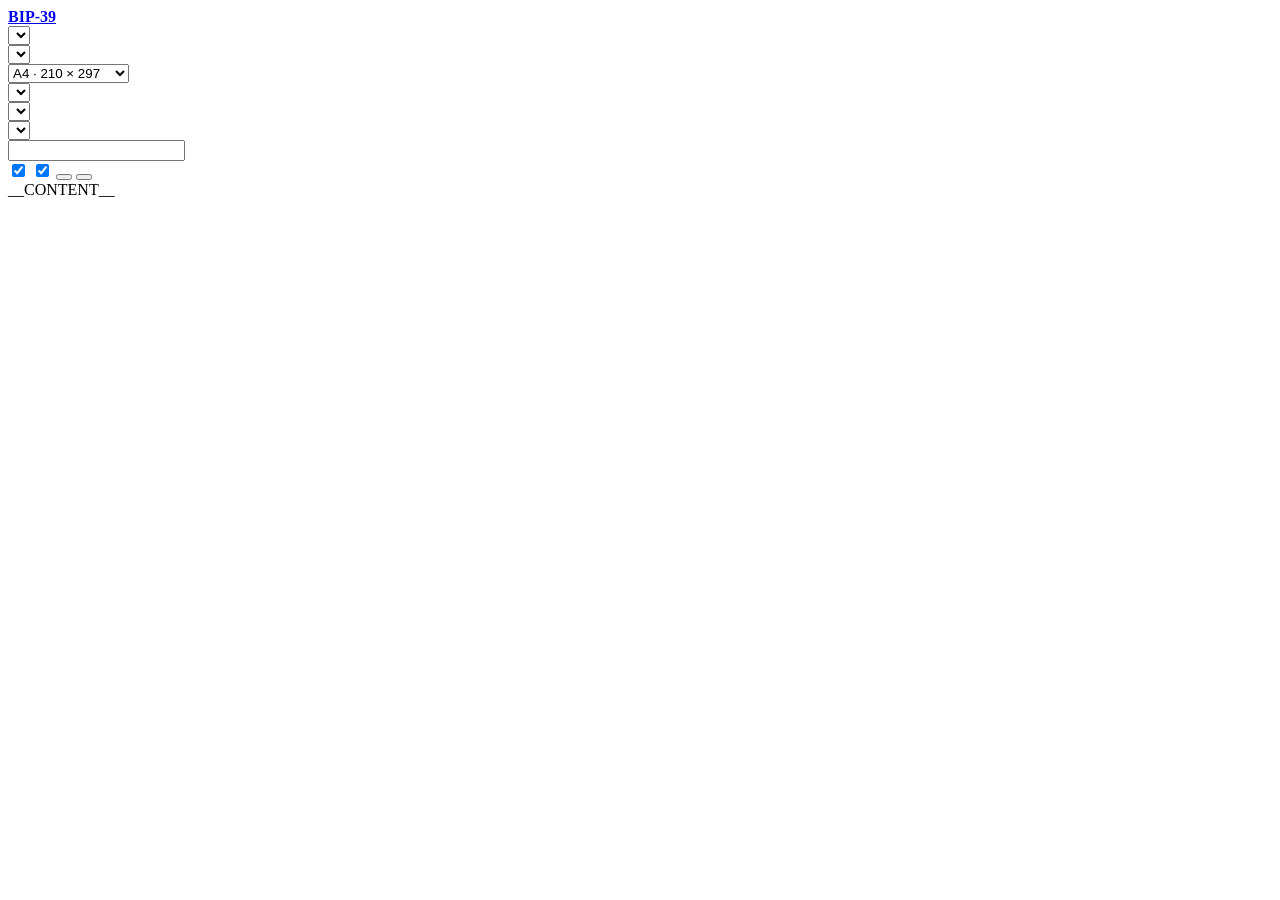
<file: src/template.html>
<!DOCTYPE html>
<html lang="en">
<head>
<meta charset="utf-8">
<meta name="viewport" content="width=device-width, initial-scale=1">
<title>BIP-39 seed phrase entropy: the 2048-word list, dice generation, and how not to lose your coins</title>
<meta name="description" content="What entropy is and why a BIP-39 seed phrase needs 128 bits of it. The wallets emptied when the number was small. How to generate a phrase with dice, add a passphrase or multisig, and print the whole 2048-word list. Offline, no network code, no tracking.">
<meta name="author" content="Chemaclass">
<meta name="robots" content="index, follow, max-image-preview:large, max-snippet:-1">
<meta name="color-scheme" content="dark light">
<meta name="theme-color" content="#121212" media="(prefers-color-scheme: dark)">
<meta name="theme-color" content="#ffffff" media="(prefers-color-scheme: light)">
<link rel="canonical" href="https://chemaclass.github.io/bip39-entropy/">

<meta property="og:type" content="website">
<meta property="og:site_name" content="BIP-39 entropy">
<meta property="og:url" content="https://chemaclass.github.io/bip39-entropy/">
<meta property="og:title" content="BIP-39 seed phrase entropy, in one offline page">
<meta property="og:description" content="Why a seed phrase is only as strong as the number behind it, the wallets emptied when that number was small, and how to make one yourself with dice. Plus the printable 2048-word list.">
<meta property="og:locale" content="en">
<meta property="og:locale:alternate" content="es">
<meta property="og:image" content="https://chemaclass.github.io/bip39-entropy/og.png">
<meta property="og:image:width" content="1200">
<meta property="og:image:height" content="630">
<meta property="og:image:alt" content="BIP-39 entropy: the 2048 word list as an eleven-bit address space">
<meta name="twitter:card" content="summary_large_image">
<meta name="twitter:title" content="BIP-39 seed phrase entropy, in one offline page">
<meta name="twitter:description" content="Why a seed phrase is only as strong as the number behind it, and how to make one yourself with dice.">
<meta name="twitter:image" content="https://chemaclass.github.io/bip39-entropy/og.png">

<!-- A grid of the word list, drawn rather than fetched, so the tab icon costs no request. -->
<link rel="icon" href="data:image/svg+xml,%3Csvg xmlns='http://www.w3.org/2000/svg' viewBox='0 0 32 32'%3E%3Crect width='32' height='32' fill='%23111111'/%3E%3Cg fill='%23ffffff'%3E%3Crect x='6' y='7' width='5' height='3'/%3E%3Crect x='13' y='7' width='9' height='3'/%3E%3Crect x='6' y='12' width='9' height='3'/%3E%3Crect x='17' y='12' width='5' height='3'/%3E%3Crect x='6' y='17' width='5' height='3'/%3E%3Crect x='13' y='17' width='13' height='3'/%3E%3C/g%3E%3Crect x='6' y='22' width='13' height='3' fill='%23d4211b'/%3E%3C/svg%3E">
<script type="application/ld+json">
[
 {
  "@context": "https://schema.org",
  "@type": "WebSite",
  "@id": "https://chemaclass.github.io/bip39-entropy/#website",
  "url": "https://chemaclass.github.io/bip39-entropy/",
  "name": "BIP-39 entropy",
  "description": "Why a BIP-39 seed phrase is only as strong as the number behind it, what happened when that number was small, and how to generate one yourself with dice or a coin.",
  "inLanguage": [
   "en",
   "es"
  ],
  "author": {
   "@type": "Person",
   "name": "Chemaclass",
   "url": "https://chemaclass.com"
  },
  "license": "https://opensource.org/licenses/MIT",
  "isAccessibleForFree": true
 },
 {
  "@context": "https://schema.org",
  "@type": "SoftwareApplication",
  "@id": "https://chemaclass.github.io/bip39-entropy/#tools",
  "name": "BIP-39 dice and coin generator, and printable word list",
  "url": "https://chemaclass.github.io/bip39-entropy/",
  "applicationCategory": "UtilitiesApplication",
  "operatingSystem": "Any browser, including with no network",
  "offers": {
   "@type": "Offer",
   "price": "0",
   "priceCurrency": "USD"
  },
  "description": "Build 128 or 256 bits of entropy from dice or coin throws and watch it become a BIP-39 phrase, print the full 2048-word list as an eleven-bit grid, or print a blank worksheet to do it away from a computer.",
  "featureList": [
   "Dice and coin entropy with rejection sampling",
   "BIP-39 checksum and word derivation",
   "Printable 2048-word poster as PDF",
   "Blank dice and coin worksheet",
   "Offline, no network requests"
  ]
 },
 {
  "@context": "https://schema.org",
  "@type": "FAQPage",
  "@id": "https://chemaclass.github.io/bip39-entropy/#faq",
  "mainEntity": [
   {
    "@type": "Question",
    "name": "Should I use 12 or 24 words?",
    "acceptedAnswer": {
     "@type": "Answer",
     "text": "Twelve words carry 128 bits of entropy and twenty-four carry 256. 128 bits is already past what brute force can reach, so 24 is not stronger against any attack that exists today. It is a hedge against future cryptanalysis and against Grover-style quantum search. Both lengths work in every conforming wallet."
    }
   },
   {
    "@type": "Question",
    "name": "Can I choose the words of my seed phrase myself?",
    "acceptedAnswer": {
     "@type": "Answer",
     "text": "No. Entropy is measured against what an attacker knows about how you chose, not against how arbitrary the result feels. Picking twelve words from a shortlist of thirty-two memorable ones is sixty bits, which a serious hardware budget works through. The checksum will not save you, because it checks transcription and nothing else."
    }
   },
   {
    "@type": "Question",
    "name": "Is it safe to print the whole BIP-39 word list?",
    "acceptedAnswer": {
     "@type": "Answer",
     "text": "Yes. The list is public and identical in every wallet, so a printed copy reveals nothing. What is dangerous is marking your own words on it. Twelve ticks on a grid of 2048 is a plaintext copy of your recovery phrase."
    }
   },
   {
    "@type": "Question",
    "name": "What is a BIP-39 passphrase, the 25th word?",
    "acceptedAnswer": {
     "@type": "Answer",
     "text": "An extra secret mixed into the derivation, so the same twelve words with a different passphrase produce a completely different wallet. It means the paper backup alone cannot spend. It has no checksum, a typo opens a valid empty wallet instead of failing, and forgetting it loses the coins as completely as losing the phrase."
    }
   },
   {
    "@type": "Question",
    "name": "Does the order of the seed phrase words matter?",
    "acceptedAnswer": {
     "@type": "Answer",
     "text": "Completely. The phrase is one number cut into eleven-bit groups, and each word is the group at a fixed position. Moving two words changes the number. A swap usually fails the checksum, but about one such mistake in sixteen passes it on a twelve-word phrase."
    }
   }
  ]
 }
]
</script>
<style id="pagestyle">@page { size: 210mm 297mm; margin: 0; }</style>
<style>
__CSS__
</style>
</head>
<body>

<a class="skip" id="skip" href="#main-content" data-t="nav.skip"></a>

<div class="chrome">
  <div class="top">
    <div class="top-in">
      <a class="brand" id="brandlink" href="#poster"><b>BIP-39</b><span data-t="brand.tag"></span></a>
      <div class="tabs-row">
        <nav class="tabs" id="tabs" data-t-attr="aria-label:nav.aria">
          <span class="tabs-g">
            <a href="#start" data-view="start" data-t="nav.start"></a>
            <a href="#learn" data-view="learn" data-t="nav.learn"></a>
            <a href="#protect" data-view="protect" data-t="nav.protect"></a>
            <a href="#faq" data-view="faq" data-t="nav.faq"></a>
          </span>
          <span class="tabs-sep" data-t="nav.tools"></span>
          <span class="tabs-g tabs-tools">
            <a href="#poster" data-view="poster" data-t="nav.poster"></a>
            <a href="#roll" data-view="roll" data-t="nav.roll"></a>
          </span>
        </nav>
      </div>
      <div class="top-act">
        <div class="langsel">
          <label for="theme" class="vh" data-t="theme.label"></label>
          <select id="theme" data-t-attr="aria-label:theme.label;title:theme.hint"></select>
        </div>
        <div class="langsel">
          <label for="lang" class="vh" data-t="lang.label"></label>
          <select id="lang" data-t-attr="aria-label:lang.label"></select>
        </div>
      </div>
    </div>
  </div>

  <div class="bar" id="bar">
    <div class="bar-in">
      <div class="ctl">
        <label for="paper" data-t="bar.paper"></label>
        <select id="paper">
          <option value="A4" selected>A4 · 210 × 297</option>
          <option value="A3">A3 · 297 × 420</option>
          <option value="A2">A2 · 420 × 594</option>
          <option value="A1">A1 · 594 × 841</option>
          <option value="Letter">Letter · 8.5 × 11</option>
          <option value="Tabloid">Tabloid · 11 × 17</option>
        </select>
      </div>

      <div class="ctl">
        <label for="orient" data-t="bar.orientation"></label>
        <select id="orient">
          <option value="p" selected data-t="orient.portrait"></option>
          <option value="l" data-t="orient.landscape"></option>
        </select>
      </div>

      <div class="ctl">
        <label for="split" data-t="bar.grid"></label>
        <select id="split">
          <option value="auto" selected data-t="grid.auto"></option>
          <option value="16x128:16x128" data-t="grid.16x128"></option>
          <option value="32x64:32x64" data-t="grid.32x64"></option>
          <option value="16x128:16x64" data-t="grid.16x64"></option>
          <option value="16x128:8x128" data-t="grid.8x128"></option>
          <option value="16x128:8x64" data-t="grid.8x64"></option>
          <option value="16x128:4x64" data-t="grid.4x64"></option>
        </select>
      </div>

      <div class="ctl">
        <label for="face" data-t="bar.face"></label>
        <select id="face">
          <option value="grot" selected data-t="face.grot"></option>
          <option value="serif" data-t="face.serif"></option>
          <option value="mono" data-t="face.mono"></option>
        </select>
      </div>

      <div class="ctl">
        <label for="find" data-t="bar.find"></label>
        <input id="find" type="search" data-t-attr="placeholder:bar.findPlaceholder" autocomplete="off" spellcheck="false">
      </div>

      <div class="ctl">
        <div class="toggles">
          <label class="tg"><input type="checkbox" id="prefix" checked> <span data-t="toggle.prefix"></span></label>
          <label class="tg"><input type="checkbox" id="rules" checked> <span data-t="toggle.rules"></span></label>
          <button id="pdf" data-t="btn.pdf"></button>
          <button class="btn-print" id="print" data-t="btn.print"></button>
        </div>
      </div>
    </div>

    <div class="readout" id="readout"></div>
  </div>
</div>

<main id="main-content" tabindex="-1">
  <div class="view" id="view-poster">
    <div class="stage" id="stage"></div>
  </div>

__CONTENT__

  <div class="view" id="view-roll" hidden>
    <section class="roll">
      <h2 class="roll-h" data-t="roll.title"></h2>
      <p class="roll-lead"><span data-t="roll.lead"></span> <span id="rollleadlink"></span></p>

      <aside class="roll-warn"><b data-t="roll.warnLead"></b> <span id="rollwarntext"></span></aside>

      <div class="roll-ctl">
        <div class="ctl">
          <label for="strength" data-t="roll.length"></label>
          <select id="strength">
            <option value="12" selected data-t="roll.words12"></option>
            <option value="24" data-t="roll.words24"></option>
          </select>
        </div>
        <div class="ctl">
          <label for="method" data-t="roll.source"></label>
          <select id="method">
            <option value="dice" selected data-t="roll.dice"></option>
            <option value="coin" data-t="roll.coin"></option>
          </select>
        </div>
        <div class="ctl">
          <label for="rollload" data-t="roll.load"></label>
          <div class="toggles">
            <input id="rollload" type="text" inputmode="numeric" autocomplete="off"
                   spellcheck="false" data-t-attr="placeholder:roll.loadPlaceholder">
            <button id="rollloadgo" data-t="btn.load"></button>
          </div>
        </div>
        <div class="ctl">
          <div class="toggles">
            <button id="rollundo" data-t="btn.undo"></button>
            <button id="rollclear" data-t="btn.clear"></button>
            <button id="rollsheet" data-t="btn.worksheet"></button>
          </div>
        </div>
      </div>

      <p class="roll-err" id="rollerr" hidden></p>

      <div class="roll-pad" id="rollpad"></div>
      <p class="roll-hint" id="rollhint"></p>

      <div class="roll-meter"><div class="roll-meter-fill" id="rollfill"></div></div>
      <div class="roll-count" id="rollcount"></div>

      <div class="roll-bits" id="rollbits"></div>
      <div class="roll-out" id="rollout"></div>
    </section>
  </div>
</main>

<footer class="foot">
  <div class="foot-in">
    <span class="foot-lic" data-t="footer.licence"></span>
    <nav class="foot-links" data-t-attr="aria-label:footer.aria">
      <a href="https://github.com/Chemaclass/bip39-entropy" target="_blank" rel="noopener"
         data-t="footer.source"></a>
      <a href="https://github.com/Chemaclass/bip39-entropy/blob/main/LICENSE" target="_blank"
         rel="noopener" data-t="footer.licenceLink"></a>
      <a href="https://chemaclass.com" target="_blank" rel="noopener"
         data-t="footer.site"></a>
      <a id="save" href="index.html" download="bip39-entropy.html"
         data-t="nav.save" data-t-attr="title:nav.saveHint"></a>
      <a href="https://chemaclass.com/sponsor/" target="_blank" rel="noopener"
         class="foot-sponsor" data-t="footer.sponsor"></a>
    </nav>
  </div>
  <p class="foot-note" data-t="footer.note"></p>
</footer>

<script>
__JS__
</script>
</body>
</html>
</file>
